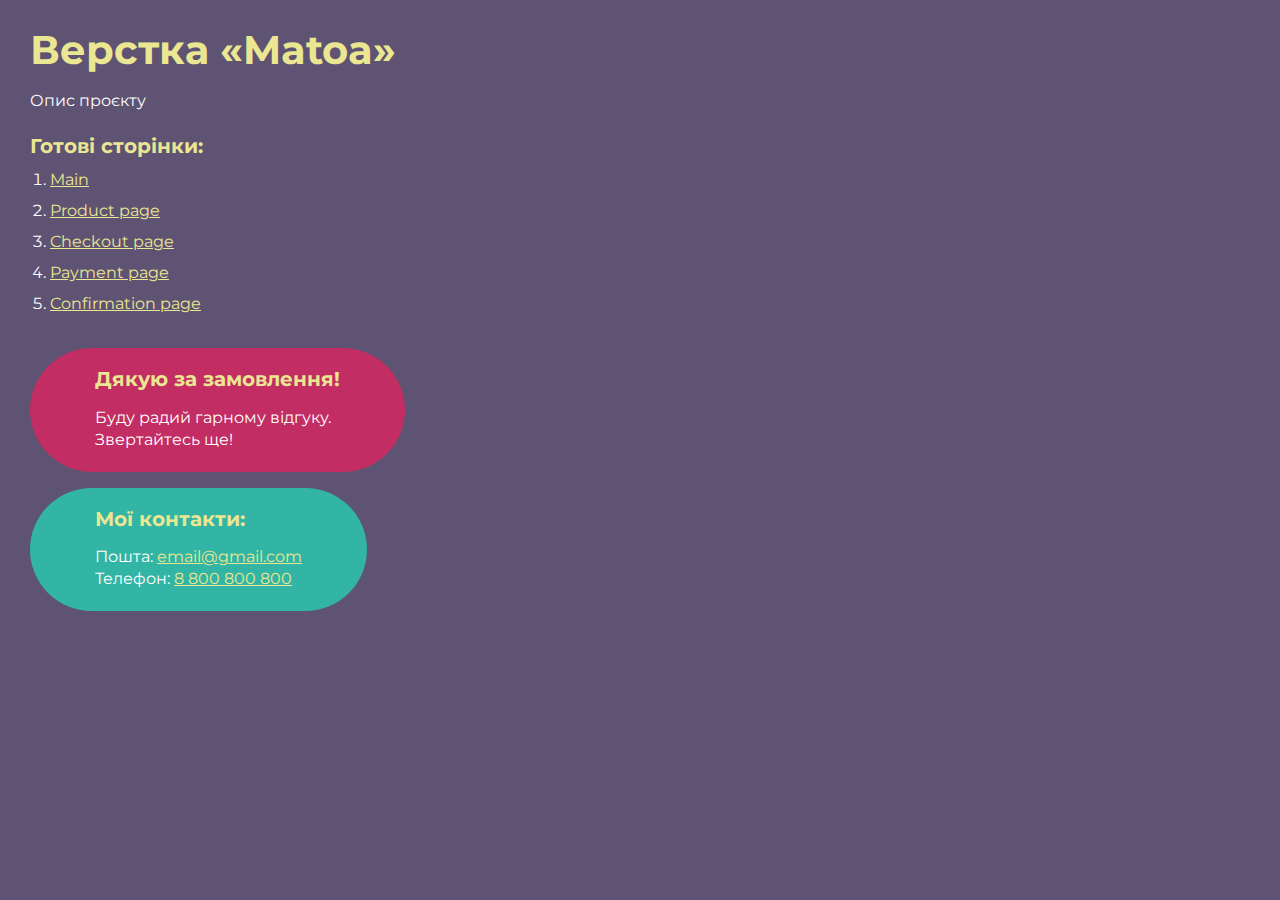
<file: index.html>
<!DOCTYPE html>
<html>

<head>
	<meta charset="UTF-8">
	<meta name="viewport" content="width=device-width, initial-scale=1.0">
	<title>Верстка «Matoa»</title>
</head>

<body>
	<div class="rootpage">
		<h1>Верстка «Matoa»</h1>
		<div class="rootpage__info">
			Опис проєкту
		</div>
		<h2>Готові сторінки:</h2>
		<ol class="rootpage__list">
			<li><a target="_blank" href="home.html">Main</a></li>
			<li><a target="_blank" href="product.html">Product page</a></li>
			<li><a target="_blank" href="checkout.html">Checkout page</a></li>
			<li><a target="_blank" href="payment.html">Payment page</a></li>
			<li><a target="_blank" href="confirmation.html">Confirmation page</a></li>
		</ol>
		<div class="rootpage__tnx">
			<h2>Дякую за замовлення!</h2>
			<p>Буду радий гарному відгуку.</p>
			<p>Звертайтесь ще!</p>
		</div>
		<div class="rootpage__contacts">
			<h2>Мої контакти:</h2>
			<p>Пошта: <a href="mailto:email@gmail.com">email@gmail.com</a></p>
			<p>Телефон: <a href="tel:8800800800">8 800 800 800</a></p>
		</div>
	</div>
</body>
<style>
	@charset "UTF-8";
	@import url("https://fonts.googleapis.com/css?family=Montserrat:regular,700&display=swap");

	*,
	*::before,
	*::after {
		padding: 0px;
		margin: 0px;
		border: 0px;
		box-sizing: border-box;
	}

	html,
	body {
		height: 100%;
		margin: 0;
		padding: 0;
		min-width: 320px;
		width: 100%;
		color: #fff;
		background-color: #5e5373;
	}

	body {
		font-family: Montserrat;
		font-size: 100%;
		line-height: 1;
		font-size: 1rem;
	}

	a {
		text-decoration: underline;
		color: #ebe691
	}

	a:visited {
		text-decoration: underline;
		color: #aaa768;
	}

	a:hover {
		text-decoration: none;
	}

	ul li {
		list-style: none;
	}

	img {
		vertical-align: top;
	}

	.wrapper {
		width: 100%;
		min-height: 100%;
		overflow: hidden;
	}

	.rootpage {
		padding: 30px;
		display: flex;
		flex-direction: column;
		align-items: flex-start;
	}

	@media (max-width: 767px) {
		.rootpage {
			padding: 30px 15px;
		}
	}

	h1 {
		color: #ebe691;
		font-size: 2.5rem;
		margin: 0px 0px 1.25rem 0px;
	}

	@media (max-width: 767px) {
		h1 {
			font-size: 1.85rem;
			margin: 0px 0px 1.25rem 0px;
		}
	}

	h2 {
		color: #ebe691;
		font-size: 1.25rem;
		margin: 0px 0px 1rem 0px;
	}

	@media (max-width: 767px) {
		h2 {
			font-size: 1.125rem;
			margin: 0px 0px 1rem 0px;
		}
	}

	.rootpage__info {
		line-height: 140%;
		margin: 0px 0px 1.5rem 0px;
	}

	.rootpage__list {
		margin: 0px 0px 2.25rem 1.25rem;
	}

	.rootpage__list li:not(:last-child) {
		margin: 0px 0px 15px 0px;
	}

	.rootpage__contacts,
	.rootpage__tnx {
		border-radius: 200px;
		padding: 20px 65px;
		line-height: 140%;
	}

	@media (max-width: 767px) {

		.rootpage__contacts,
		.rootpage__tnx {
			border-radius: 40px;
			padding: 20px;
		}
	}

	.rootpage__contacts {
		background: #32b5a4;

	}

	.rootpage__contacts a {
		color: #ebe691;
	}

	.rootpage__tnx {
		background: #c22d63;
		margin: 0px 0px 1rem 0px;
	}
</style>

</html>
</file>
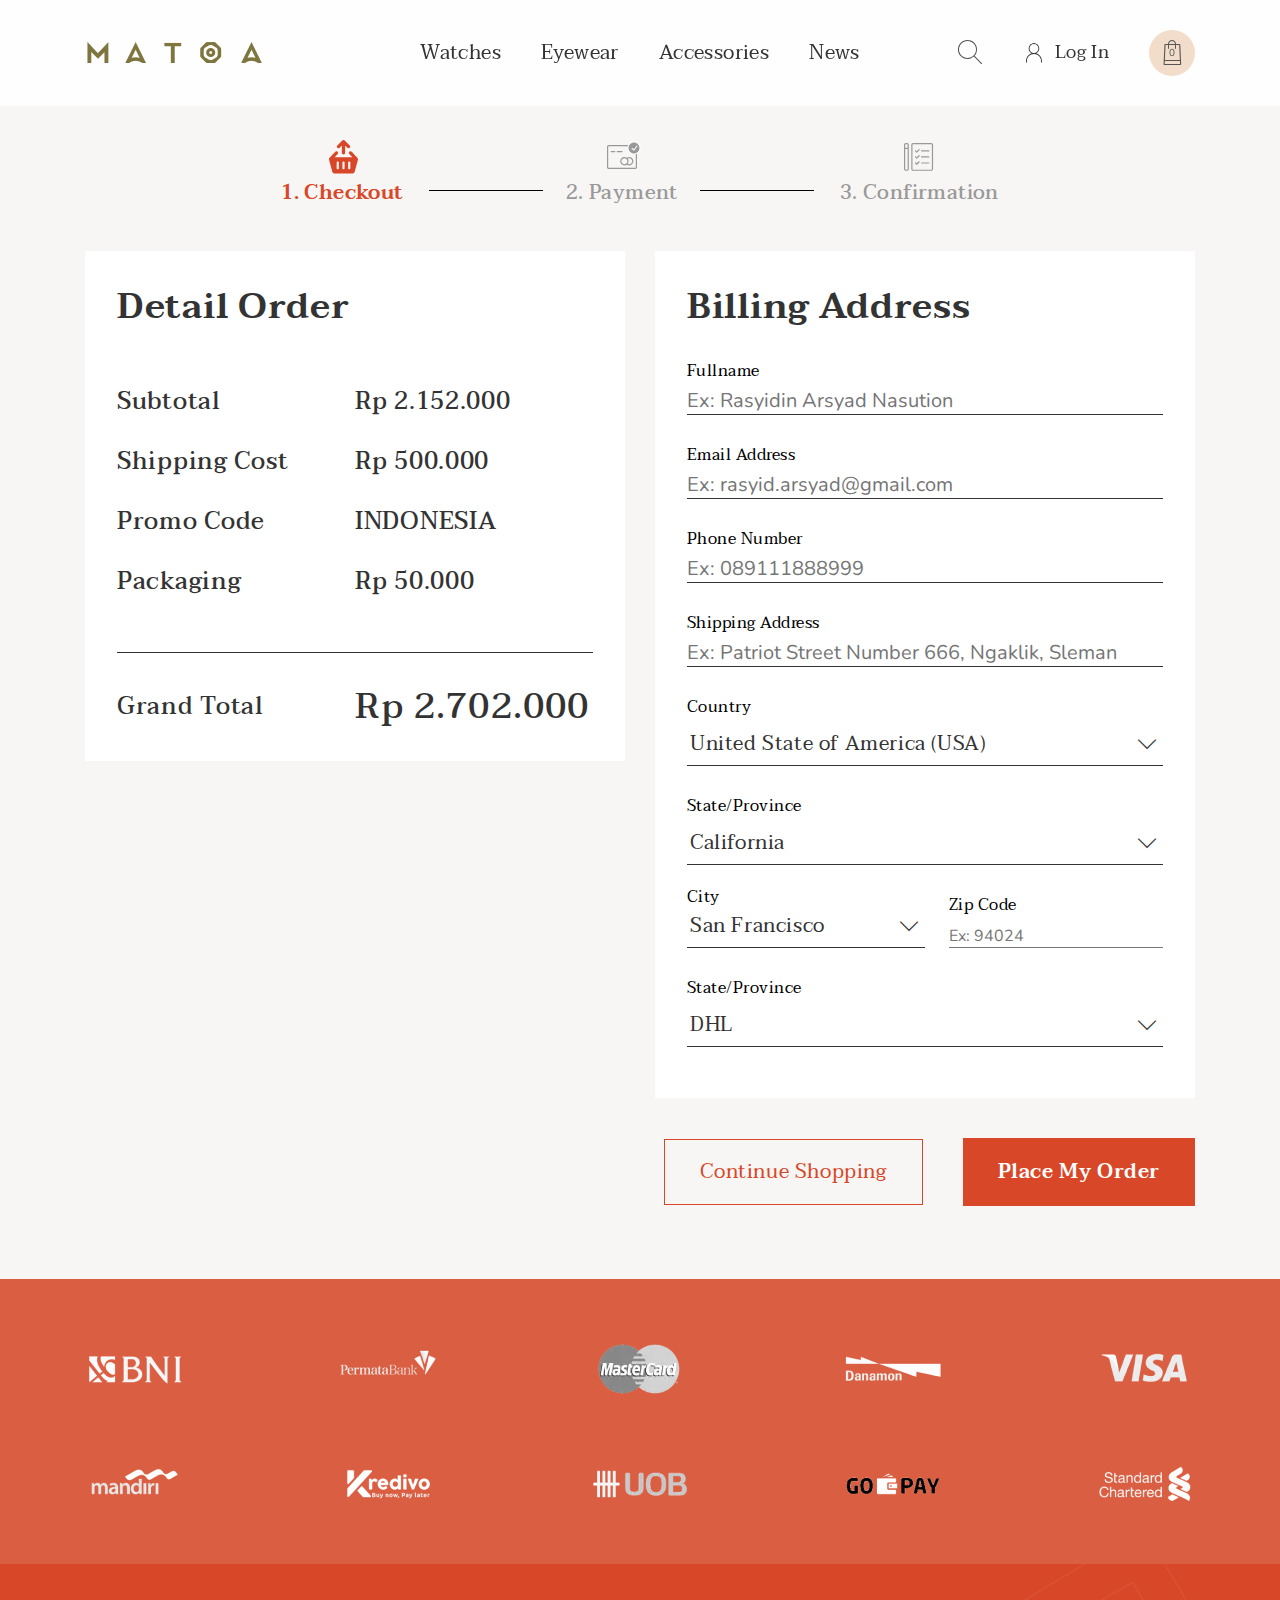
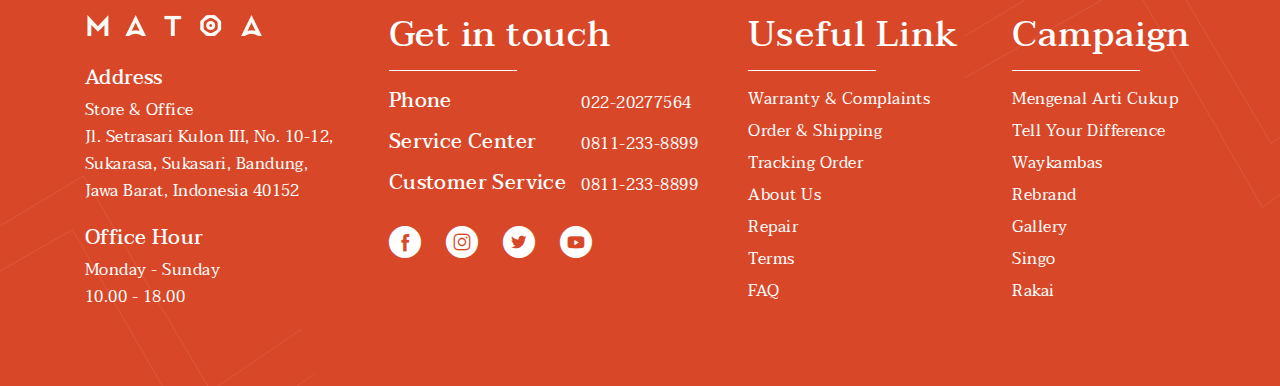
<file: checkout.html>
<!DOCTYPE html>
<html lang="en">

<head>
	<title>Checkout page</title>
	<meta charset="UTF-8">
	<meta name="format-detection" content="telephone=no">
	<!-- <style>body{opacity: 0;}</style> -->
	<link rel="stylesheet" href="css/style.min.css?_v=20231129140637">
	<link rel="shortcut icon" href="favicon.ico">
	<!-- <meta name="robots" content="noindex, nofollow"> -->
	<meta name="viewport" content="width=device-width, initial-scale=1.0">
</head>

<body>
	<div class="wrapper">
		<header class="header" data-lp>
			<div class="header__container">
				<a href class="header__logo"><picture><source srcset="img/logo.webp" type="image/webp"><img src="img/logo.png" alt></picture></a>
				<div class="header__menu menu">
					<nav class="menu__body">
						<ul class="menu__list">
							<li class="menu__item"><a href class="menu__link">Watches</a></li>
							<li class="menu__item"><a href class="menu__link">Eyewear</a></li>
							<li class="menu__item"><a href class="menu__link">Accessories</a></li>
							<li class="menu__item"><a href class="menu__link">News</a></li>
						</ul>
						<!-- here -->
					</nav>
				</div>
				<div class="header__actions actions-header">
					<a data-popup="#search" href class="actions-header__search _icon-search"></a>
					<a data-da=".menu__body, 400" href class="actions-header__login _icon-user">Log
						In</a>
					<a data-popup="#cart" href class="actions-header__cart _icon-cart"><span>0</span></a>
					<button type="button" class="icon-menu"><span></span></button>
				</div>
			</div>
		</header>
		<main class="checkout-page">
			<div class="checkout-page__checkout checkout">
				<div class="checkout__container">
					<div class="checkout__road road-checkout">
						<a href="#" class="road-checkout__checkout road-checkout__checkout--orange">
							<div class="road-checkout__image">
								<img src="img/checkout/01.svg" alt="Image">
							</div>
							<div class="road-checkout__lable">1. Checkout</div>
						</a>
						<a href="#" class="road-checkout__checkout">
							<div class="road-checkout__image">
								<img src="img/checkout/02.svg" alt="Image">
							</div>
							<div class="road-checkout__lable">2. Payment</div>
						</a>
						<a href="#" class="road-checkout__checkout">
							<div class="road-checkout__image">
								<img src="img/checkout/03.svg" alt="Image">
							</div>
							<div class="road-checkout__lable">3. Confirmation</div>
						</a>
					</div>
					<form action="#" class="checkout__body body-checkout">
						<div class="body-checkout__content">
							<div class="body-checkout__detail detail-checkout">
								<h3 class="detail-checkout__title order-title">Detail Order</h3>
								<div class="detail-checkout__info">
									<div class="detail-checkout__total">
										<div class="detail-checkout__total-lable">Subtotal</div>
										<div class="detail-checkout__total-price">Rp 2.152.000</div>
									</div>
									<div class="detail-checkout__shippping">
										<div class="detail-checkout__shippping-lable">Shipping Cost</div>
										<div class="detail-checkout__shippping-price">Rp 500.000</div>
									</div>
									<div class="detail-checkout__promo">
										<div class="detail-checkout__promo-lable">Promo Code</div>
										<div class="detail-checkout__promo-price">INDONESIA</div>
									</div>
									<div class="detail-checkout__packaging">
										<div class="detail-checkout__packaging-lable">Packaging</div>
										<div class="detail-checkout__packaging-price">Rp 50.000</div>
									</div>
								</div>
								<div class="detail-checkout__grandtotal">
									<div class="detail-checkout__grandtotal-lable">Grand Total</div>
									<div class="detail-checkout__grandtotal-price">Rp 2.702.000</div>
								</div>
							</div>
							<div class="body-checkout__billing billing-checkout">
								<div class="billing-checkout__form">
									<h3 class="billing-checkout__title order-title ">Billing Address</h3>
									<div class="billing-checkout__lines">
										<label for="l-1">Fullname</label>
										<div class="billing-checkout__line">
											<input id="l-1" autocomplete="off" type="text" name="name" data-error="Error" placeholder="Ex: Rasyidin Arsyad Nasution" class="input">
										</div>
									</div>
									<div class="billing-checkout__lines">
										<label for="l-2">Email Address</label>
										<div class="billing-checkout__line">
											<input id="l-2" autocomplete="off" type="email" name="email" data-error="Error" placeholder="Ex: rasyid.arsyad@gmail.com" class="input">
										</div>
									</div>
									<div class="billing-checkout__lines">
										<label for="l-3">Phone Number</label>
										<div class="billing-checkout__line">
											<input id="l-3" autocomplete="off" type="tel" name="tel" data-error="Error" placeholder="Ex: 089111888999" class="input">
										</div>
									</div>
									<div class="billing-checkout__lines">
										<label for="l-1">Shipping Address</label>
										<div class="billing-checkout__line">
											<input id="l-1" autocomplete="off" type="text" name="name" data-error="Error" placeholder="Ex: Patriot Street Number 666, Ngaklik, Sleman" class="input">
										</div>
									</div>
									<div class="billing-checkout__select-country ">
										<div class="billing-checkout__select-title">Country</div>
										<select name="form[]" data-class-modif="checkout">
											<option value="1" selected>United State of America (USA)</option>
											<option value="2">Canada</option>
											<option value="3">United State of America (USA)</option>
											<option value="4">Franch</option>
										</select>
									</div>
									<div class="billing-checkout__select-province ">
										<div class="billing-checkout__select-province-title">State/Province</div>
										<select name="form[]" data-class-modif="form">
											<option value="1" selected>California</option>
											<option value="2">California</option>
											<option value="3">California</option>
											<option value="4">California</option>
										</select>
									</div>
									<div class="billing-checkout__city-code">
										<div class="billing-checkout__city ">
											<div class="billing-checkout__city-title">City</div>
											<select name="form[]" data-class-modif="form">
												<option value="1" selected>San Francisco</option>
												<option value="2">San Francisco</option>
												<option value="3">San Francisco</option>
												<option value="4">San Francisco</option>
											</select>
										</div>
										<div class="billing-checkout__code ">
											<div class="billing-checkout__code-title">Zip Code</div>
											<div class="billing-checkout__code-line">
												<input autocomplete="off" type="text" name="code" placeholder="Ex: 94024" class="input">
											</div>

										</div>
									</div>
									<div class="billing-checkout__select-courier ">
										<div class="billing-checkout__select-courier-title">State/Province</div>
										<select name="form[]" data-class-modif="form">
											<option value="1" selected>DHL</option>
											<option value="2">DHL</option>
											<option value="3">DHL</option>
											<option value="4">DHL</option>
										</select>
									</div>
								</div>
							</div>
						</div>
						<div class="body-checkout__action">
							<button type="submit" class="border-button border-button_big">Continue
								Shopping</button>
							<button type="submit" class="button button_big">Place My Order</button>
						</div>
					</form>
				</div>
			</div>
			<div class="checkout-page__clients clients">
				<div class="clients__container">
					<div class="clients__item">
						<picture><source srcset="img/clients/01.webp" type="image/webp"><img src="img/clients/01.png" alt="Image"></picture>
					</div>
					<div class="clients__item">
						<picture><source srcset="img/clients/02.webp" type="image/webp"><img src="img/clients/02.png" alt="Image"></picture>
					</div>
					<div class="clients__item">
						<picture><source srcset="img/clients/03.webp" type="image/webp"><img src="img/clients/03.png" alt="Image"></picture>
					</div>
					<div class="clients__item">
						<picture><source srcset="img/clients/04.webp" type="image/webp"><img src="img/clients/04.png" alt="Image"></picture>
					</div>
					<div class="clients__item">
						<picture><source srcset="img/clients/05.webp" type="image/webp"><img src="img/clients/05.png" alt="Image"></picture>
					</div>
					<div class="clients__item">
						<picture><source srcset="img/clients/06.webp" type="image/webp"><img src="img/clients/06.png" alt="Image"></picture>
					</div>
					<div class="clients__item">
						<picture><source srcset="img/clients/07.webp" type="image/webp"><img src="img/clients/07.png" alt="Image"></picture>
					</div>
					<div class="clients__item">
						<picture><source srcset="img/clients/08.webp" type="image/webp"><img src="img/clients/08.png" alt="Image"></picture>
					</div>
					<div class="clients__item">
						<picture><source srcset="img/clients/09.webp" type="image/webp"><img src="img/clients/09.png" alt="Image"></picture>
					</div>
					<div class="clients__item">
						<picture><source srcset="img/clients/10.webp" type="image/webp"><img src="img/clients/10.png" alt="Image"></picture>
					</div>
				</div>
			</div>
		</main>
		<footer data-spollers="991.98,max" class="footer">
			<div class="footer__container">
				<div class="footer__column">
					<a href="#" class="footer__logo">
						<picture><source srcset="img/logo-footer.webp" type="image/webp"><img src="img/logo-footer.png" alt=""></picture>
					</a>
					<div class="footer__blocks">
						<div class="footer__block">
							<h3 class="footer__label label-footer">Address</h3>
							<div class="footer__text">
								<p>Store & Office</p>
								<p>Jl. Setrasari Kulon III, No. 10-12,</p>
								<p>Sukarasa, Sukasari, Bandung,</p>
								<p>Jawa Barat, Indonesia 40152</p>
							</div>
						</div>
						<div class="footer__block">
							<h3 class="footer__label label-footer">Office Hour</h3>
							<div class="footer__text">
								<p>Monday - Sunday</p>
								<p>10.00 - 18.00</p>
							</div>
						</div>
					</div>
				</div>
				<div class="footer__column">
					<button type="button" data-spoller class="footer__title title title_white _icon-arrow-select">Get in touch</button>
					<div class="footer__contacts contacts-footer">
						<div class="contacts-footer__body">
							<div class="contacts-footer__label label-footer">Phone</div>
							<a href="tel:02220277564" class="contacts-footer__value">022-20277564</a>
							<div class="contacts-footer__label label-footer">Service Center</div>
							<a href="tel:02220277564" class="contacts-footer__value">0811-233-8899</a>
							<div class="contacts-footer__label label-footer">Customer Service</div>
							<a href="tel:02220277564" class="contacts-footer__value">0811-233-8899</a>
							<div class="footer__social social">
								<a href="#" class="social__item _icon-s-facebook"></a>
								<a href="#" class="social__item _icon-s-instagram"></a>
								<a href="#" class="social__item _icon-s-twitter"></a>
								<a href="#" class="social__item _icon-s-youtube"></a>
							</div>
						</div>
					</div>
				</div>
				<div class="footer__column">
					<button type="button" data-spoller class="footer__title title title_white _icon-arrow-select">Useful Link</button>
					<nav class="footer__menu menu-footer">
						<ul class="menu-footer__list">
							<li class="menu-footer__item"><a href="" class="menu-footer__link">Warranty & Complaints</a></li>
							<li class="menu-footer__item"><a href="" class="menu-footer__link">Order & Shipping</a></li>
							<li class="menu-footer__item"><a href="" class="menu-footer__link">Tracking Order</a></li>
							<li class="menu-footer__item"><a href="" class="menu-footer__link">About Us</a></li>
							<li class="menu-footer__item"><a href="" class="menu-footer__link">Repair</a></li>
							<li class="menu-footer__item"><a href="" class="menu-footer__link">Terms</a></li>
							<li class="menu-footer__item"><a href="" class="menu-footer__link">FAQ</a></li>
						</ul>
					</nav>
				</div>
				<div class="footer__column">
					<button type="button" data-spoller class="footer__title title title_white _icon-arrow-select">Campaign</button>
					<nav class="footer__menu menu-footer">
						<ul class="menu-footer__list">
							<li class="menu-footer__item"><a href="" class="menu-footer__link">Mengenal Arti Cukup</a></li>
							<li class="menu-footer__item"><a href="" class="menu-footer__link">Tell Your Difference</a></li>
							<li class="menu-footer__item"><a href="" class="menu-footer__link">Waykambas</a></li>
							<li class="menu-footer__item"><a href="" class="menu-footer__link">Rebrand</a></li>
							<li class="menu-footer__item"><a href="" class="menu-footer__link">Gallery</a></li>
							<li class="menu-footer__item"><a href="" class="menu-footer__link">Singo</a></li>
							<li class="menu-footer__item"><a href="" class="menu-footer__link">Rakai</a></li>
						</ul>
					</nav>
				</div>
			</div>
		</footer>
	</div>
	<div id="search" aria-hidden="true" class="popup popup_search">
		<div class="popup__wrapper">
			<div class="popup__content">
				<button data-close type="button" class="popup__close"></button>
				<div class="popup__text">
					<form action="#" method="get" class="seach-form">
						<div class="seach-form__title title title_small">Search</div>
						<div class="seach-form__body">
							<div class="seach-form__line">
								<input data-required autocomplete="off" type="text" name="form[]" data-error="Error" placeholder="Пошук" class="seach-form__input input">
							</div>
							<button type="submit" class="button _icon-search"></button>
						</div>
					</form>
				</div>
			</div>
		</div>
	</div>

	<div id="cart" aria-hidden="true" class="popup popup_cart">
		<div class="popup__wrapper">
			<div class="popup__content">
				<button data-close type="button" class="popup__close"></button>
				<div class="popup__text">
					<form action="#" class="cart">
						<div class="cart__items">
							<div class="cart__item item-cart">
								<a href class="item-cart__image">
									<picture><source srcset="img/product/images/preview/01.webp" type="image/webp"><img src="img/product/images/preview/01.png" alt="Image"></picture>
								</a>
								<div class="item-cart__body">
									<a href class="item-cart__title">Way Kambas Mini Ebony</a>
									<div class="item-cart__old-price old-price">Rp 1.280.000</div>
									<div class="item-cart__price">Rp 1.024.000</div>
									<div class="item-cart__options options-item-cart">
										<div class="options-item-cart__label">Custom Engrave</div>
										<div class="options-item-cart__value">“Happy | Birthday | from”</div>
									</div>
								</div>
								<div class="item-cart__info">
									<div class="item-cart__packaging">
										<div class="item-cart__label">Select Packaging</div>
										<select name="form[]" data-class-modif="cart">
											<option value="1" selected>Wooden Packaging (Rp 50.000)</option>
											<option value="2">Wooden Packaging (Rp 40.000)</option>
											<option value="3">Wooden Packaging (Rp 30.000)</option>
											<option value="4">Wooden Packaging (Rp 20.000)</option>
										</select>
									</div>
									<div class="item-cart__actions">
										<div data-quantity class="item-cart__quantity quantity">
											<button data-quantity-minus type="button" class="quantity__button quantity__button_minus"></button>
											<div class="quantity__input">
												<input data-quantity-value autocomplete="off" type="text" name="form[]" value="1">
											</div>
											<button data-quantity-plus type="button" class="quantity__button quantity__button_plus"></button>
										</div>
										<div class="item-cart__total">Rp 2.048.000</div>
										<button class="item-cart__delete _icon-delete"></button>
									</div>
								</div>
							</div>
							<div class="cart__item item-cart">
								<a href class="item-cart__image">
									<picture><source srcset="img/product/images/preview/02.webp" type="image/webp"><img src="img/product/images/preview/02.png" alt="Image"></picture>
								</a>
								<div class="item-cart__body">
									<a href class="item-cart__title">Way Kambas Mini Ebony</a>
									<div class="item-cart__price">Rp 1.024.000</div>
									<div class="item-cart__options options-item-cart">
										<div class="options-item-cart__label">Custom Engrave</div>
										<div class="options-item-cart__value">“Happy | Birthday | from”</div>
									</div>
								</div>
								<div class="item-cart__info">
									<div class="item-cart__packaging">
										<div class="item-cart__label">Select Packaging</div>
										<select name="form[]" data-class-modif="cart">
											<option value="1" selected>Wooden Packaging (Rp 50.000)</option>
											<option value="2">Wooden Packaging (Rp 40.000)</option>
											<option value="3">Wooden Packaging (Rp 30.000)</option>
											<option value="4">Wooden Packaging (Rp 20.000)</option>
										</select>
									</div>
									<div class="item-cart__actions">
										<div data-quantity class="item-cart__quantity quantity">
											<button data-quantity-minus type="button" class="quantity__button quantity__button_minus"></button>
											<div class="quantity__input">
												<input data-quantity-value autocomplete="off" type="text" name="form[]" value="1">
											</div>
											<button data-quantity-plus type="button" class="quantity__button quantity__button_plus"></button>
										</div>
										<div class="item-cart__total">Rp 2.048.000</div>
										<button class="item-cart__delete _icon-delete"></button>
									</div>
								</div>
							</div>
						</div>
						<div class="cart__footer">
							<div class="cart__promo promo-cart">
								<label for="p-1" class="promo-cart__label">Kode Promo</label>
								<div class="promo-cart__line">
									<input id="p-1" autocomplete="off" type="text" name="promo" class="promo-cart__input">
								</div>
								<div class="promo-cart__info">35% OFF</div>
							</div>
							<div class="cart__total total-cart">
								<div class="total-cart__label">Total</div>
								<div class="total-cart__value">
									<div class="total-cart__old-price old-price">Rp 3.312.000</div>
									<div class="total-cart__price">Rp 2.152.000</div>
								</div>
							</div>
						</div>
						<button type="submit" class="cart__button button">Checkout</button>
					</form>
				</div>
			</div>
		</div>
	</div>
	<script src="js/app.min.js?_v=20231129140637"></script>
</body>

</html>
</file>
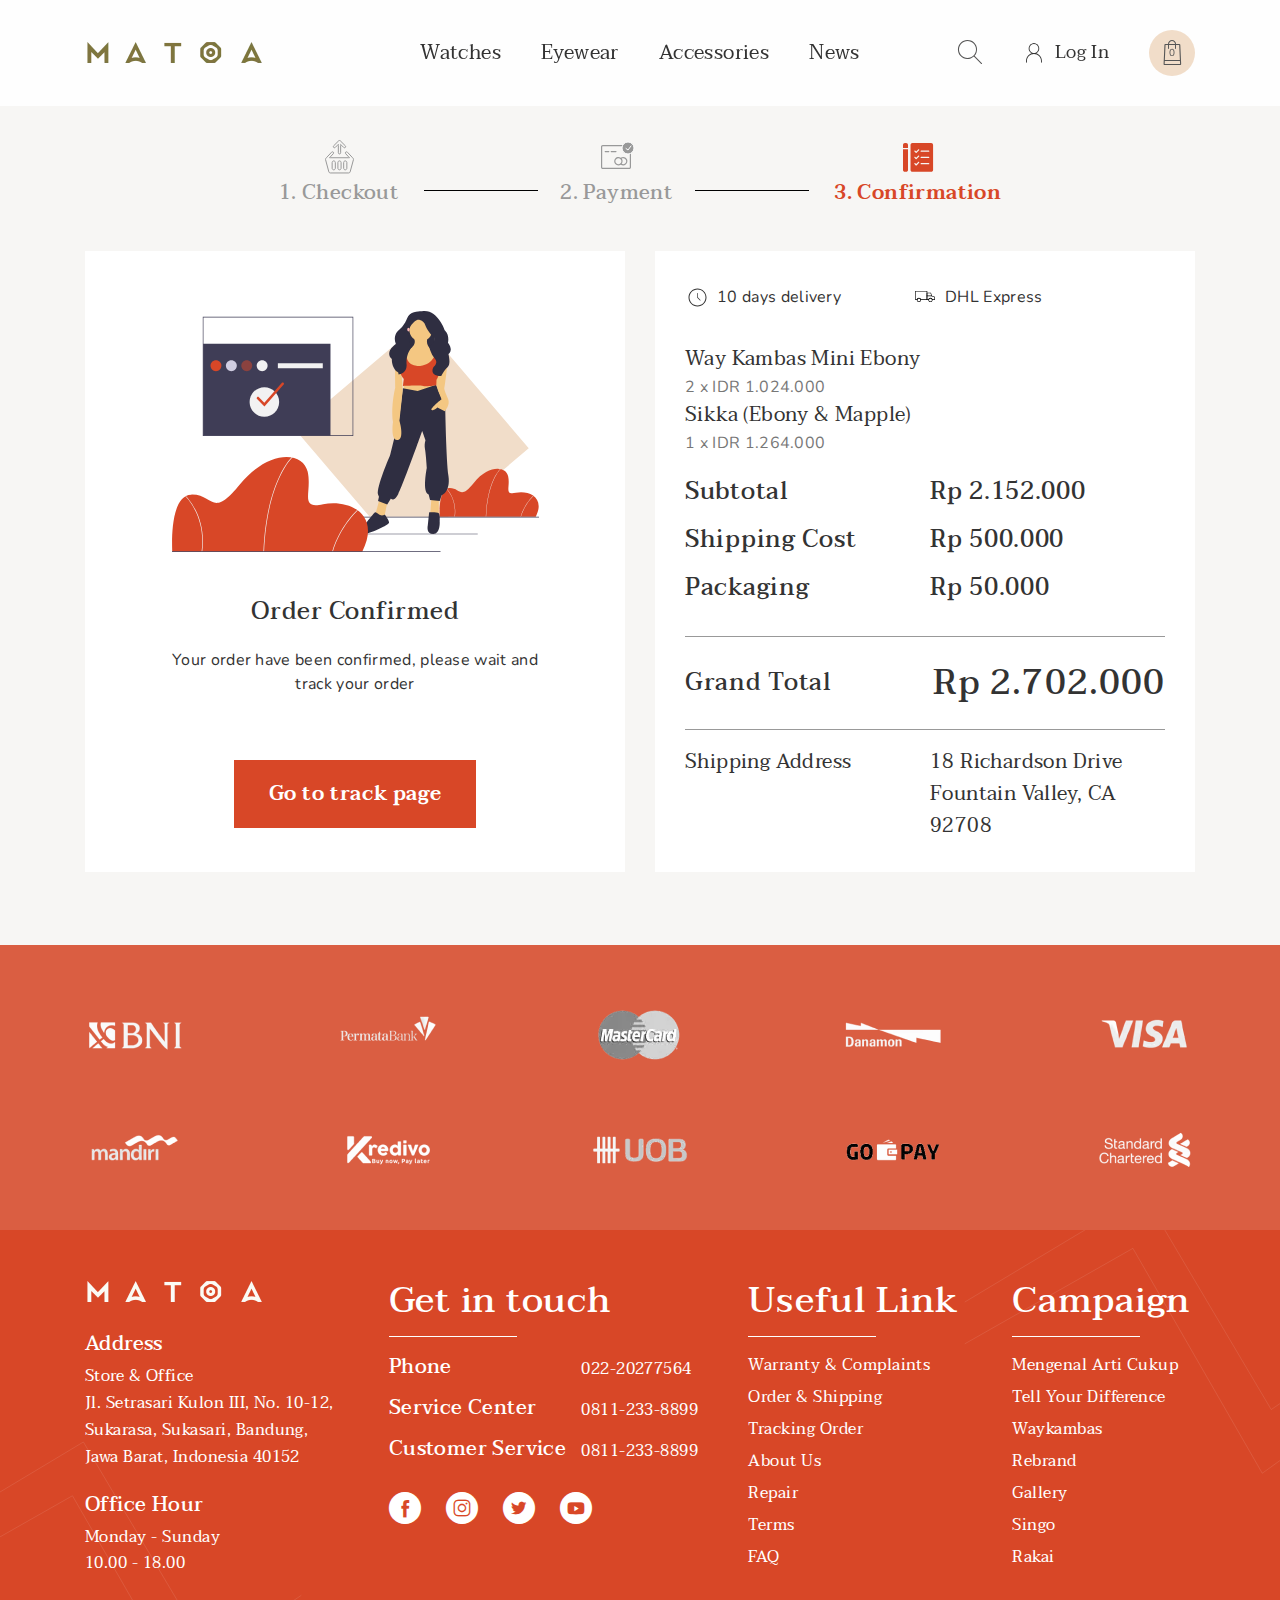
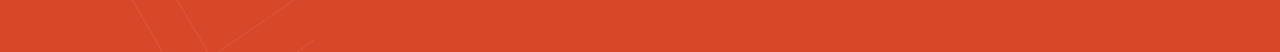
<file: confirmation.html>
<!DOCTYPE html>
<html lang="en">

<head>
	<title>Confirmation page</title>
	<meta charset="UTF-8">
	<meta name="format-detection" content="telephone=no">
	<!-- <style>body{opacity: 0;}</style> -->
	<link rel="stylesheet" href="css/style.min.css?_v=20231129140637">
	<link rel="shortcut icon" href="favicon.ico">
	<!-- <meta name="robots" content="noindex, nofollow"> -->
	<meta name="viewport" content="width=device-width, initial-scale=1.0">
</head>

<body>
	<div class="wrapper">
		<header class="header" data-lp>
			<div class="header__container">
				<a href class="header__logo"><picture><source srcset="img/logo.webp" type="image/webp"><img src="img/logo.png" alt></picture></a>
				<div class="header__menu menu">
					<nav class="menu__body">
						<ul class="menu__list">
							<li class="menu__item"><a href class="menu__link">Watches</a></li>
							<li class="menu__item"><a href class="menu__link">Eyewear</a></li>
							<li class="menu__item"><a href class="menu__link">Accessories</a></li>
							<li class="menu__item"><a href class="menu__link">News</a></li>
						</ul>
						<!-- here -->
					</nav>
				</div>
				<div class="header__actions actions-header">
					<a data-popup="#search" href class="actions-header__search _icon-search"></a>
					<a data-da=".menu__body, 400" href class="actions-header__login _icon-user">Log
						In</a>
					<a data-popup="#cart" href class="actions-header__cart _icon-cart"><span>0</span></a>
					<button type="button" class="icon-menu"><span></span></button>
				</div>
			</div>
		</header>
		<main class="confirmation-page ">
			<div class="confirmation-page__confirmation confirmation">
				<div class="confirmation__container">
					<div class="confirmation__road road-confirmation">
						<a href="#" class="road-confirmation__confirmation ">
							<div class="road-confirmation__image">
								<img src="img/confirmation/road/01.svg" alt="Image">
							</div>
							<div class="road-confirmation__lable">1. Checkout</div>
						</a>
						<a href="#" class="road-confirmation__confirmation ">
							<div class="road-confirmation__image">
								<img src="img/confirmation/road/02.svg" alt="Image">
							</div>
							<div class="road-confirmation__lable">2. Payment</div>
						</a>
						<a href="#" class="road-confirmation__confirmation road-confirmation__confirmation--orange">
							<div class="road-confirmation__image">
								<img src="img/confirmation/road/03.svg" alt="Image">
							</div>
							<div class="road-confirmation__lable">3. Confirmation</div>
						</a>
					</div>
					<div class="confirmation__content">
						<div class="confirmation__confirmed confirmed-body">

							<div class="confirmed-body__image">
								<img src="img/confirmation/order/01.svg" alt="Image">
							</div>
							<div class="confirmed-body__title">Order Confirmed</div>
							<div class="confirmed-body__text">Your order have been confirmed,
								please
								wait and track your order</div>

							<div class="confirmed-body__action">
								<button type="submit" class="button button_big">Go to track page</button>
							</div>
						</div>

						<div class="confirmation__body body-confirmation">
							<div class="body-confirmation__delivery delivery-confirmation">
								<div class="delivery-confirmation__time">10 days delivery</div>
								<div class="delivery-confirmation__express">DHL Express</div>
							</div>
							<div class="body-confirmation__product products-confirmation">
								<div class="products-confirmation__product">
									<div class="products-confirmation__name">Way Kambas Mini Ebony</div>
									<div class="products-confirmation__quantity">2 x IDR 1.024.000</div>
								</div>
								<div class="products-confirmation__product">
									<div class="products-confirmation__name">Sikka (Ebony & Mapple)</div>
									<div class="products-confirmation__quantity">1 x IDR 1.264.000</div>
								</div>
							</div>
							<div class="body-confirmation__prices price-confirmation">
								<div class="price-confirmation__total">
									<div class="price-confirmation__total-name">Subtotal</div>
									<div class="price-confirmation__total-value">Rp 2.152.000</div>
								</div>
								<div class="price-confirmation__shipping">
									<div class="price-confirmation__shipping-name">Shipping Cost</div>
									<div class="price-confirmation__shipping-value">Rp 500.000</div>
								</div>
								<div class="price-confirmation__packaging">
									<div class="price-confirmation__packaging-name">Packaging</div>
									<div class="price-confirmation__packaging-value">Rp 50.000</div>
								</div>
							</div>
							<div class="body-confirmation__grand-total">
								<div class="body-confirmation__grand-total-name">Grand Total</div>
								<div class="body-confirmation__grand-total-price">Rp 2.702.000</div>
							</div>
							<div class="body-confirmation__address">
								<div class="body-confirmation__address-name">Shipping Address</div>
								<div class="body-confirmation__address-value">18 Richardson Drive
									Fountain Valley, CA 92708</div>
							</div>
						</div>
					</div>
				</div>
			</div>
			<div class="confirmation-page__clients clients">
				<div class="clients__container">
					<div class="clients__item">
						<picture><source srcset="img/clients/01.webp" type="image/webp"><img src="img/clients/01.png" alt="Image"></picture>
					</div>
					<div class="clients__item">
						<picture><source srcset="img/clients/02.webp" type="image/webp"><img src="img/clients/02.png" alt="Image"></picture>
					</div>
					<div class="clients__item">
						<picture><source srcset="img/clients/03.webp" type="image/webp"><img src="img/clients/03.png" alt="Image"></picture>
					</div>
					<div class="clients__item">
						<picture><source srcset="img/clients/04.webp" type="image/webp"><img src="img/clients/04.png" alt="Image"></picture>
					</div>
					<div class="clients__item">
						<picture><source srcset="img/clients/05.webp" type="image/webp"><img src="img/clients/05.png" alt="Image"></picture>
					</div>
					<div class="clients__item">
						<picture><source srcset="img/clients/06.webp" type="image/webp"><img src="img/clients/06.png" alt="Image"></picture>
					</div>
					<div class="clients__item">
						<picture><source srcset="img/clients/07.webp" type="image/webp"><img src="img/clients/07.png" alt="Image"></picture>
					</div>
					<div class="clients__item">
						<picture><source srcset="img/clients/08.webp" type="image/webp"><img src="img/clients/08.png" alt="Image"></picture>
					</div>
					<div class="clients__item">
						<picture><source srcset="img/clients/09.webp" type="image/webp"><img src="img/clients/09.png" alt="Image"></picture>
					</div>
					<div class="clients__item">
						<picture><source srcset="img/clients/10.webp" type="image/webp"><img src="img/clients/10.png" alt="Image"></picture>
					</div>
				</div>
			</div>
		</main>
		<footer data-spollers="991.98,max" class="footer">
			<div class="footer__container">
				<div class="footer__column">
					<a href="#" class="footer__logo">
						<picture><source srcset="img/logo-footer.webp" type="image/webp"><img src="img/logo-footer.png" alt=""></picture>
					</a>
					<div class="footer__blocks">
						<div class="footer__block">
							<h3 class="footer__label label-footer">Address</h3>
							<div class="footer__text">
								<p>Store & Office</p>
								<p>Jl. Setrasari Kulon III, No. 10-12,</p>
								<p>Sukarasa, Sukasari, Bandung,</p>
								<p>Jawa Barat, Indonesia 40152</p>
							</div>
						</div>
						<div class="footer__block">
							<h3 class="footer__label label-footer">Office Hour</h3>
							<div class="footer__text">
								<p>Monday - Sunday</p>
								<p>10.00 - 18.00</p>
							</div>
						</div>
					</div>
				</div>
				<div class="footer__column">
					<button type="button" data-spoller class="footer__title title title_white _icon-arrow-select">Get in touch</button>
					<div class="footer__contacts contacts-footer">
						<div class="contacts-footer__body">
							<div class="contacts-footer__label label-footer">Phone</div>
							<a href="tel:02220277564" class="contacts-footer__value">022-20277564</a>
							<div class="contacts-footer__label label-footer">Service Center</div>
							<a href="tel:02220277564" class="contacts-footer__value">0811-233-8899</a>
							<div class="contacts-footer__label label-footer">Customer Service</div>
							<a href="tel:02220277564" class="contacts-footer__value">0811-233-8899</a>
							<div class="footer__social social">
								<a href="#" class="social__item _icon-s-facebook"></a>
								<a href="#" class="social__item _icon-s-instagram"></a>
								<a href="#" class="social__item _icon-s-twitter"></a>
								<a href="#" class="social__item _icon-s-youtube"></a>
							</div>
						</div>
					</div>
				</div>
				<div class="footer__column">
					<button type="button" data-spoller class="footer__title title title_white _icon-arrow-select">Useful Link</button>
					<nav class="footer__menu menu-footer">
						<ul class="menu-footer__list">
							<li class="menu-footer__item"><a href="" class="menu-footer__link">Warranty & Complaints</a></li>
							<li class="menu-footer__item"><a href="" class="menu-footer__link">Order & Shipping</a></li>
							<li class="menu-footer__item"><a href="" class="menu-footer__link">Tracking Order</a></li>
							<li class="menu-footer__item"><a href="" class="menu-footer__link">About Us</a></li>
							<li class="menu-footer__item"><a href="" class="menu-footer__link">Repair</a></li>
							<li class="menu-footer__item"><a href="" class="menu-footer__link">Terms</a></li>
							<li class="menu-footer__item"><a href="" class="menu-footer__link">FAQ</a></li>
						</ul>
					</nav>
				</div>
				<div class="footer__column">
					<button type="button" data-spoller class="footer__title title title_white _icon-arrow-select">Campaign</button>
					<nav class="footer__menu menu-footer">
						<ul class="menu-footer__list">
							<li class="menu-footer__item"><a href="" class="menu-footer__link">Mengenal Arti Cukup</a></li>
							<li class="menu-footer__item"><a href="" class="menu-footer__link">Tell Your Difference</a></li>
							<li class="menu-footer__item"><a href="" class="menu-footer__link">Waykambas</a></li>
							<li class="menu-footer__item"><a href="" class="menu-footer__link">Rebrand</a></li>
							<li class="menu-footer__item"><a href="" class="menu-footer__link">Gallery</a></li>
							<li class="menu-footer__item"><a href="" class="menu-footer__link">Singo</a></li>
							<li class="menu-footer__item"><a href="" class="menu-footer__link">Rakai</a></li>
						</ul>
					</nav>
				</div>
			</div>
		</footer>
	</div>
	<div id="search" aria-hidden="true" class="popup popup_search">
		<div class="popup__wrapper">
			<div class="popup__content">
				<button data-close type="button" class="popup__close"></button>
				<div class="popup__text">
					<form action="#" method="get" class="seach-form">
						<div class="seach-form__title title title_small">Search</div>
						<div class="seach-form__body">
							<div class="seach-form__line">
								<input data-required autocomplete="off" type="text" name="form[]" data-error="Error" placeholder="Пошук" class="seach-form__input input">
							</div>
							<button type="submit" class="button _icon-search"></button>
						</div>
					</form>
				</div>
			</div>
		</div>
	</div>

	<div id="cart" aria-hidden="true" class="popup popup_cart">
		<div class="popup__wrapper">
			<div class="popup__content">
				<button data-close type="button" class="popup__close"></button>
				<div class="popup__text">
					<form action="#" class="cart">
						<div class="cart__items">
							<div class="cart__item item-cart">
								<a href class="item-cart__image">
									<picture><source srcset="img/product/images/preview/01.webp" type="image/webp"><img src="img/product/images/preview/01.png" alt="Image"></picture>
								</a>
								<div class="item-cart__body">
									<a href class="item-cart__title">Way Kambas Mini Ebony</a>
									<div class="item-cart__old-price old-price">Rp 1.280.000</div>
									<div class="item-cart__price">Rp 1.024.000</div>
									<div class="item-cart__options options-item-cart">
										<div class="options-item-cart__label">Custom Engrave</div>
										<div class="options-item-cart__value">“Happy | Birthday | from”</div>
									</div>
								</div>
								<div class="item-cart__info">
									<div class="item-cart__packaging">
										<div class="item-cart__label">Select Packaging</div>
										<select name="form[]" data-class-modif="cart">
											<option value="1" selected>Wooden Packaging (Rp 50.000)</option>
											<option value="2">Wooden Packaging (Rp 40.000)</option>
											<option value="3">Wooden Packaging (Rp 30.000)</option>
											<option value="4">Wooden Packaging (Rp 20.000)</option>
										</select>
									</div>
									<div class="item-cart__actions">
										<div data-quantity class="item-cart__quantity quantity">
											<button data-quantity-minus type="button" class="quantity__button quantity__button_minus"></button>
											<div class="quantity__input">
												<input data-quantity-value autocomplete="off" type="text" name="form[]" value="1">
											</div>
											<button data-quantity-plus type="button" class="quantity__button quantity__button_plus"></button>
										</div>
										<div class="item-cart__total">Rp 2.048.000</div>
										<button class="item-cart__delete _icon-delete"></button>
									</div>
								</div>
							</div>
							<div class="cart__item item-cart">
								<a href class="item-cart__image">
									<picture><source srcset="img/product/images/preview/02.webp" type="image/webp"><img src="img/product/images/preview/02.png" alt="Image"></picture>
								</a>
								<div class="item-cart__body">
									<a href class="item-cart__title">Way Kambas Mini Ebony</a>
									<div class="item-cart__price">Rp 1.024.000</div>
									<div class="item-cart__options options-item-cart">
										<div class="options-item-cart__label">Custom Engrave</div>
										<div class="options-item-cart__value">“Happy | Birthday | from”</div>
									</div>
								</div>
								<div class="item-cart__info">
									<div class="item-cart__packaging">
										<div class="item-cart__label">Select Packaging</div>
										<select name="form[]" data-class-modif="cart">
											<option value="1" selected>Wooden Packaging (Rp 50.000)</option>
											<option value="2">Wooden Packaging (Rp 40.000)</option>
											<option value="3">Wooden Packaging (Rp 30.000)</option>
											<option value="4">Wooden Packaging (Rp 20.000)</option>
										</select>
									</div>
									<div class="item-cart__actions">
										<div data-quantity class="item-cart__quantity quantity">
											<button data-quantity-minus type="button" class="quantity__button quantity__button_minus"></button>
											<div class="quantity__input">
												<input data-quantity-value autocomplete="off" type="text" name="form[]" value="1">
											</div>
											<button data-quantity-plus type="button" class="quantity__button quantity__button_plus"></button>
										</div>
										<div class="item-cart__total">Rp 2.048.000</div>
										<button class="item-cart__delete _icon-delete"></button>
									</div>
								</div>
							</div>
						</div>
						<div class="cart__footer">
							<div class="cart__promo promo-cart">
								<label for="p-1" class="promo-cart__label">Kode Promo</label>
								<div class="promo-cart__line">
									<input id="p-1" autocomplete="off" type="text" name="promo" class="promo-cart__input">
								</div>
								<div class="promo-cart__info">35% OFF</div>
							</div>
							<div class="cart__total total-cart">
								<div class="total-cart__label">Total</div>
								<div class="total-cart__value">
									<div class="total-cart__old-price old-price">Rp 3.312.000</div>
									<div class="total-cart__price">Rp 2.152.000</div>
								</div>
							</div>
						</div>
						<button type="submit" class="cart__button button">Checkout</button>
					</form>
				</div>
			</div>
		</div>
	</div>
	<script src="js/app.min.js?_v=20231129140637"></script>
</body>

</html>
</file>
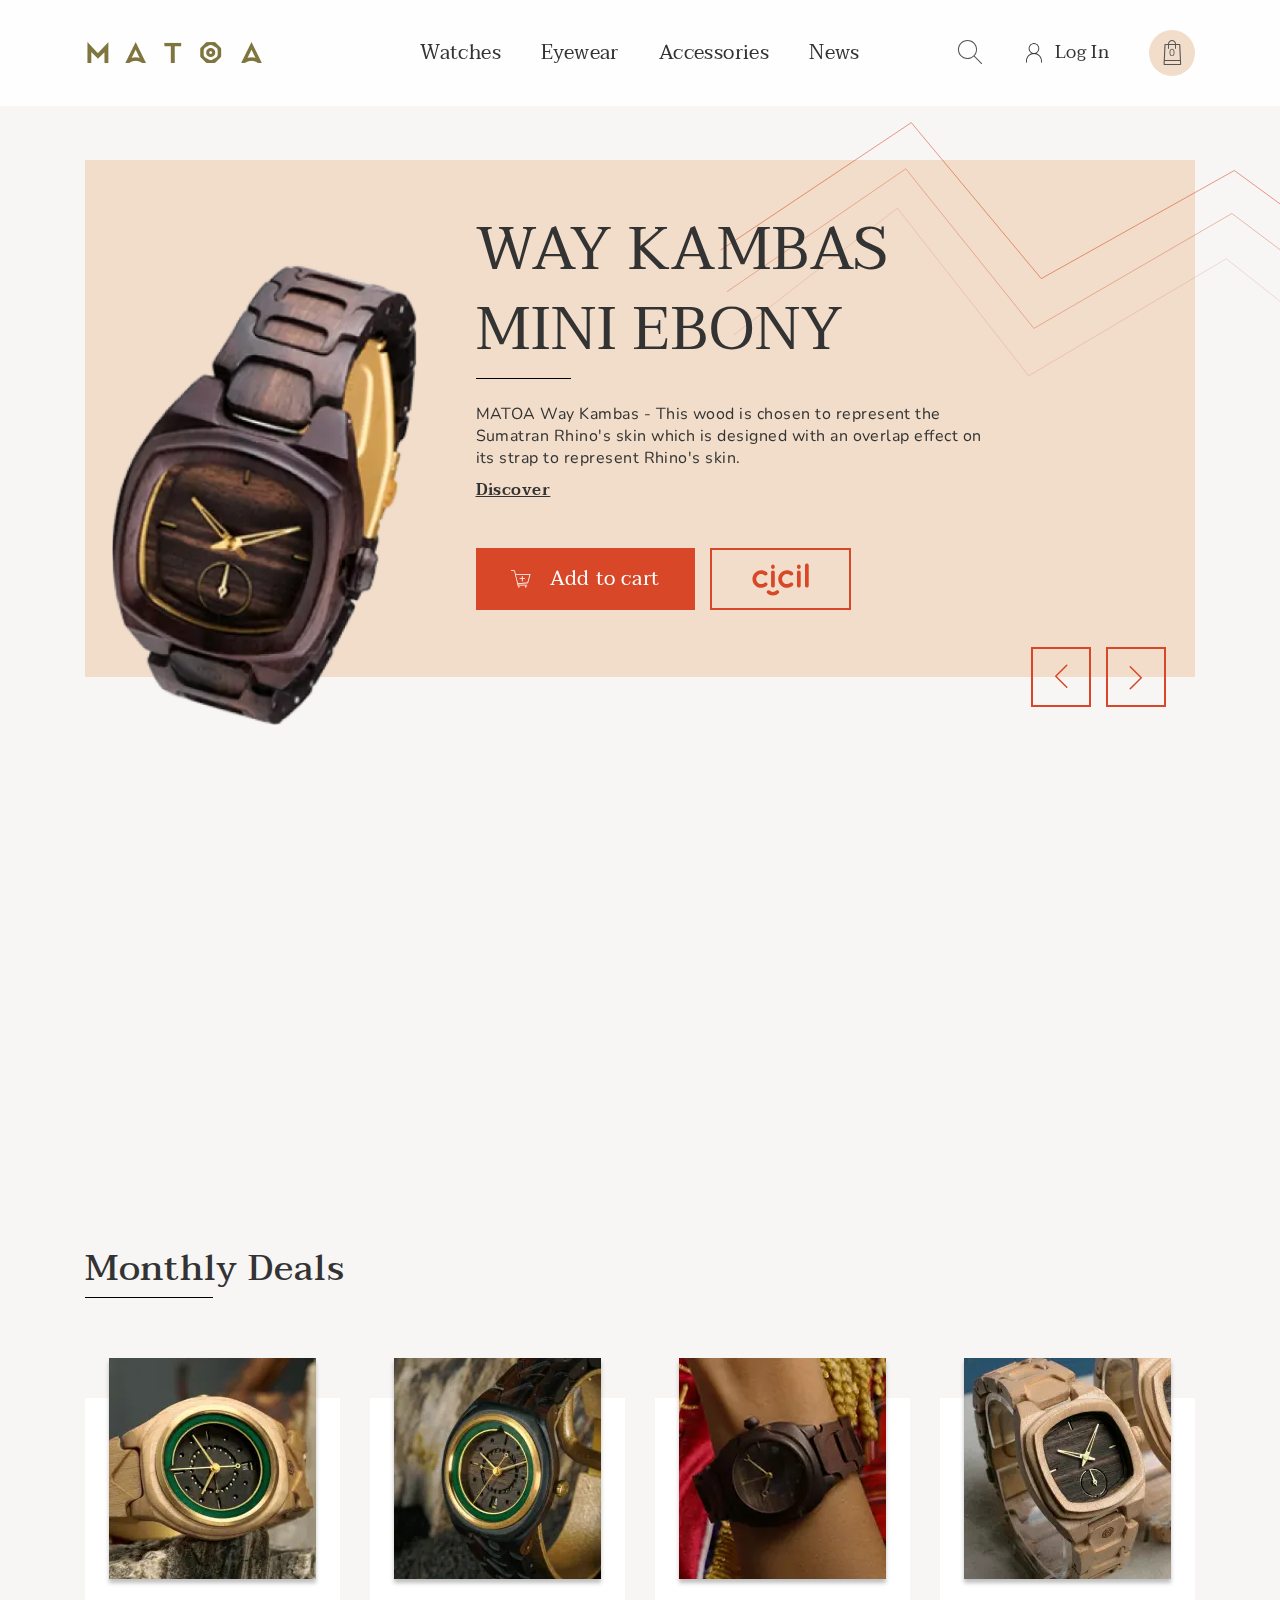
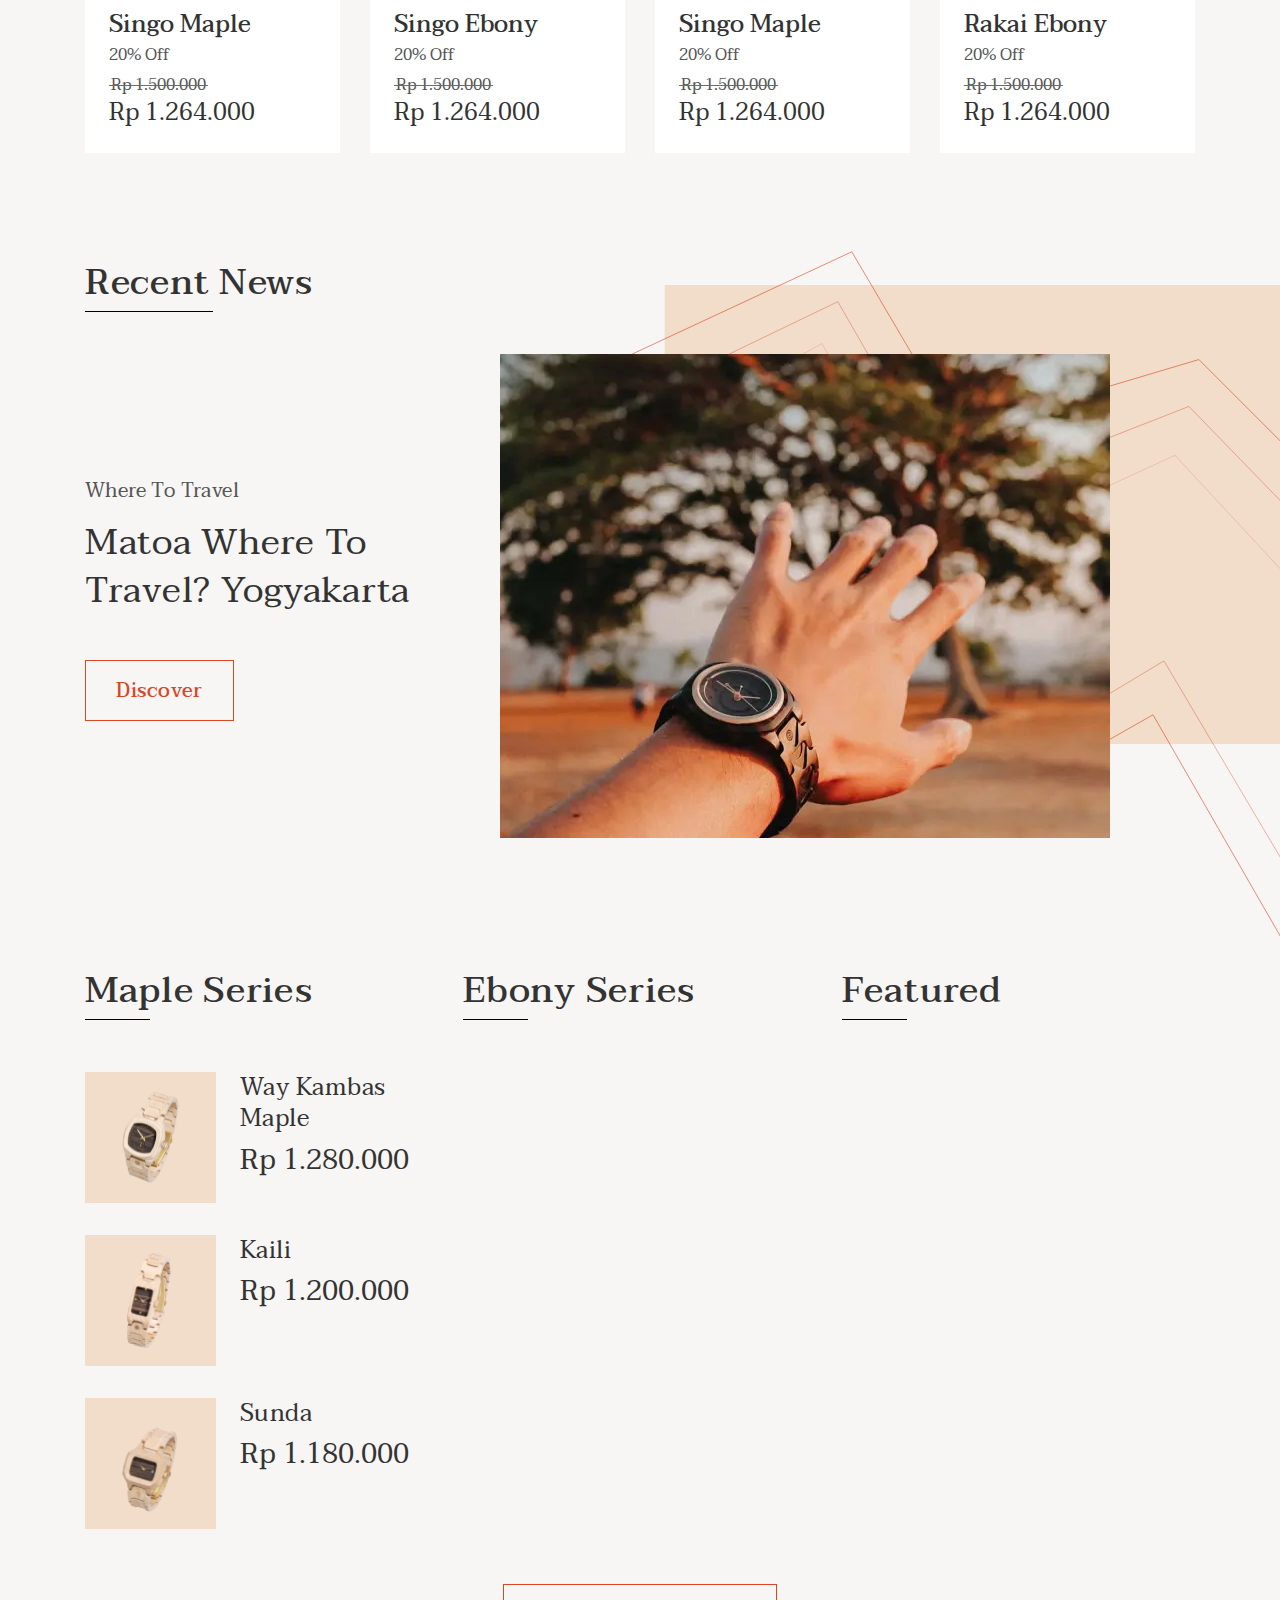
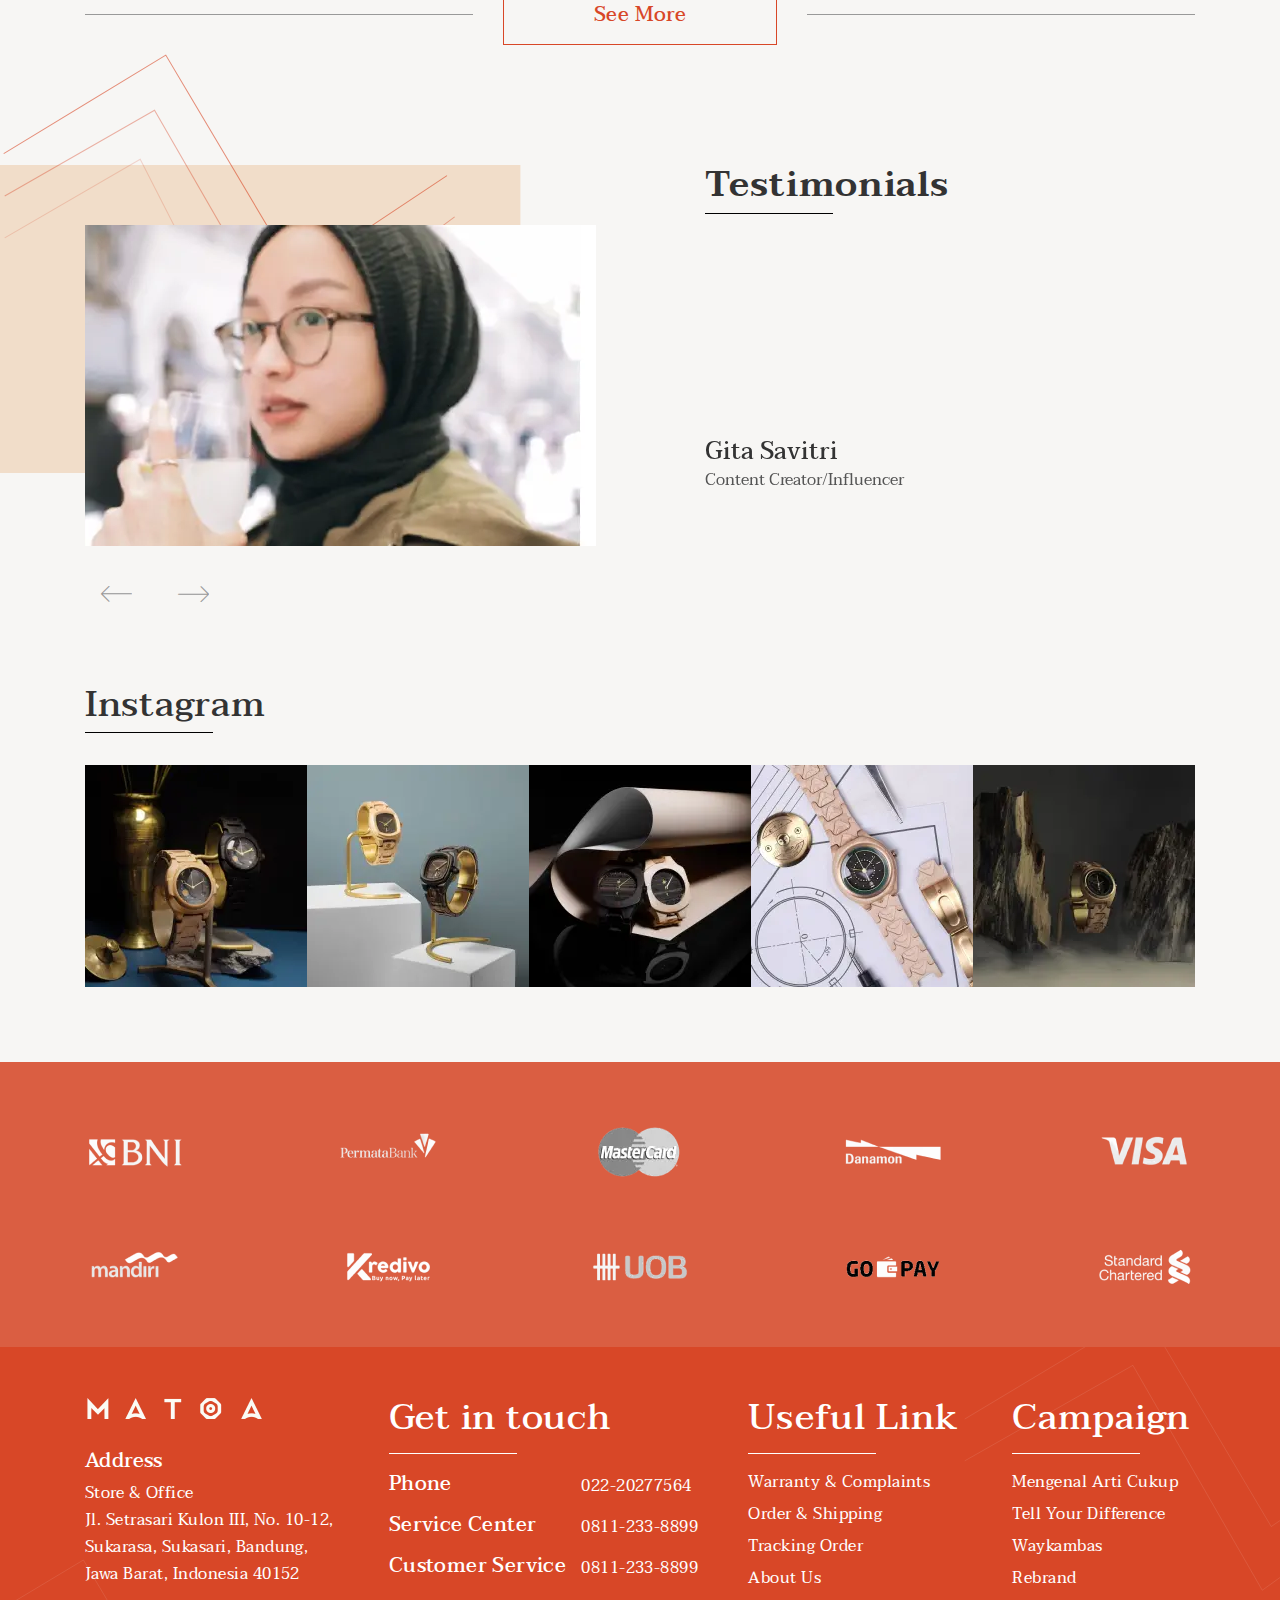
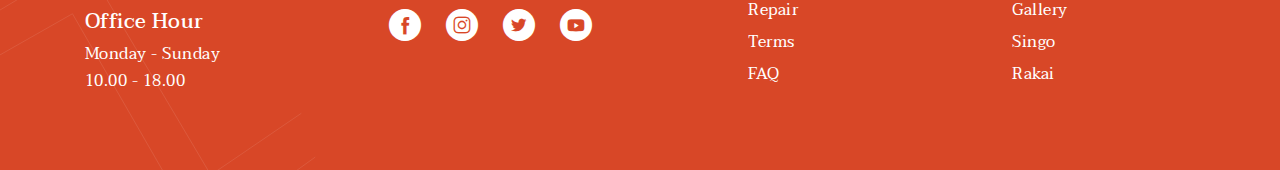
<file: home.html>
<!DOCTYPE html>
<html lang="en">

<head>
	<title>Matoa main</title>
	<meta charset="UTF-8">
	<meta name="format-detection" content="telephone=no">
	<!-- <style>body{opacity: 0;}</style> -->
	<link rel="stylesheet" href="css/style.min.css?_v=20231129140637">
	<link rel="shortcut icon" href="favicon.ico">
	<!-- <meta name="robots" content="noindex, nofollow"> -->
	<meta name="viewport" content="width=device-width, initial-scale=1.0">
</head>

<body>
	<div class="wrapper">
		<header class="header" data-lp>
			<div class="header__container">
				<a href class="header__logo"><picture><source srcset="img/logo.webp" type="image/webp"><img src="img/logo.png" alt></picture></a>
				<div class="header__menu menu">
					<nav class="menu__body">
						<ul class="menu__list">
							<li class="menu__item"><a href class="menu__link">Watches</a></li>
							<li class="menu__item"><a href class="menu__link">Eyewear</a></li>
							<li class="menu__item"><a href class="menu__link">Accessories</a></li>
							<li class="menu__item"><a href class="menu__link">News</a></li>
						</ul>
						<!-- here -->
					</nav>
				</div>
				<div class="header__actions actions-header">
					<a data-popup="#search" href class="actions-header__search _icon-search"></a>
					<a data-da=".menu__body, 400" href class="actions-header__login _icon-user">Log
						In</a>
					<a data-popup="#cart" href class="actions-header__cart _icon-cart"><span>0</span></a>
					<button type="button" class="icon-menu"><span></span></button>
				</div>
			</div>
		</header>
		<main class="page">
			<section class="page__main-slider main-slider">
				<div class="main-slider__container">
					<!-- Оболонка слайдера -->
					<div class="main-slider__slider swiper">
						<!-- Частина слайдера, що рухається -->
						<div class="main-slider__wrapper swiper-wrapper">
							<!-- Слайд -->
							<div class="main-slider__slide slide-main-slider swiper-slide">
								<div data-da=".slide-main-slider__body_1, 767.98, 1" class="slide-main-slider__image-ibg_contain">
									<picture><source srcset="img/main-slider/slider/image.webp" type="image/webp"><img src="img/main-slider/slider/image.png" alt="image"></picture>
								</div>
								<div class="slide-main-slider__body slide-main-slider__body_1">
									<h2 class="slide-main-slider__title">WAY KAMBAS MINI EBONY</h2>
									<div class="slide-main-slider__text text">MATOA Way Kambas - This wood
										is chosen to represent the Sumatran Rhino's skin which is designed
										with an overlap effect on its strap to represent Rhino's skin.</div>
									<a href class="slide-main-slider__more">Discover</a>
									<div class="slide-main-slider__action">
										<button data-ripple type="button" class="slide-main-slider__button button button_cart"><span class="_icon-cart-plus">Add to cart</span></button>
										<a href class="slide-main-slider__button border-button border-button_cicil">
											<img src="img/icons/cicil.svg" alt="cicil">
										</a>
									</div>
								</div>
							</div>
							<!-- Слайд -->
							<div class="main-slider__slide slide-main-slider swiper-slide">
								<div data-da=".slide-main-slider__body_2, 767.98, 1" class="slide-main-slider__image-ibg_contain">
									<picture><source srcset="img/main-slider/slider/image.webp" type="image/webp"><img src="img/main-slider/slider/image.png" alt="image"></picture>
								</div>
								<div class="slide-main-slider__body slide-main-slider__body_2">
									<h2 class="slide-main-slider__title">WAY KAMBAS MINI EBONY</h2>
									<div class="slide-main-slider__text text">MATOA Way Kambas - This wood
										is chosen to represent the Sumatran Rhino's skin which is designed
										with an overlap effect on its strap to represent Rhino's skin. MATOA
										Way Kambas - This wood is chosen to represent the Sumatran Rhino's
										skin which is designed with an overlap effect on its strap to
										represent Rhino's skin.MATOA Way Kambas - This wood is chosen to
										represent the Sumatran Rhino's skin which is designed with an overlap
										effect on its strap to represent Rhino's skin. MATOA Way Kambas -
										This wood is chosen to represent the Sumatran Rhino's skin which is
										designed with an overlap effect on its strap to represent Rhino's
										skin.</div>
									<a href class="slide-main-slider__more">Discover</a>
									<div class="slide-main-slider__action">
										<button data-ripple type="button" class="slide-main-slider__button button button_cart"><span class="_icon-cart-plus">Add to cart</span></button>
										<a href class="slide-main-slider__button border-button border-button_cicil">
											<img src="img/icons/cicil.svg" alt="cicil">
										</a>
									</div>
								</div>
							</div>
						</div>
						<!-- Якщо потрібна навігація (ліворуч/праворуч) -->
						<div class="main-slider__arrows">
							<button type="button" class="main-slider__arrow swiper-button-prev _icon-arrow-slider"></button>
							<button type="button" class="main-slider__arrow swiper-button-next _icon-arrow-slider"></button>
						</div>
					</div>
				</div>
			</section>
			<div data-watch data-watch-threshold="0.3" class="page__discover-now discover-now">
				<div class="discover-now__container">
					<article class="discover-now__item item-discover-now">
						<h3 class="item-discover-now__title">Luxurious <span>Eyewear</span></h3>
						<div class="item-discover-now__body">
							<div class="item-discover-now__text">See the beauty of exotic world with
								the luxurious glasses </div>
							<a href class="item-discover-now__link">Discover Now</a>
							<div class="item-discover-now__image">
								<picture><source srcset="img/discover-now/01.webp" type="image/webp"><img src="img/discover-now/01.jpg" alt="Image"></picture>
							</div>
						</div>
					</article>
					<article class="discover-now__item item-discover-now">
						<h3 class="item-discover-now__title">Comfortable <span>Watches</span></h3>
						<div class="item-discover-now__body">
							<div class="item-discover-now__text">Feels the balancing function and
								beauty in our wooden watches</div>
							<a href class="item-discover-now__link">Discover Now</a>
							<div class="item-discover-now__image">
								<picture><source srcset="img/discover-now/02.webp" type="image/webp"><img src="img/discover-now/02.jpg" alt="Image"></picture>
							</div>
						</div>

					</article>
				</div>
			</div>
			<section class="page__monthly-deals monthly-deals">
				<div class="monthly-deals__container">
					<h2 class="monthly-deals__title title">Monthly Deals</h2>
					<div class="monthly-deals__items">
						<article class="monthly-deals__item item-monthly-deal">
							<a href class="item-monthly-deal__image-ibg">
								<picture><source srcset="img/monthly-deals/01.webp" type="image/webp"><img src="img/monthly-deals/01.jpg" alt="Image"></picture>
							</a>
							<div class="item-monthly-deal__body">
								<h4 class="item-monthly-deal__title">
									<a href class="item-monthly-deal__link-title">Singo Maple</a>
								</h4>
								<div class="item-monthly-deal__sale">20% Off</div>
								<div class="item-monthly-deal__price item-monthly-deal__price_old">Rp
									1.500.000</div>
								<div class="item-monthly-deal__price">Rp 1.264.000</div>

								<div class="item-monthly-deal__hidden">
									<div class="item-monthly-deal__actions">
										<button class="item-monthly-deal__favorite _icon-favorite" type="button"></button>
										<button id="monthly-cart" class="item-monthly-deal__cart button button_small" type="button">Add
											to cart</button>
									</div>
								</div>
							</div>
						</article>
						<article class="monthly-deals__item item-monthly-deal">
							<a href class="item-monthly-deal__image-ibg">
								<picture><source srcset="img/monthly-deals/02.webp" type="image/webp"><img src="img/monthly-deals/02.jpg" alt="Image"></picture>
							</a>
							<div class="item-monthly-deal__body">
								<h4 class="item-monthly-deal__title">
									<a href class="item-monthly-deal__link-title">Singo Ebony</a>
								</h4>
								<div class="item-monthly-deal__sale">20% Off</div>
								<div class="item-monthly-deal__price item-monthly-deal__price_old">Rp
									1.500.000</div>
								<div class="item-monthly-deal__price">Rp 1.264.000</div>

								<div class="item-monthly-deal__hidden">
									<div class="item-monthly-deal__actions">
										<button class="item-monthly-deal__favorite _icon-favorite" type="button"></button>
										<button class="item-monthly-deal__cart button button_small" type="button">Add to cart</button>
									</div>
								</div>
							</div>
						</article>
						<article class="monthly-deals__item item-monthly-deal">
							<a href class="item-monthly-deal__image-ibg">
								<picture><source srcset="img/monthly-deals/03.webp" type="image/webp"><img src="img/monthly-deals/03.jpg" alt="Image"></picture>
							</a>
							<div class="item-monthly-deal__body">
								<h4 class="item-monthly-deal__title">
									<a href class="item-monthly-deal__link-title">Singo Maple</a>
								</h4>
								<div class="item-monthly-deal__sale">20% Off</div>
								<div class="item-monthly-deal__price item-monthly-deal__price_old">Rp
									1.500.000</div>
								<div class="item-monthly-deal__price">Rp 1.264.000</div>

								<div class="item-monthly-deal__hidden">
									<div class="item-monthly-deal__actions">
										<button class="item-monthly-deal__favorite _icon-favorite" type="button"></button>
										<button class="item-monthly-deal__cart button button_small" type="button">Add to cart</button>
									</div>
								</div>
							</div>
						</article>
						<article class="monthly-deals__item item-monthly-deal">
							<a href class="item-monthly-deal__image-ibg">
								<picture><source srcset="img/monthly-deals/04.webp" type="image/webp"><img src="img/monthly-deals/04.jpg" alt="Image"></picture>
							</a>
							<div class="item-monthly-deal__body">
								<h4 class="item-monthly-deal__title">
									<a href class="item-monthly-deal__link-title">Rakai Ebony</a>
								</h4>
								<div class="item-monthly-deal__sale">20% Off</div>
								<div class="item-monthly-deal__price item-monthly-deal__price_old">Rp
									1.500.000</div>
								<div class="item-monthly-deal__price">Rp 1.264.000</div>

								<div class="item-monthly-deal__hidden">
									<div class="item-monthly-deal__actions">
										<button class="item-monthly-deal__favorite _icon-favorite" type="button"></button>
										<button class="item-monthly-deal__cart button button_small" type="button">Add to cart</button>
									</div>
								</div>
							</div>
						</article>
					</div>
				</div>
			</section>
			<section class="page__resent-news resent-news">
				<div class="resent-news__container">
					<h2 class="resent-news__title title">Recent News</h2>
					<div class="resent-news__body">
						<div class="resent-news__content">
							<div class="resent-news__label">Where To Travel</div>
							<div class="resent-news__sub-title">Matoa Where To Travel? Yogyakarta</div>
							<a href class="resent-news__button border-button">Discover</a>
						</div>
						<div class="resent-news__image">
							<picture><source srcset="img/recent-news/01.webp" type="image/webp"><img src="img/recent-news/01.jpg" alt="Image"></picture>
						</div>
					</div>
				</div>
			</section>
			<section class="page__collections collections">
				<div class="collections__container">
					<div class="collections__body">
						<div class="collections__column">
							<h3 class="collections__title title title_small">Maple Series</h3>
							<div id="cat-01" class="collections__items"></div>
						</div>
						<div class="collections__column">
							<h3 class="collections__title title title_small">Ebony Series</h3>
							<div id="cat-02" class="collections__items"></div>
						</div>
						<div class="collections__column">
							<h3 class="collections__title title title_small">Featured</h3>
							<div id="cat-03" class="collections__items"></div>
						</div>
					</div>
					<div class="collections__footer footer-collections">
						<div class="footer-collections__body">
							<button class="footer-collections__button border-button" type="button">See
								More</button>
						</div>
					</div>
				</div>
			</section>
			<!-- Testimonials -->
			<section class="page__testimonials testimonials">
				<div class="testimonials__container">
					<h2 class="testimonials__title title title_semibold">Testimonials</h2>
					<div class="testimonials__slider swiper">
						<div class="testimonials__wrapper swiper-wrapper">
							<div class="testimonials__slide slide-testimonial swiper-slide">
								<div class="slide-testimonial__image">
									<picture><source srcset="img/testimonials/01.webp" type="image/webp"><img src="img/testimonials/01.jpg" alt="Image"></picture>
								</div>
								<div class="slide-testimonial__content">
									<h4 class="slide-testimonial__name">Gita Savitri</h4>
									<p class="slide-testimonial__info">Content Creator/Influencer</p>
								</div>
							</div>
							<div class="testimonials__slide slide-testimonial swiper-slide">
								<div class="slide-testimonial__image">
									<picture><source srcset="img/testimonials/01.webp" type="image/webp"><img src="img/testimonials/01.jpg" alt="Image"></picture>
								</div>
								<div class="slide-testimonial__content">
									<h4 class="slide-testimonial__name">Gita Savitri</h4>
									<p class="slide-testimonial__info">Content Creator/Influencer</p>
								</div>
							</div>
						</div>
						<div class="testimonials__arrows">
							<button class="testimonials__arrow testimonials__arrow_left _icon-arrow-slider-long" type="button"></button>
							<button class="testimonials__arrow testimonials__arrow_right _icon-arrow-slider-long" type="button"></button>
						</div>
					</div>
				</div>
			</section>
			<section class="page__insta insta">
				<div class="insta__container">
					<h2 class="insta__title title">Instagram</h2>
					<div data-gallery class="insta__items">
						<a href="img/insta/01_big.jpg" class="insta__item">
							<div class="insta__image-ibg">
								<picture><source srcset="img/insta/01.webp" type="image/webp"><img src="img/insta/01.jpg" alt="Image"></picture>
							</div>
						</a>
						<a href="img/insta/02.jpg" class="insta__item">
							<div class="insta__image-ibg">
								<picture><source srcset="img/insta/02.webp" type="image/webp"><img src="img/insta/02.jpg" alt="Image"></picture>
							</div>
						</a>
						<a href="img/insta/03.jpg" class="insta__item">
							<div class="insta__image-ibg">
								<picture><source srcset="img/insta/03.webp" type="image/webp"><img src="img/insta/03.jpg" alt="Image"></picture>
							</div>
						</a>
						<a href="img/insta/04.jpg" class="insta__item">
							<div class="insta__image-ibg">
								<picture><source srcset="img/insta/04.webp" type="image/webp"><img src="img/insta/04.jpg" alt="Image"></picture>
							</div>
						</a>
						<a href="img/insta/05.jpg" class="insta__item">
							<div class="insta__image-ibg">
								<picture><source srcset="img/insta/05.webp" type="image/webp"><img src="img/insta/05.jpg" alt="Image"></picture>
							</div>
						</a>
					</div>
				</div>
			</section>
			<div class="page__clients clients">
				<div class="clients__container">
					<div class="clients__item">
						<picture><source srcset="img/clients/01.webp" type="image/webp"><img src="img/clients/01.png" alt="Image"></picture>
					</div>
					<div class="clients__item">
						<picture><source srcset="img/clients/02.webp" type="image/webp"><img src="img/clients/02.png" alt="Image"></picture>
					</div>
					<div class="clients__item">
						<picture><source srcset="img/clients/03.webp" type="image/webp"><img src="img/clients/03.png" alt="Image"></picture>
					</div>
					<div class="clients__item">
						<picture><source srcset="img/clients/04.webp" type="image/webp"><img src="img/clients/04.png" alt="Image"></picture>
					</div>
					<div class="clients__item">
						<picture><source srcset="img/clients/05.webp" type="image/webp"><img src="img/clients/05.png" alt="Image"></picture>
					</div>
					<div class="clients__item">
						<picture><source srcset="img/clients/06.webp" type="image/webp"><img src="img/clients/06.png" alt="Image"></picture>
					</div>
					<div class="clients__item">
						<picture><source srcset="img/clients/07.webp" type="image/webp"><img src="img/clients/07.png" alt="Image"></picture>
					</div>
					<div class="clients__item">
						<picture><source srcset="img/clients/08.webp" type="image/webp"><img src="img/clients/08.png" alt="Image"></picture>
					</div>
					<div class="clients__item">
						<picture><source srcset="img/clients/09.webp" type="image/webp"><img src="img/clients/09.png" alt="Image"></picture>
					</div>
					<div class="clients__item">
						<picture><source srcset="img/clients/10.webp" type="image/webp"><img src="img/clients/10.png" alt="Image"></picture>
					</div>
				</div>
			</div>
		</main>
		<footer data-spollers="991.98,max" class="footer">
			<div class="footer__container">
				<div class="footer__column">
					<a href="#" class="footer__logo">
						<picture><source srcset="img/logo-footer.webp" type="image/webp"><img src="img/logo-footer.png" alt=""></picture>
					</a>
					<div class="footer__blocks">
						<div class="footer__block">
							<h3 class="footer__label label-footer">Address</h3>
							<div class="footer__text">
								<p>Store & Office</p>
								<p>Jl. Setrasari Kulon III, No. 10-12,</p>
								<p>Sukarasa, Sukasari, Bandung,</p>
								<p>Jawa Barat, Indonesia 40152</p>
							</div>
						</div>
						<div class="footer__block">
							<h3 class="footer__label label-footer">Office Hour</h3>
							<div class="footer__text">
								<p>Monday - Sunday</p>
								<p>10.00 - 18.00</p>
							</div>
						</div>
					</div>
				</div>
				<div class="footer__column">
					<button type="button" data-spoller class="footer__title title title_white _icon-arrow-select">Get in touch</button>
					<div class="footer__contacts contacts-footer">
						<div class="contacts-footer__body">
							<div class="contacts-footer__label label-footer">Phone</div>
							<a href="tel:02220277564" class="contacts-footer__value">022-20277564</a>
							<div class="contacts-footer__label label-footer">Service Center</div>
							<a href="tel:02220277564" class="contacts-footer__value">0811-233-8899</a>
							<div class="contacts-footer__label label-footer">Customer Service</div>
							<a href="tel:02220277564" class="contacts-footer__value">0811-233-8899</a>
							<div class="footer__social social">
								<a href="#" class="social__item _icon-s-facebook"></a>
								<a href="#" class="social__item _icon-s-instagram"></a>
								<a href="#" class="social__item _icon-s-twitter"></a>
								<a href="#" class="social__item _icon-s-youtube"></a>
							</div>
						</div>
					</div>
				</div>
				<div class="footer__column">
					<button type="button" data-spoller class="footer__title title title_white _icon-arrow-select">Useful Link</button>
					<nav class="footer__menu menu-footer">
						<ul class="menu-footer__list">
							<li class="menu-footer__item"><a href="" class="menu-footer__link">Warranty & Complaints</a></li>
							<li class="menu-footer__item"><a href="" class="menu-footer__link">Order & Shipping</a></li>
							<li class="menu-footer__item"><a href="" class="menu-footer__link">Tracking Order</a></li>
							<li class="menu-footer__item"><a href="" class="menu-footer__link">About Us</a></li>
							<li class="menu-footer__item"><a href="" class="menu-footer__link">Repair</a></li>
							<li class="menu-footer__item"><a href="" class="menu-footer__link">Terms</a></li>
							<li class="menu-footer__item"><a href="" class="menu-footer__link">FAQ</a></li>
						</ul>
					</nav>
				</div>
				<div class="footer__column">
					<button type="button" data-spoller class="footer__title title title_white _icon-arrow-select">Campaign</button>
					<nav class="footer__menu menu-footer">
						<ul class="menu-footer__list">
							<li class="menu-footer__item"><a href="" class="menu-footer__link">Mengenal Arti Cukup</a></li>
							<li class="menu-footer__item"><a href="" class="menu-footer__link">Tell Your Difference</a></li>
							<li class="menu-footer__item"><a href="" class="menu-footer__link">Waykambas</a></li>
							<li class="menu-footer__item"><a href="" class="menu-footer__link">Rebrand</a></li>
							<li class="menu-footer__item"><a href="" class="menu-footer__link">Gallery</a></li>
							<li class="menu-footer__item"><a href="" class="menu-footer__link">Singo</a></li>
							<li class="menu-footer__item"><a href="" class="menu-footer__link">Rakai</a></li>
						</ul>
					</nav>
				</div>
			</div>
		</footer>
	</div>
	<div id="search" aria-hidden="true" class="popup popup_search">
		<div class="popup__wrapper">
			<div class="popup__content">
				<button data-close type="button" class="popup__close"></button>
				<div class="popup__text">
					<form action="#" method="get" class="seach-form">
						<div class="seach-form__title title title_small">Search</div>
						<div class="seach-form__body">
							<div class="seach-form__line">
								<input data-required autocomplete="off" type="text" name="form[]" data-error="Error" placeholder="Пошук" class="seach-form__input input">
							</div>
							<button type="submit" class="button _icon-search"></button>
						</div>
					</form>
				</div>
			</div>
		</div>
	</div>

	<div id="cart" aria-hidden="true" class="popup popup_cart">
		<div class="popup__wrapper">
			<div class="popup__content">
				<button data-close type="button" class="popup__close"></button>
				<div class="popup__text">
					<form action="#" class="cart">
						<div class="cart__items">
							<div class="cart__item item-cart">
								<a href class="item-cart__image">
									<picture><source srcset="img/product/images/preview/01.webp" type="image/webp"><img src="img/product/images/preview/01.png" alt="Image"></picture>
								</a>
								<div class="item-cart__body">
									<a href class="item-cart__title">Way Kambas Mini Ebony</a>
									<div class="item-cart__old-price old-price">Rp 1.280.000</div>
									<div class="item-cart__price">Rp 1.024.000</div>
									<div class="item-cart__options options-item-cart">
										<div class="options-item-cart__label">Custom Engrave</div>
										<div class="options-item-cart__value">“Happy | Birthday | from”</div>
									</div>
								</div>
								<div class="item-cart__info">
									<div class="item-cart__packaging">
										<div class="item-cart__label">Select Packaging</div>
										<select name="form[]" data-class-modif="cart">
											<option value="1" selected>Wooden Packaging (Rp 50.000)</option>
											<option value="2">Wooden Packaging (Rp 40.000)</option>
											<option value="3">Wooden Packaging (Rp 30.000)</option>
											<option value="4">Wooden Packaging (Rp 20.000)</option>
										</select>
									</div>
									<div class="item-cart__actions">
										<div data-quantity class="item-cart__quantity quantity">
											<button data-quantity-minus type="button" class="quantity__button quantity__button_minus"></button>
											<div class="quantity__input">
												<input data-quantity-value autocomplete="off" type="text" name="form[]" value="1">
											</div>
											<button data-quantity-plus type="button" class="quantity__button quantity__button_plus"></button>
										</div>
										<div class="item-cart__total">Rp 2.048.000</div>
										<button class="item-cart__delete _icon-delete"></button>
									</div>
								</div>
							</div>
							<div class="cart__item item-cart">
								<a href class="item-cart__image">
									<picture><source srcset="img/product/images/preview/02.webp" type="image/webp"><img src="img/product/images/preview/02.png" alt="Image"></picture>
								</a>
								<div class="item-cart__body">
									<a href class="item-cart__title">Way Kambas Mini Ebony</a>
									<div class="item-cart__price">Rp 1.024.000</div>
									<div class="item-cart__options options-item-cart">
										<div class="options-item-cart__label">Custom Engrave</div>
										<div class="options-item-cart__value">“Happy | Birthday | from”</div>
									</div>
								</div>
								<div class="item-cart__info">
									<div class="item-cart__packaging">
										<div class="item-cart__label">Select Packaging</div>
										<select name="form[]" data-class-modif="cart">
											<option value="1" selected>Wooden Packaging (Rp 50.000)</option>
											<option value="2">Wooden Packaging (Rp 40.000)</option>
											<option value="3">Wooden Packaging (Rp 30.000)</option>
											<option value="4">Wooden Packaging (Rp 20.000)</option>
										</select>
									</div>
									<div class="item-cart__actions">
										<div data-quantity class="item-cart__quantity quantity">
											<button data-quantity-minus type="button" class="quantity__button quantity__button_minus"></button>
											<div class="quantity__input">
												<input data-quantity-value autocomplete="off" type="text" name="form[]" value="1">
											</div>
											<button data-quantity-plus type="button" class="quantity__button quantity__button_plus"></button>
										</div>
										<div class="item-cart__total">Rp 2.048.000</div>
										<button class="item-cart__delete _icon-delete"></button>
									</div>
								</div>
							</div>
						</div>
						<div class="cart__footer">
							<div class="cart__promo promo-cart">
								<label for="p-1" class="promo-cart__label">Kode Promo</label>
								<div class="promo-cart__line">
									<input id="p-1" autocomplete="off" type="text" name="promo" class="promo-cart__input">
								</div>
								<div class="promo-cart__info">35% OFF</div>
							</div>
							<div class="cart__total total-cart">
								<div class="total-cart__label">Total</div>
								<div class="total-cart__value">
									<div class="total-cart__old-price old-price">Rp 3.312.000</div>
									<div class="total-cart__price">Rp 2.152.000</div>
								</div>
							</div>
						</div>
						<button type="submit" class="cart__button button">Checkout</button>
					</form>
				</div>
			</div>
		</div>
	</div>
	<script src="js/app.min.js?_v=20231129140637"></script>
</body>

</html>
</file>
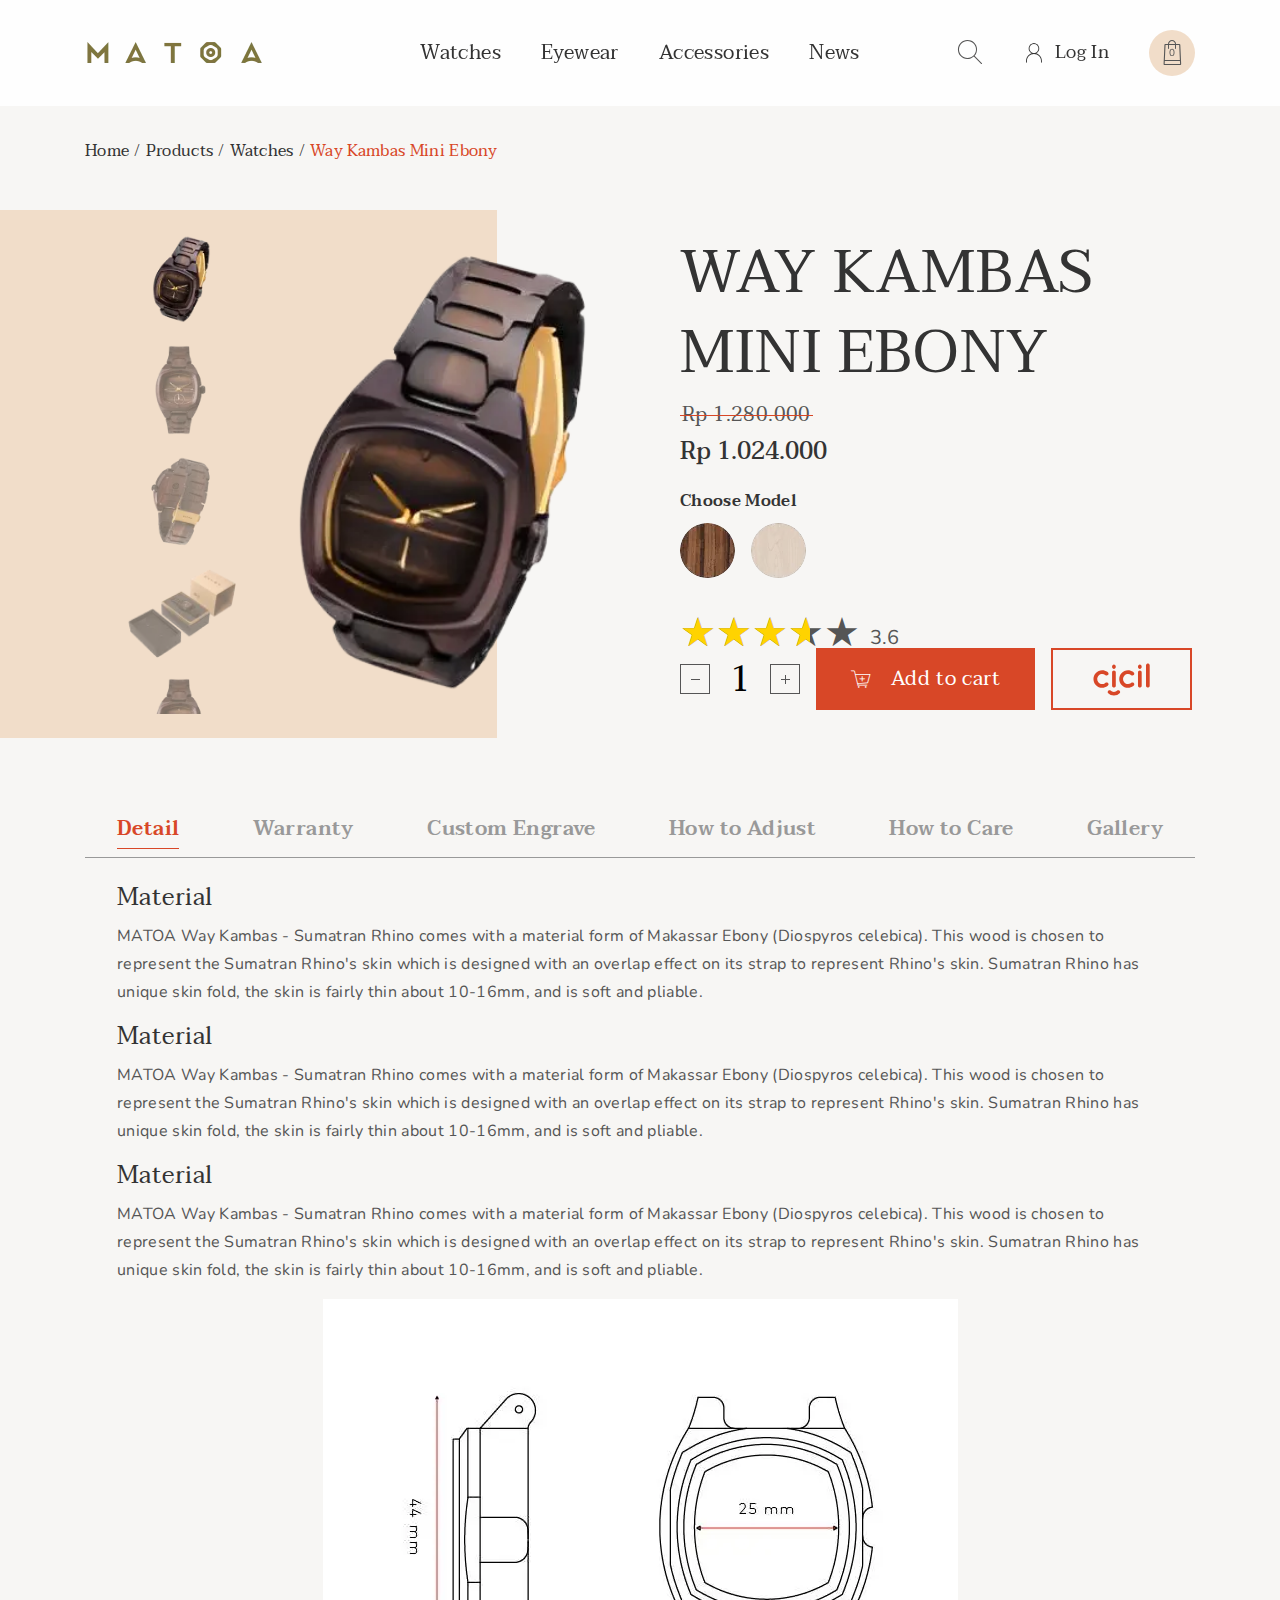
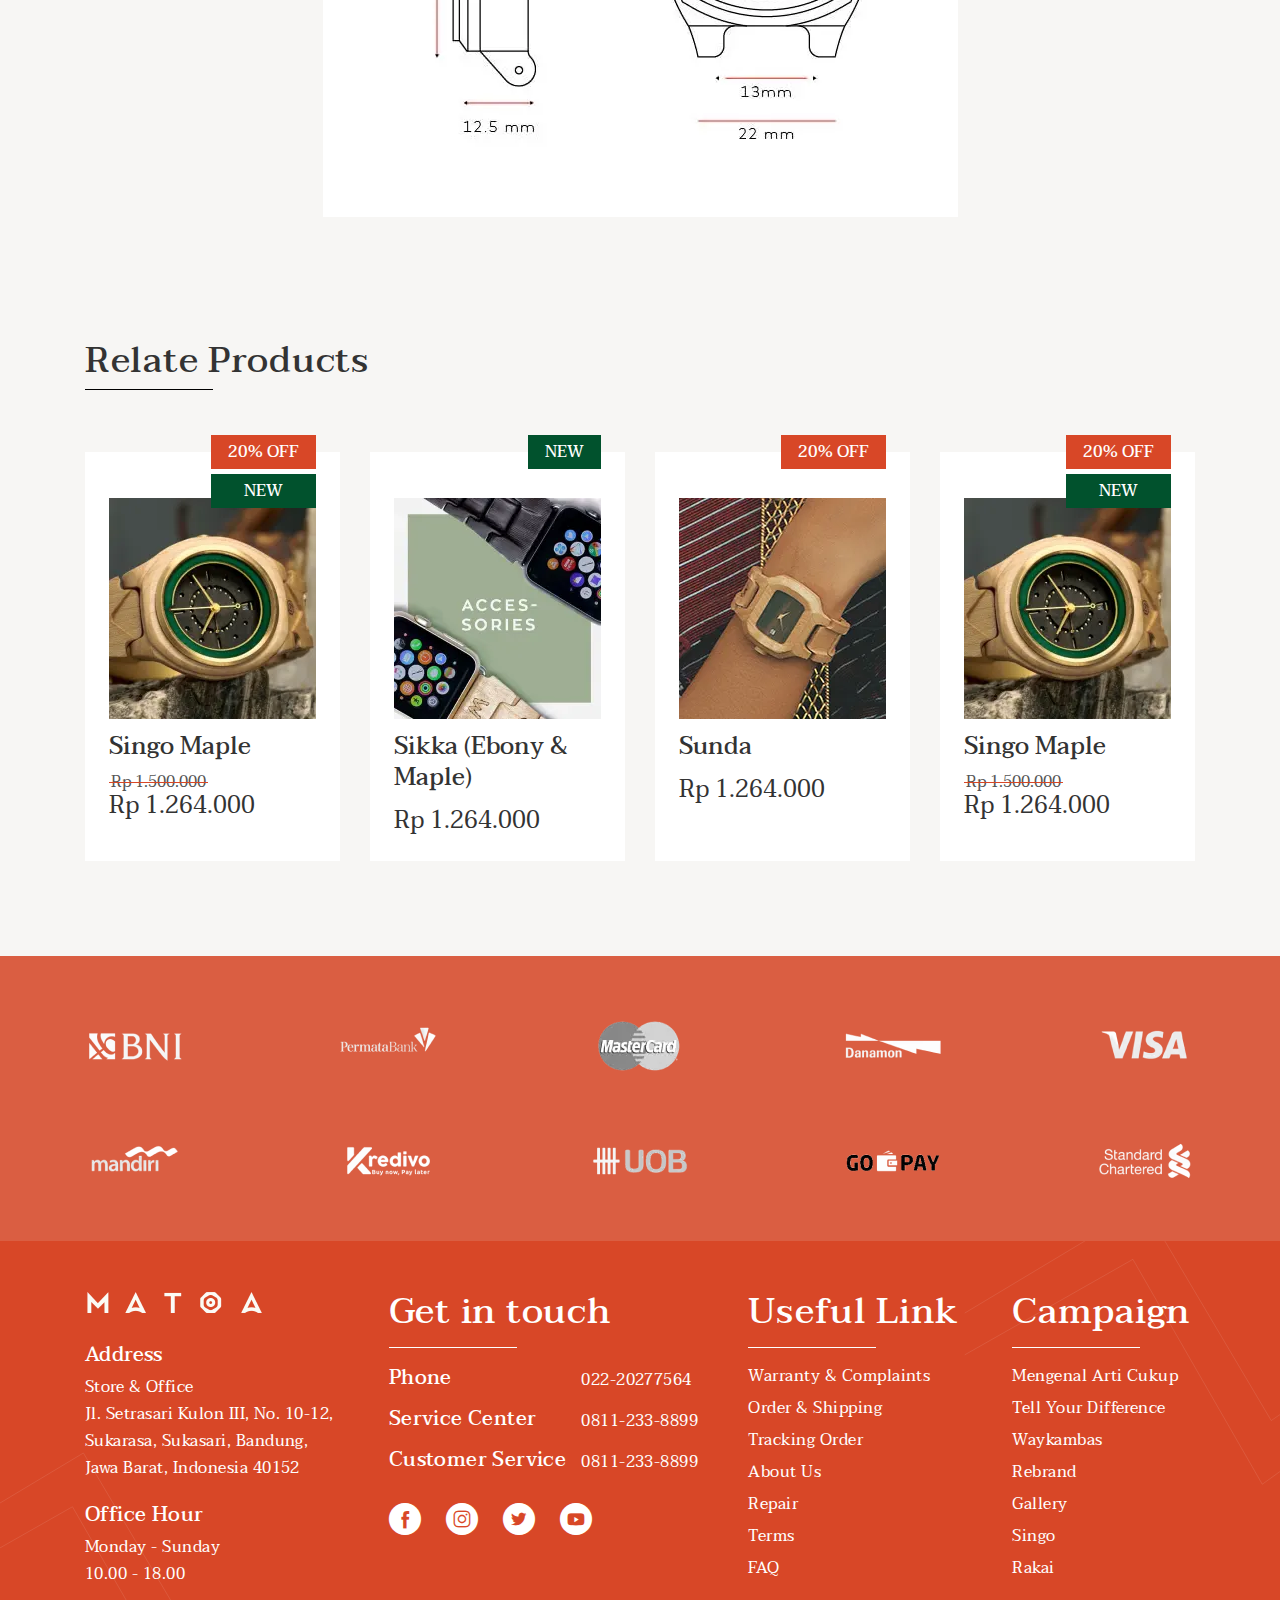
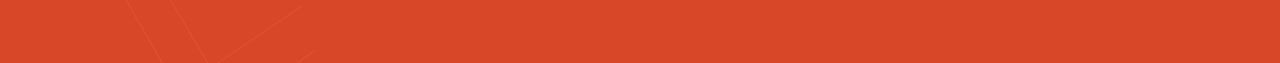
<file: product.html>
<!DOCTYPE html>
<html lang="en">

<head>
	<title>Product Page</title>
	<meta charset="UTF-8">
	<meta name="format-detection" content="telephone=no">
	<!-- <style>body{opacity: 0;}</style> -->
	<link rel="stylesheet" href="css/style.min.css?_v=20231129140637">
	<link rel="shortcut icon" href="favicon.ico">
	<!-- <meta name="robots" content="noindex, nofollow"> -->
	<meta name="viewport" content="width=device-width, initial-scale=1.0">
</head>

<body>
	<div class="wrapper">
		<header class="header" data-lp>
			<div class="header__container">
				<a href class="header__logo"><picture><source srcset="img/logo.webp" type="image/webp"><img src="img/logo.png" alt></picture></a>
				<div class="header__menu menu">
					<nav class="menu__body">
						<ul class="menu__list">
							<li class="menu__item"><a href class="menu__link">Watches</a></li>
							<li class="menu__item"><a href class="menu__link">Eyewear</a></li>
							<li class="menu__item"><a href class="menu__link">Accessories</a></li>
							<li class="menu__item"><a href class="menu__link">News</a></li>
						</ul>
						<!-- here -->
					</nav>
				</div>
				<div class="header__actions actions-header">
					<a data-popup="#search" href class="actions-header__search _icon-search"></a>
					<a data-da=".menu__body, 400" href class="actions-header__login _icon-user">Log
						In</a>
					<a data-popup="#cart" href class="actions-header__cart _icon-cart"><span>0</span></a>
					<button type="button" class="icon-menu"><span></span></button>
				</div>
			</div>
		</header>
		<main class="product">
			<nav class="product__breadcrumbs breadcrumbs">
				<div class="breadcrumbs__container">
					<ul class="breadcrumbs__list">
						<li class="breadcrumbs__item">
							<a href="#" class="breadcrumbs__link">Home</a>
						</li>
						<li class="breadcrumbs__item">
							<a href="#" class="breadcrumbs__link">Products</a>
						</li>
						<li class="breadcrumbs__item">
							<a href="#" class="breadcrumbs__link">Watches</a>
						</li>
						<li class="breadcrumbs__item">
							<span class="breadcrumbs__current">Way Kambas Mini Ebony</span>
						</li>
					</ul>
				</div>
			</nav>
			<section class="product__body body-product">
				<div class="body-product__container">
					<div class="body-product__images">
						<div class="images-product">
							<div class="images-product__slider swiper">
								<div class="images-product__wrapper swiper-wrapper">
									<div class="images-product__slide swiper-slide">
										<picture><source srcset="img/product/images/01.webp" type="image/webp"><img src="img/product/images/01.png" alt="Image"></picture>
									</div>
									<div class="images-product__slide swiper-slide">
										<picture><source srcset="img/product/images/02.webp" type="image/webp"><img src="img/product/images/02.png" alt="Image"></picture>
									</div>
									<div class="images-product__slide swiper-slide">
										<picture><source srcset="img/product/images/03.webp" type="image/webp"><img src="img/product/images/03.png" alt="Image"></picture>
									</div>
									<div class="images-product__slide swiper-slide">
										<picture><source srcset="img/product/images/04.webp" type="image/webp"><img src="img/product/images/04.png" alt="Image"></picture>
									</div>
									<div class="images-product__slide swiper-slide">
										<picture><source srcset="img/product/images/02.webp" type="image/webp"><img src="img/product/images/02.png" alt="Image"></picture>
									</div>
								</div>
							</div>
						</div>
						<div class="images-preview">
							<div class="images-preview__slider swiper">
								<div class="images-preview__wrapper swiper-wrapper">
									<div class="images-preview__slide swiper-slide">
										<picture><source srcset="img/product/images/preview/01.webp" type="image/webp"><img src="img/product/images/preview/01.png" alt="Image"></picture>
									</div>
									<div class="images-preview__slide swiper-slide">
										<picture><source srcset="img/product/images/preview/02.webp" type="image/webp"><img src="img/product/images/preview/02.png" alt="Image"></picture>
									</div>
									<div class="images-preview__slide swiper-slide">
										<picture><source srcset="img/product/images/preview/03.webp" type="image/webp"><img src="img/product/images/preview/03.png" alt="Image"></picture>
									</div>
									<div class="images-preview__slide swiper-slide">
										<picture><source srcset="img/product/images/preview/04.webp" type="image/webp"><img src="img/product/images/preview/04.png" alt="Image"></picture>
									</div>
									<div class="images-preview__slide swiper-slide">
										<picture><source srcset="img/product/images/preview/02.webp" type="image/webp"><img src="img/product/images/preview/02.png" alt="Image"></picture>
									</div>
								</div>
							</div>
						</div>

					</div>
					<form action="#" class="body-product__content">
						<h1 data-da=".body-product__container,1140,first" class="body-product__title">WAY KAMBAS MINI EBONY</h1>
						<div class="body-product__price price-product">
							<div class="price-product__old">Rp 1.280.000</div>
							<div class="price-product__value">Rp 1.024.000</div>
						</div>
						<div class="body-product__model model-product">
							<div class="model-product__label">Choose Model</div>
							<div class="model-product__options">
								<div class="model-product__option option-product">
									<input checked id="o-1" type="radio" name="model" class="option-product__input" value="1">
									<label for="o-1" class="option-product__label">
										<picture><source srcset="img/product/models/01.webp" type="image/webp"><img src="img/product/models/01.jpg" alt="Model #1"></picture>
									</label>
								</div>
								<div class="model-product__option option-product">
									<input id="o-2" type="radio" name="model" class="option-product__input" value="2">
									<label for="o-2" class="option-product__label">
										<picture><source srcset="img/product/models/02.webp" type="image/webp"><img src="img/product/models/02.jpg" alt="Model #2"></picture>
									</label>
								</div>
							</div>
						</div>
						<div class="rating rating_set">
							<div class="rating__body">
								<div class="rating__active"></div>
								<div class="rating__items">
									<input type="radio" class="rating__item" value="1" name="rating">
									<input type="radio" class="rating__item" value="2" name="rating">
									<input type="radio" class="rating__item" value="3" name="rating">
									<input type="radio" class="rating__item" value="4" name="rating">
									<input type="radio" class="rating__item" value="5" name="rating">
								</div>
							</div>
							<div class="rating__value">3.6</div>
						</div>
						<div class="body-product__actions">
							<div data-quantity class="body-product__quantity quantity">
								<button data-quantity-minus type="button" class="quantity__button quantity__button_minus"></button>
								<div class="quantity__input">
									<input data-quantity-value autocomplete="off" type="text" name="form[]" value="1">
								</div>
								<button data-quantity-plus type="button" class="quantity__button quantity__button_plus"></button>
							</div>
							<button type="button" class="body-product__add-to-cart button button_cart"><span class="_icon-cart-plus">Add to cart</span></button>
							<button type="button" class="body-product__cicil border-button border-button_cicil">
								<img src="img/icons/cicil.svg" alt="cicil">
							</button>
						</div>
					</form>
				</div>
			</section>
			<section class="product__info info-product">
				<div class="info-product__container">
					<div data-tabs class="info-product__tabs">
						<nav data-tabs-titles class="info-product__navigation">
							<button type="button" class="info-product__title _tab-active">Detail</button>
							<button type="button" class="info-product__title">Warranty</button>
							<button type="button" class="info-product__title">Custom Engrave</button>
							<button type="button" class="info-product__title">How to Adjust</button>
							<button type="button" class="info-product__title">How to Care</button>
							<button type="button" class="info-product__title">Gallery</button>
						</nav>
						<div data-tabs-body class="info-product__content">
							<div class="info-product__body">
								<h4 class="info-product__label">Material</h4>
								<div class="info-product__text">
									<p>MATOA Way Kambas - Sumatran Rhino comes with a material form of Makassar Ebony (Diospyros celebica). This wood is chosen to represent the Sumatran Rhino's skin which is designed with an overlap effect on its strap to represent Rhino's skin. Sumatran Rhino has unique skin fold, the skin is fairly thin about 10-16mm, and is soft and pliable.</p>
								</div>
								<h4 class="info-product__label">Material</h4>
								<div class="info-product__text">
									<p>MATOA Way Kambas - Sumatran Rhino comes with a material form of Makassar Ebony (Diospyros celebica). This wood is chosen to represent the Sumatran Rhino's skin which is designed with an overlap effect on its strap to represent Rhino's skin. Sumatran Rhino has unique skin fold, the skin is fairly thin about 10-16mm, and is soft and pliable.</p>
								</div>
								<h4 class="info-product__label">Material</h4>
								<div class="info-product__text">
									<p>MATOA Way Kambas - Sumatran Rhino comes with a material form of Makassar Ebony (Diospyros celebica). This wood is chosen to represent the Sumatran Rhino's skin which is designed with an overlap effect on its strap to represent Rhino's skin. Sumatran Rhino has unique skin fold, the skin is fairly thin about 10-16mm, and is soft and pliable.</p>
								</div>
								<div class="info-product__image">
									<picture><source srcset="img/product/info/image.webp" type="image/webp"><img src="img/product/info/image.jpg" alt="image"></picture>
								</div>
							</div>
							<div class="info-product__body">
								Вміст другого таба
							</div>
							<div class="info-product__body">
								Вміст третього таба
							</div>
							<div class="info-product__body">
								Вміст 4 таба
							</div>
							<div class="info-product__body">
								Вміст 5 таба
							</div>
							<div class="info-product__body">
								Вміст 6 таба
							</div>
						</div>
					</div>
				</div>
			</section>
			<section class="product__relate relate">
				<div class="relate__container">
					<h3 class="relate__title title">Relate Products</h3>
					<div class="relate__items">
						<article class="relate__item item-relate">
							<div class="item-relate__labels">
								<div class="item-relate__label item-relate__label_sale">20% OFF</div>
								<div class="item-relate__label item-relate__label_new">NEW</div>
							</div>
							<a href="" class="item-relate__image-ibg">
								<picture><source data-srcset="img/related/01.webp" srcset="[data-uri]" type="image/webp"><img src="[data-uri]"  data-src="img/related/01.jpg" alt="Image"></picture>
							</a>
							<h4 class="item-relate__title">
								<a href="" class="item-relate__link-title">Singo Maple</a>
							</h4>
							<div class="item-relate__old-price">Rp 1.500.000</div>
							<div class="item-relate__price">Rp 1.264.000</div>
						</article>
						<article class="relate__item item-relate">
							<div class="item-relate__labels">
								<div class="item-relate__label item-relate__label_new">NEW</div>
							</div>
							<a href="" class="item-relate__image-ibg">
								<picture><source data-srcset="img/related/02.webp" srcset="[data-uri]" type="image/webp"><img src="[data-uri]"  data-src="img/related/02.jpg" alt="Image"></picture>
							</a>
							<h4 class="item-relate__title">
								<a href="" class="item-relate__link-title">Sikka (Ebony & Maple)</a>
							</h4>
							<div class="item-relate__price">Rp 1.264.000</div>
						</article>
						<article class="relate__item item-relate">
							<div class="item-relate__labels">
								<div class="item-relate__label item-relate__label_sale">20% OFF</div>
							</div>
							<a href="" class="item-relate__image-ibg">
								<picture><source data-srcset="img/related/03.webp" srcset="[data-uri]" type="image/webp"><img src="[data-uri]"  data-src="img/related/03.jpg" alt="Image"></picture>
							</a>
							<h4 class="item-relate__title">
								<a href="" class="item-relate__link-title">Sunda</a>
							</h4>
							<div class="item-relate__price">Rp 1.264.000</div>
						</article>
						<article class="relate__item item-relate">
							<div class="item-relate__labels">
								<div class="item-relate__label item-relate__label_sale">20% OFF</div>
								<div class="item-relate__label item-relate__label_new">NEW</div>
							</div>
							<a href="" class="item-relate__image-ibg">
								<picture><source data-srcset="img/related/01.webp" srcset="[data-uri]" type="image/webp"><img src="[data-uri]"  data-src="img/related/01.jpg" alt="Image"></picture>
							</a>
							<h4 class="item-relate__title">
								<a href="" class="item-relate__link-title">Singo Maple</a>
							</h4>
							<div class="item-relate__old-price">Rp 1.500.000</div>
							<div class="item-relate__price">Rp 1.264.000</div>
						</article>
					</div>
				</div>
			</section>
			<div class="product__clients clients">
				<div class="clients__container">
					<div class="clients__item">
						<picture><source srcset="img/clients/01.webp" type="image/webp"><img src="img/clients/01.png" alt="Image"></picture>
					</div>
					<div class="clients__item">
						<picture><source srcset="img/clients/02.webp" type="image/webp"><img src="img/clients/02.png" alt="Image"></picture>
					</div>
					<div class="clients__item">
						<picture><source srcset="img/clients/03.webp" type="image/webp"><img src="img/clients/03.png" alt="Image"></picture>
					</div>
					<div class="clients__item">
						<picture><source srcset="img/clients/04.webp" type="image/webp"><img src="img/clients/04.png" alt="Image"></picture>
					</div>
					<div class="clients__item">
						<picture><source srcset="img/clients/05.webp" type="image/webp"><img src="img/clients/05.png" alt="Image"></picture>
					</div>
					<div class="clients__item">
						<picture><source srcset="img/clients/06.webp" type="image/webp"><img src="img/clients/06.png" alt="Image"></picture>
					</div>
					<div class="clients__item">
						<picture><source srcset="img/clients/07.webp" type="image/webp"><img src="img/clients/07.png" alt="Image"></picture>
					</div>
					<div class="clients__item">
						<picture><source srcset="img/clients/08.webp" type="image/webp"><img src="img/clients/08.png" alt="Image"></picture>
					</div>
					<div class="clients__item">
						<picture><source srcset="img/clients/09.webp" type="image/webp"><img src="img/clients/09.png" alt="Image"></picture>
					</div>
					<div class="clients__item">
						<picture><source srcset="img/clients/10.webp" type="image/webp"><img src="img/clients/10.png" alt="Image"></picture>
					</div>
				</div>
			</div>
		</main>
		<footer data-spollers="991.98,max" class="footer">
			<div class="footer__container">
				<div class="footer__column">
					<a href="#" class="footer__logo">
						<picture><source srcset="img/logo-footer.webp" type="image/webp"><img src="img/logo-footer.png" alt=""></picture>
					</a>
					<div class="footer__blocks">
						<div class="footer__block">
							<h3 class="footer__label label-footer">Address</h3>
							<div class="footer__text">
								<p>Store & Office</p>
								<p>Jl. Setrasari Kulon III, No. 10-12,</p>
								<p>Sukarasa, Sukasari, Bandung,</p>
								<p>Jawa Barat, Indonesia 40152</p>
							</div>
						</div>
						<div class="footer__block">
							<h3 class="footer__label label-footer">Office Hour</h3>
							<div class="footer__text">
								<p>Monday - Sunday</p>
								<p>10.00 - 18.00</p>
							</div>
						</div>
					</div>
				</div>
				<div class="footer__column">
					<button type="button" data-spoller class="footer__title title title_white _icon-arrow-select">Get in touch</button>
					<div class="footer__contacts contacts-footer">
						<div class="contacts-footer__body">
							<div class="contacts-footer__label label-footer">Phone</div>
							<a href="tel:02220277564" class="contacts-footer__value">022-20277564</a>
							<div class="contacts-footer__label label-footer">Service Center</div>
							<a href="tel:02220277564" class="contacts-footer__value">0811-233-8899</a>
							<div class="contacts-footer__label label-footer">Customer Service</div>
							<a href="tel:02220277564" class="contacts-footer__value">0811-233-8899</a>
							<div class="footer__social social">
								<a href="#" class="social__item _icon-s-facebook"></a>
								<a href="#" class="social__item _icon-s-instagram"></a>
								<a href="#" class="social__item _icon-s-twitter"></a>
								<a href="#" class="social__item _icon-s-youtube"></a>
							</div>
						</div>
					</div>
				</div>
				<div class="footer__column">
					<button type="button" data-spoller class="footer__title title title_white _icon-arrow-select">Useful Link</button>
					<nav class="footer__menu menu-footer">
						<ul class="menu-footer__list">
							<li class="menu-footer__item"><a href="" class="menu-footer__link">Warranty & Complaints</a></li>
							<li class="menu-footer__item"><a href="" class="menu-footer__link">Order & Shipping</a></li>
							<li class="menu-footer__item"><a href="" class="menu-footer__link">Tracking Order</a></li>
							<li class="menu-footer__item"><a href="" class="menu-footer__link">About Us</a></li>
							<li class="menu-footer__item"><a href="" class="menu-footer__link">Repair</a></li>
							<li class="menu-footer__item"><a href="" class="menu-footer__link">Terms</a></li>
							<li class="menu-footer__item"><a href="" class="menu-footer__link">FAQ</a></li>
						</ul>
					</nav>
				</div>
				<div class="footer__column">
					<button type="button" data-spoller class="footer__title title title_white _icon-arrow-select">Campaign</button>
					<nav class="footer__menu menu-footer">
						<ul class="menu-footer__list">
							<li class="menu-footer__item"><a href="" class="menu-footer__link">Mengenal Arti Cukup</a></li>
							<li class="menu-footer__item"><a href="" class="menu-footer__link">Tell Your Difference</a></li>
							<li class="menu-footer__item"><a href="" class="menu-footer__link">Waykambas</a></li>
							<li class="menu-footer__item"><a href="" class="menu-footer__link">Rebrand</a></li>
							<li class="menu-footer__item"><a href="" class="menu-footer__link">Gallery</a></li>
							<li class="menu-footer__item"><a href="" class="menu-footer__link">Singo</a></li>
							<li class="menu-footer__item"><a href="" class="menu-footer__link">Rakai</a></li>
						</ul>
					</nav>
				</div>
			</div>
		</footer>
	</div>
	<div id="search" aria-hidden="true" class="popup popup_search">
		<div class="popup__wrapper">
			<div class="popup__content">
				<button data-close type="button" class="popup__close"></button>
				<div class="popup__text">
					<form action="#" method="get" class="seach-form">
						<div class="seach-form__title title title_small">Search</div>
						<div class="seach-form__body">
							<div class="seach-form__line">
								<input data-required autocomplete="off" type="text" name="form[]" data-error="Error" placeholder="Пошук" class="seach-form__input input">
							</div>
							<button type="submit" class="button _icon-search"></button>
						</div>
					</form>
				</div>
			</div>
		</div>
	</div>

	<div id="cart" aria-hidden="true" class="popup popup_cart">
		<div class="popup__wrapper">
			<div class="popup__content">
				<button data-close type="button" class="popup__close"></button>
				<div class="popup__text">
					<form action="#" class="cart">
						<div class="cart__items">
							<div class="cart__item item-cart">
								<a href class="item-cart__image">
									<picture><source srcset="img/product/images/preview/01.webp" type="image/webp"><img src="img/product/images/preview/01.png" alt="Image"></picture>
								</a>
								<div class="item-cart__body">
									<a href class="item-cart__title">Way Kambas Mini Ebony</a>
									<div class="item-cart__old-price old-price">Rp 1.280.000</div>
									<div class="item-cart__price">Rp 1.024.000</div>
									<div class="item-cart__options options-item-cart">
										<div class="options-item-cart__label">Custom Engrave</div>
										<div class="options-item-cart__value">“Happy | Birthday | from”</div>
									</div>
								</div>
								<div class="item-cart__info">
									<div class="item-cart__packaging">
										<div class="item-cart__label">Select Packaging</div>
										<select name="form[]" data-class-modif="cart">
											<option value="1" selected>Wooden Packaging (Rp 50.000)</option>
											<option value="2">Wooden Packaging (Rp 40.000)</option>
											<option value="3">Wooden Packaging (Rp 30.000)</option>
											<option value="4">Wooden Packaging (Rp 20.000)</option>
										</select>
									</div>
									<div class="item-cart__actions">
										<div data-quantity class="item-cart__quantity quantity">
											<button data-quantity-minus type="button" class="quantity__button quantity__button_minus"></button>
											<div class="quantity__input">
												<input data-quantity-value autocomplete="off" type="text" name="form[]" value="1">
											</div>
											<button data-quantity-plus type="button" class="quantity__button quantity__button_plus"></button>
										</div>
										<div class="item-cart__total">Rp 2.048.000</div>
										<button class="item-cart__delete _icon-delete"></button>
									</div>
								</div>
							</div>
							<div class="cart__item item-cart">
								<a href class="item-cart__image">
									<picture><source srcset="img/product/images/preview/02.webp" type="image/webp"><img src="img/product/images/preview/02.png" alt="Image"></picture>
								</a>
								<div class="item-cart__body">
									<a href class="item-cart__title">Way Kambas Mini Ebony</a>
									<div class="item-cart__price">Rp 1.024.000</div>
									<div class="item-cart__options options-item-cart">
										<div class="options-item-cart__label">Custom Engrave</div>
										<div class="options-item-cart__value">“Happy | Birthday | from”</div>
									</div>
								</div>
								<div class="item-cart__info">
									<div class="item-cart__packaging">
										<div class="item-cart__label">Select Packaging</div>
										<select name="form[]" data-class-modif="cart">
											<option value="1" selected>Wooden Packaging (Rp 50.000)</option>
											<option value="2">Wooden Packaging (Rp 40.000)</option>
											<option value="3">Wooden Packaging (Rp 30.000)</option>
											<option value="4">Wooden Packaging (Rp 20.000)</option>
										</select>
									</div>
									<div class="item-cart__actions">
										<div data-quantity class="item-cart__quantity quantity">
											<button data-quantity-minus type="button" class="quantity__button quantity__button_minus"></button>
											<div class="quantity__input">
												<input data-quantity-value autocomplete="off" type="text" name="form[]" value="1">
											</div>
											<button data-quantity-plus type="button" class="quantity__button quantity__button_plus"></button>
										</div>
										<div class="item-cart__total">Rp 2.048.000</div>
										<button class="item-cart__delete _icon-delete"></button>
									</div>
								</div>
							</div>
						</div>
						<div class="cart__footer">
							<div class="cart__promo promo-cart">
								<label for="p-1" class="promo-cart__label">Kode Promo</label>
								<div class="promo-cart__line">
									<input id="p-1" autocomplete="off" type="text" name="promo" class="promo-cart__input">
								</div>
								<div class="promo-cart__info">35% OFF</div>
							</div>
							<div class="cart__total total-cart">
								<div class="total-cart__label">Total</div>
								<div class="total-cart__value">
									<div class="total-cart__old-price old-price">Rp 3.312.000</div>
									<div class="total-cart__price">Rp 2.152.000</div>
								</div>
							</div>
						</div>
						<button type="submit" class="cart__button button">Checkout</button>
					</form>
				</div>
			</div>
		</div>
	</div>
	<script src="js/app.min.js?_v=20231129140637"></script>
</body>

</html>
</file>
<file: css/style.min.css>
@charset "UTF-8";@import url(https://fonts.googleapis.com/css?family=Taviraj:300,regular,500,600,700&display=swap);@import url(https://fonts.googleapis.com/css?family=Nunito:300,regular&display=swap);@font-face{font-family:icons;font-display:swap;src:url(../fonts/icons.woff2) format("woff2"),url(../fonts/icons.woff) format("woff");font-weight:400;font-style:normal}.select__value:after,[class*=_icon-]:before{font-family:icons;font-style:normal;font-weight:400;font-variant:normal;text-transform:none;line-height:1;-webkit-font-smoothing:antialiased;-moz-osx-font-smoothing:grayscale}[class*=_icon-]:before{display:block}._icon-arrow-select:before{content:"\e900"}._icon-arrow-slider:before{content:"\e901"}._icon-arrow-slider-long:before{content:"\e902"}._icon-cart:before{content:"\e903"}._icon-cart-plus:before{content:"\e904"}._icon-delete:before{content:"\e905"}._icon-favorite:before{content:"\e906"}._icon-minus:before{content:"\e907"}._icon-plus:before{content:"\e908"}._icon-search:before{content:"\e909"}._icon-s-facebook:before{content:"\e90a"}._icon-s-instagram:before{content:"\e90b"}._icon-s-twitter:before{content:"\e90c"}._icon-s-youtube:before{content:"\e90d"}._icon-user:before{content:"\e90e"}._icon-checkout:before{content:"\e900"}._icon-confirm:before{content:"\e901"}._icon-payment:before{content:"\e902"}*{padding:0;margin:0;border:0}*,:after,:before{-webkit-box-sizing:border-box;box-sizing:border-box}body,html{height:100%;min-width:320px}body{color:#555;line-height:1;font-family:Nunito;font-size:1rem;-ms-text-size-adjust:100%;-moz-text-size-adjust:100%;-webkit-text-size-adjust:100%;-webkit-font-smoothing:antialiased;-moz-osx-font-smoothing:grayscale}button,input,textarea{font-family:Nunito;font-size:inherit}button{cursor:pointer;color:inherit;background-color:transparent}a{color:inherit;text-decoration:none}ul li{list-style:none}img{vertical-align:top}h1,h2,h3,h4,h5,h6{font-weight:inherit;font-size:inherit}body{background-color:#f7f6f4}.lock body{overflow:hidden;-ms-touch-action:none;touch-action:none;-ms-scroll-chaining:none;overscroll-behavior:none}.wrapper{min-height:100%;display:-webkit-box;display:-ms-flexbox;display:flex;-webkit-box-orient:vertical;-webkit-box-direction:normal;-ms-flex-direction:column;flex-direction:column;overflow:hidden}@supports (overflow:clip){.wrapper{overflow:clip}}.wrapper>main{-webkit-box-flex:1;-ms-flex:1 1 auto;flex:1 1 auto}.wrapper>*{min-width:0}[class*=__container]{max-width:71.25rem;margin:0 auto;padding:0 .9375rem}.button{-webkit-box-pack:center;-ms-flex-pack:center;justify-content:center;-webkit-box-align:center;-ms-flex-align:center;align-items:center;font-family:Taviraj;font-weight:500;font-size:1.25rem;line-height:1.6;letter-spacing:.03em;color:#fff;display:-webkit-inline-box;display:-ms-inline-flexbox;display:inline-flex;-webkit-transition:background-color .3s ease 0s;-o-transition:background-color .3s ease 0s;transition:background-color .3s ease 0s;padding:.9375rem 2.1875rem .875rem 2.1875rem;background-color:#d84727}.button._fw{width:100%}.button_h68{padding:1.125rem 2.1875rem}.button_small{font-size:1rem;line-height:1.5;padding:.5rem 2.1875rem}.button_big{font-weight:600;padding:1.125rem 2.1875rem}.button_cart{font-weight:400;line-height:1.7;padding:.875rem 2.1875rem}.button_cart span{display:-webkit-box;display:-ms-flexbox;display:flex;-webkit-box-align:center;-ms-flex-align:center;align-items:center;gap:1.15625rem}.button_cart span::before{width:1.33125rem;-webkit-box-flex:0;-ms-flex:0 0 1.33125rem;flex:0 0 1.33125rem}.border-button{-webkit-box-pack:center;-ms-flex-pack:center;justify-content:center;-webkit-box-align:center;-ms-flex-align:center;align-items:center;display:-webkit-inline-box;display:-ms-inline-flexbox;display:inline-flex;font-family:Taviraj;border:.0625rem solid #d84727;color:#d84727;font-weight:500;font-size:1.25rem;line-height:1.5;letter-spacing:.03em;padding:.9375rem 1.875rem .875rem 1.875rem;-webkit-transition:all .3s ease 0s;-o-transition:all .3s ease 0s;transition:all .3s ease 0s}.border-button_small{border:.125rem solid #d84727;font-size:1rem;font-weight:400;padding:.875rem 1.875rem .8125rem 1.875rem;line-height:1.6875}.border-button_big{font-weight:400;padding:1rem 2.1875rem;line-height:1.6}.border-button_cicil{border:.125rem solid #d84727;padding:.8125rem 2.5rem .75rem 2.5rem}input[type=email],input[type=tel],input[type=text],textarea{-webkit-appearance:none;-moz-appearance:none;appearance:none}.input{border-radius:0!important;width:100%;display:block;padding:0 1.25rem;border:.01875rem solid #777}textarea.input{resize:none;padding:0 0}.options__item{display:-webkit-box;display:-ms-flexbox;display:flex;-webkit-box-align:start;-ms-flex-align:start;align-items:flex-start;-webkit-box-orient:vertical;-webkit-box-direction:normal;-ms-flex-direction:column;flex-direction:column;position:relative;cursor:pointer}.options__item:not(:last-child){margin-bottom:.3125em}.options__input{width:0;height:0;opacity:0;position:absolute}.options__input:focus+.options__label:before{-webkit-box-shadow:0 0 5px #d84727;box-shadow:0 0 5px #d84727}.options__input:checked+.options__label:after{-webkit-transform:scale(1);-ms-transform:scale(1);transform:scale(1)}.options__label{display:-webkit-box;display:-ms-flexbox;display:flex;cursor:pointer;gap:10px}.options__label:before{content:"";-ms-flex-item-align:start;align-self:flex-start;width:20px;height:20px;-webkit-box-flex:0;-ms-flex:0 0 20px;flex:0 0 20px;border-radius:50%;border:1px solid #333}.options__label:after{content:"";-webkit-transition:all .3s ease 0s;-o-transition:all .3s ease 0s;transition:all .3s ease 0s;-webkit-transform:scale(0);-ms-transform:scale(0);transform:scale(0);width:10px;height:10px;border-radius:50%;background-color:#d84727;position:absolute;left:5px;top:.3125rem}.options__body{display:-webkit-box;display:-ms-flexbox;display:flex;-webkit-box-orient:vertical;-webkit-box-direction:normal;-ms-flex-direction:column;flex-direction:column;-webkit-box-pack:start;-ms-flex-pack:start;justify-content:flex-start}.options__text{display:inline-block;color:#333;font-size:1.25rem;font-family:Taviraj;line-height:1.6;letter-spacing:.4px}.options__image{display:-webkit-box;display:-ms-flexbox;display:flex;-ms-flex-wrap:wrap;flex-wrap:wrap;-webkit-column-gap:2.0625rem;-moz-column-gap:2.0625rem;column-gap:2.0625rem;row-gap:.625rem}.options__image img{max-width:100%}.select{min-width:0;position:relative}.select__body{position:relative}.select__title{font-family:Taviraj;color:inherit;text-align:left;border:.0625rem solid #333;background-color:#fff;cursor:pointer;width:100%}.select__value{display:-webkit-box;display:-ms-flexbox;display:flex;min-width:0;-webkit-box-align:center;-ms-flex-align:center;align-items:center;height:2.625rem;padding:0 .9375rem;gap:.625rem}.select__value>*{-webkit-box-flex:1;-ms-flex:1 1 auto;flex:1 1 auto}.select__value:after{content:"\e900";-ms-flex-item-align:stretch;-ms-grid-row-align:stretch;align-self:stretch;width:.9375rem;-webkit-box-flex:0;-ms-flex:0 0 .9375rem;flex:0 0 .9375rem;-webkit-transition:all .3s ease 0s;-o-transition:all .3s ease 0s;transition:all .3s ease 0s;display:-webkit-box;display:-ms-flexbox;display:flex;-webkit-box-pack:center;-ms-flex-pack:center;justify-content:center;-webkit-box-align:center;-ms-flex-align:center;align-items:center}._select-open .select__value:after{-webkit-transform:rotate(-180deg);-ms-transform:rotate(-180deg);transform:rotate(-180deg)}.select__value._select-pseudo-label::before{content:attr(data-pseudo-label);opacity:.5}.select__content{min-width:0;-webkit-box-flex:1;-ms-flex:1 1 auto;flex:1 1 auto;-o-text-overflow:ellipsis;text-overflow:ellipsis;white-space:nowrap;overflow:hidden}.select__input{width:100%;background-color:transparent;height:100%}.select__options{color:#999;position:absolute;top:calc(100% - .0625rem);border-radius:0 0 4px 4px;min-width:100%;left:0;background-color:#fff;border-top:0;border:.0625rem solid #333;border-top:0;padding:10px 0 5px 0}.select__scroll{overflow-y:auto;overflow-x:hidden;max-height:200px}.select__option{width:100%;text-align:left;cursor:pointer;padding:5px 15px;color:inherit}.select__option._select-selected{color:#000}.select__row{display:-webkit-inline-box;display:-ms-inline-flexbox;display:inline-flex;-webkit-box-align:center;-ms-flex-align:center;align-items:center}.select._select-open{z-index:5}._select-tag{cursor:pointer}.rating{display:-webkit-box;display:-ms-flexbox;display:flex;-webkit-box-align:end;-ms-flex-align:end;align-items:flex-end;font-size:40px;line-height:.75;-webkit-transition:opacity .3s ease 0s;-o-transition:opacity .3s ease 0s;transition:opacity .3s ease 0s}.rating.rating_sending{opacity:.2}.rating.rating_set .rating__active,.rating.rating_set .rating__item{cursor:pointer}.rating__body{position:relative}.rating__body::before{content:"★★★★★";display:block}.rating__active{position:absolute;width:0%;height:100%;top:0;left:0;overflow:hidden}.rating__active::before{content:"★★★★★";position:absolute;width:100%;height:100%;top:0;left:0;color:#ffd300}.rating__items{display:-webkit-box;display:-ms-flexbox;display:flex;position:absolute;width:100%;height:100%;top:0;left:0}.rating__item{-webkit-box-flex:0;-ms-flex:0 0 20%;flex:0 0 20%;height:100%;opacity:0}.rating__value{font-size:50%;line-height:1;padding:0 0 0 10px}.quantity{width:7.5rem;height:2.25rem;display:-webkit-box;display:-ms-flexbox;display:flex;-webkit-box-align:center;-ms-flex-align:center;align-items:center}.quantity__button{-webkit-box-flex:0;-ms-flex:0 0 1.875rem;flex:0 0 1.875rem;height:1.875rem;position:relative;cursor:pointer;border:1px solid #555;-webkit-transition:all .3s ease 0s;-o-transition:all .3s ease 0s;transition:all .3s ease 0s}.quantity__button::after,.quantity__button::before{content:"";position:absolute;top:50%;left:50%;-webkit-transition:all .3s ease 0s;-o-transition:all .3s ease 0s;transition:all .3s ease 0s;margin:0 0 0 -4.5px;background-color:#555;width:.5625rem;height:.0625rem;transition:all .3s ease 0s}.quantity__button_plus::before{-webkit-transform:rotate(-90deg);-ms-transform:rotate(-90deg);transform:rotate(-90deg)}.quantity__input{-webkit-box-flex:1;-ms-flex:1 1 auto;flex:1 1 auto}.quantity__input input{font-family:Taviraj;background-color:transparent;height:100%;color:#000;font-size:2.25rem;width:100%;text-align:center}body::after{content:"";background-color:rgba(0,0,0,.5);position:fixed;width:100%;height:100%;top:0;left:0;opacity:0;-webkit-transition:opacity .8s ease 0s;-o-transition:opacity .8s ease 0s;transition:opacity .8s ease 0s;pointer-events:none;z-index:149}.popup-show body::after{opacity:1}.popup{position:fixed;top:0;left:0;bottom:0;right:0;padding:30px 10px;-webkit-transition:visibility .8s ease 0s;-o-transition:visibility .8s ease 0s;transition:visibility .8s ease 0s;visibility:hidden;pointer-events:none}.popup_show{z-index:150;visibility:visible;overflow:auto;pointer-events:auto}.popup_show .popup__content{visibility:visible;-webkit-transform:scale(1);-ms-transform:scale(1);transform:scale(1)}.popup__wrapper{display:-webkit-box;display:-ms-flexbox;display:flex;-webkit-box-orient:vertical;-webkit-box-direction:normal;-ms-flex-direction:column;flex-direction:column;-webkit-box-align:center;-ms-flex-align:center;align-items:center;min-height:100%;-webkit-box-flex:1;-ms-flex:1 1 auto;flex:1 1 auto;width:100%;display:flex;-webkit-box-pack:center;-ms-flex-pack:center;justify-content:center;align-items:center}.popup__content{visibility:hidden;-webkit-transform:scale(0);-ms-transform:scale(0);transform:scale(0);-webkit-transition:-webkit-transform .3s ease 0s;transition:-webkit-transform .3s ease 0s;-o-transition:transform .3s ease 0s;transition:transform .3s ease 0s;transition:transform .3s ease 0s,-webkit-transform .3s ease 0s;background-color:#f7f6f4;padding:20px;width:100%;max-width:900px}.lock .popup__content{visibility:visible}.popup__close{position:absolute;width:1.875rem;height:1.875rem;top:.625rem;right:.625rem}.popup__close::after,.popup__close::before{content:"";position:absolute;top:50%;left:0;background-color:#000;width:100%;height:1px}.popup__close::before{-webkit-transform:rotate(-45deg);-ms-transform:rotate(-45deg);transform:rotate(-45deg)}.popup__close::after{-webkit-transform:rotate(45deg);-ms-transform:rotate(45deg);transform:rotate(45deg)}.popup_search .popup__content{padding:2.5rem;max-width:37.5rem}.popup_cart .popup__content{padding:2rem;max-width:69.375rem}.popup_cart .popup__close{display:none}[data-ripple]{position:relative;overflow:hidden}.ripple{position:absolute;border-radius:50%;background-color:rgba(255,255,255,.3);border:1px solid rgba(255,255,255,.5);-webkit-animation:button-circle 1.5s ease forwards;animation:button-circle 1.5s ease forwards}@-webkit-keyframes button-circle{0%{-webkit-transform:scale(0);transform:scale(0)}100%{-webkit-transform:scale(10);transform:scale(10);opacity:0}}@keyframes button-circle{0%{-webkit-transform:scale(0);transform:scale(0)}100%{-webkit-transform:scale(10);transform:scale(10);opacity:0}}[class*=-ibg]{position:relative}[class*=-ibg] img{position:absolute;width:100%;height:100%;top:0;left:0;-o-object-fit:cover;object-fit:cover}[class*=-ibg_contain] img{-o-object-fit:contain;object-fit:contain}.title{font-family:Taviraj;font-weight:500;line-height:1.11;letter-spacing:.02em;color:#333}.title::after{content:"";margin-top:.2222222222em;width:3.5555555556em;height:.0625rem;display:block;background-color:#000}.title_small::after{width:1.8055555556em}.title_semibold{font-weight:600}.title_white{font-size:1.5rem;color:#fff}.title_white::after{background-color:#fff;margin-top:.4166666667em}.order-title{font-weight:600;line-height:1.33;letter-spacing:.02em;color:#333}.label-footer{font-family:Taviraj;letter-spacing:.02em;font-weight:500;font-size:1.25rem;line-height:1.4}.label-footer:not(:last-child){margin-bottom:.3125rem}.seach-form__title:not(:last-child){margin-bottom:1.1111111111em}.seach-form__body{display:-webkit-box;display:-ms-flexbox;display:flex;gap:1.25rem;-webkit-box-align:start;-ms-flex-align:start;align-items:flex-start}.seach-form__line{-webkit-box-flex:1;-ms-flex:1 1 auto;flex:1 1 auto}.seach-form__line .form__error{color:red;margin-top:.3125rem}.seach-form__input{font-size:1.25rem;height:3.125rem}.social{display:-webkit-box;display:-ms-flexbox;display:flex;-ms-flex-wrap:wrap;flex-wrap:wrap;gap:1.5625rem;font-size:2rem}.social__item{-webkit-transition:opacity .3s ease 0s;-o-transition:opacity .3s ease 0s;transition:opacity .3s ease 0s}.text{letter-spacing:.03em;line-height:1.375}.breadcrumbs__container{overflow:auto}.breadcrumbs__list{font-family:Taviraj;line-height:1.68;letter-spacing:.02em;color:#333;display:-webkit-box;display:-ms-flexbox;display:flex;gap:.3125rem;white-space:nowrap}.breadcrumbs__item:not(:last-child){display:-webkit-box;display:-ms-flexbox;display:flex;gap:.3125rem}.breadcrumbs__item:not(:last-child)::after{content:"/"}.breadcrumbs__current{color:#d84727}.image-fly{z-index:55;position:fixed}.image-fly img{width:100%;height:100%;-o-object-fit:contain;object-fit:contain}.image-monthly-fly{z-index:56;position:fixed}.image-monthly-fly img{width:100%;height:100%;-o-object-fit:contain;object-fit:contain}.old-price{font-family:Taviraj;display:inline-block;position:relative;line-height:1.5;padding:0 .125rem}.old-price::after{content:"";position:absolute;top:50%;left:0;width:100%;height:.0625rem;background-color:#d84727}.header{position:fixed;width:100%;left:0;top:0;z-index:50;background-color:rgba(255,255,255,.85)}.header__container{display:-ms-grid;display:grid;-ms-grid-columns:17.5rem 1fr 17.5rem;grid-template-columns:17.5rem 1fr 17.5rem;-webkit-box-align:center;-ms-flex-align:center;align-items:center;padding-top:.625rem;padding-bottom:.625rem}.header__logo{position:relative;z-index:5}.header__logo img{max-width:11.125rem}.menu__list{display:-webkit-box;display:-ms-flexbox;display:flex;-ms-flex-wrap:wrap;flex-wrap:wrap;row-gap:.1875rem;-webkit-box-align:center;-ms-flex-align:center;align-items:center;-webkit-box-pack:center;-ms-flex-pack:center;justify-content:center}.menu__link{font-family:Taviraj;font-size:1.25rem;line-height:1.3;letter-spacing:.02em;color:#333}.actions-header{position:relative;z-index:5;display:-webkit-box;display:-ms-flexbox;display:flex;-webkit-box-pack:end;-ms-flex-pack:end;justify-content:flex-end;-webkit-box-align:center;-ms-flex-align:center;align-items:center}.actions-header__search{font-size:1.6rem}.actions-header__login{display:-webkit-box;display:-ms-flexbox;display:flex;-webkit-box-align:center;-ms-flex-align:center;align-items:center;font-family:Taviraj;font-weight:400;font-size:1.125rem;line-height:1.72;letter-spacing:.02em;color:#333;gap:.625rem}.actions-header__login::before{font-size:1.3125rem}.actions-header__cart{width:2.875rem;height:2.875rem;-webkit-box-flex:0;-ms-flex:0 0 2.875rem;flex:0 0 2.875rem;background-color:#f1ddc9;border-radius:50%;display:-webkit-box;display:-ms-flexbox;display:flex;-webkit-box-pack:center;-ms-flex-pack:center;justify-content:center;-webkit-box-align:center;-ms-flex-align:center;align-items:center;font-size:1.5rem;position:relative}.actions-header__cart span{position:absolute;width:100%;height:100%;top:0;left:0;font-size:10px;display:-webkit-box;display:-ms-flexbox;display:flex;-webkit-box-pack:center;-ms-flex-pack:center;justify-content:center;-webkit-box-align:center;-ms-flex-align:center;align-items:center}.icon-menu{display:none}.footer{overflow:hidden;font-family:Taviraj;background:#d84727;color:#fff}.footer__container{display:-ms-grid;display:grid;-ms-grid-columns:(auto)[4];grid-template-columns:repeat(4,auto);-webkit-column-gap:3.125rem;-moz-column-gap:3.125rem;column-gap:3.125rem;row-gap:3.125rem;position:relative}.footer__container::after,.footer__container::before{content:"";position:absolute;width:25.8125rem;height:17.5rem;background:url(../img/footer/decor.svg) 0 0/100% no-repeat}.footer__container::before{content:"";left:0;top:50%;-webkit-transform:translate(calc((44% - 15px) * -1),0);-ms-transform:translate(calc((44% - 15px) * -1),0);transform:translate(calc((44% - 15px) * -1),0)}.footer__container::after{content:"";right:0;top:0;-webkit-transform:translate(calc(44% - 15px),-13%);-ms-transform:translate(calc(44% - 15px),-13%);transform:translate(calc(44% - 15px),-13%)}.footer__column{position:relative;z-index:2}.footer__logo{display:block;max-width:11.125rem}.footer__logo img{max-width:100%}.footer__logo:not(:last-child){margin-bottom:1.6875rem}.footer__blocks{display:-ms-grid;display:grid;gap:1.25rem}.footer__text{line-height:1.68;letter-spacing:.03em}.footer__title{cursor:default}.footer__contacts{padding-top:1rem}.footer__social{padding-top:1rem;-ms-grid-column-span:2;grid-column:span 2}.footer__menu{padding-top:1rem}.contacts-footer__body{display:-ms-grid;display:grid;-webkit-column-gap:.625rem;-moz-column-gap:.625rem;column-gap:.625rem;row-gap:.5rem;-webkit-box-pack:justify;-ms-flex-pack:justify;justify-content:space-between;-ms-grid-columns:(auto)[2];grid-template-columns:repeat(2,auto)}.contacts-footer__value{line-height:2;letter-spacing:.03em}.contacts-footer__value:hover{text-decoration:underline}.menu-footer__item:not(:last-child){margin-bottom:.5rem}.menu-footer__link{letter-spacing:.03em;line-height:1.5}.main-slider__container{position:relative}.main-slider__container::before{content:"";background-color:#f1ddc9;position:absolute;width:calc(100% - 30px);height:calc(100% - 54px);top:0;left:.9375rem}.main-slider__container::after{content:"";position:absolute;right:0;top:0;-webkit-transform:translate(calc(31% - 15px),-21%);-ms-transform:translate(calc(31% - 15px),-21%);transform:translate(calc(31% - 15px),-21%);background:url(../img/main-slider/decor.svg) 0 0/100% no-repeat}.main-slider__slider{position:relative;z-index:2}.main-slider__arrows{position:relative;z-index:2;display:-webkit-box;display:-ms-flexbox;display:flex;gap:.9375rem;-webkit-box-pack:center;-ms-flex-pack:center;justify-content:center}.main-slider__arrow{-webkit-box-flex:0;-ms-flex:0 0 3.75rem;flex:0 0 3.75rem;height:3.75rem;border:.125rem solid #d84727;color:#d84727;display:-webkit-box;display:-ms-flexbox;display:flex;font-size:1.5rem;-webkit-box-pack:center;-ms-flex-pack:center;justify-content:center;-webkit-transition:all .3s ease 0s;-o-transition:all .3s ease 0s;transition:all .3s ease 0s;-webkit-box-align:center;-ms-flex-align:center;align-items:center}.main-slider__arrow:last-child{-webkit-transform:rotate(-180deg);-ms-transform:rotate(-180deg);transform:rotate(-180deg)}.slide-main-slider{display:-webkit-box;display:-ms-flexbox;display:flex}.slide-main-slider__image-ibg_contain{-ms-flex-item-align:end;align-self:flex-end;-webkit-box-flex:0;-ms-flex:0 0 30%;flex:0 0 30%;padding-bottom:60.807292%;margin-bottom:1.25rem}.slide-main-slider__body{position:relative;z-index:5;padding-bottom:3.125rem}.slide-main-slider__title{font-family:Taviraj;line-height:1.3333333333;letter-spacing:.02em;color:#333}.slide-main-slider__title::after{content:"";display:block;background-color:#000;height:.0625rem;width:1.5833333333em;margin-top:.1333333333em}.slide-main-slider__title:not(:last-child){margin-bottom:.4em}.slide-main-slider__text{color:#333}.slide-main-slider__text:not(:last-child){margin-bottom:.5rem}.slide-main-slider__more{text-decoration:underline;font-family:Taviraj;font-weight:600;line-height:1.68;letter-spacing:.03em;color:#333}.slide-main-slider__action{display:-webkit-box;display:-ms-flexbox;display:flex;gap:.9375rem}.discover-now__container{display:-ms-grid;display:grid;-ms-grid-columns:(1fr)[2];grid-template-columns:repeat(2,1fr);gap:1.875rem}.item-discover-now{background-color:#fff;padding:2rem .9375rem .9375rem 2rem;-webkit-transform:translate(0,20%);-ms-transform:translate(0,20%);transform:translate(0,20%);opacity:0}.item-discover-now__title{font-family:Taviraj;font-size:1.75rem;line-height:1.14;letter-spacing:.03em;color:#333}.item-discover-now__title span{font-weight:600}.item-discover-now__title:not(:last-child){margin-bottom:.5rem}.item-discover-now__body{display:-ms-grid;display:grid;-ms-grid-columns:auto auto;grid-template-columns:auto auto;-webkit-box-align:start;-ms-flex-align:start;align-items:start;-webkit-column-gap:.9375rem;-moz-column-gap:.9375rem;column-gap:.9375rem}.item-discover-now__text{position:relative;z-index:2;max-width:20.625rem;line-height:1.5}.item-discover-now__text:not(:last-child){margin-bottom:.25rem}.item-discover-now__link{-ms-grid-column-align:start;justify-self:start;font-weight:600;font-family:Taviraj;line-height:1.625rem;letter-spacing:.03em;color:#333;display:inline-block;-webkit-transition:border-bottom .3s ease 0s;-o-transition:border-bottom .3s ease 0s;transition:border-bottom .3s ease 0s;border-bottom:.0625rem solid}.item-discover-now__image{-ms-grid-column-align:end;justify-self:end;height:150px;position:relative}.item-discover-now__image img{max-width:100%;max-height:9.375rem}._watcher-view .item-discover-now{opacity:1;-webkit-transform:translate(0,0);-ms-transform:translate(0,0);transform:translate(0,0);-webkit-transition:all .8s ease 0s;-o-transition:all .8s ease 0s;transition:all .8s ease 0s}.monthly-deals__items{padding-top:2.5rem;display:-ms-grid;display:grid;-webkit-box-align:start;-ms-flex-align:start;align-items:start;-ms-grid-columns:(1fr)[4];grid-template-columns:repeat(4,1fr);-webkit-column-gap:1.875rem;-moz-column-gap:1.875rem;column-gap:1.875rem;row-gap:4.375rem}.touch .monthly-deals__items{row-gap:8.125rem}.item-monthly-deal{position:relative;padding:0 1.5rem 1.5rem 1.5rem}.item-monthly-deal::before{content:"";position:absolute;width:100%;height:100%;top:0;left:0;background-color:#fff;-webkit-transition:all .3s ease 0s;-o-transition:all .3s ease 0s;transition:all .3s ease 0s}.touch .item-monthly-deal::before{height:calc(100% + 63px)}.item-monthly-deal__image-ibg{position:relative;z-index:2;display:block;margin-top:-2.5rem;padding-bottom:106.7632850242%;-webkit-box-shadow:0 4px 4px rgba(0,0,0,.25);box-shadow:0 4px 4px rgba(0,0,0,.25);overflow:hidden}.item-monthly-deal__image-ibg img{-webkit-transition:-webkit-transform .3s ease 0s;transition:-webkit-transform .3s ease 0s;-o-transition:transform .3s ease 0s;transition:transform .3s ease 0s;transition:transform .3s ease 0s,-webkit-transform .3s ease 0s;width:100%;height:100%;-o-object-fit:contain;object-fit:contain}.item-monthly-deal__body{position:relative;z-index:2;font-family:Taviraj;padding-top:1.875rem}.item-monthly-deal__title{font-weight:500;font-size:1.5rem;line-height:1.33;color:#333}.item-monthly-deal__title:not(:last-child){margin-bottom:.125rem}.item-monthly-deal__sale{line-height:1.5}.item-monthly-deal__sale:not(:last-child){margin-bottom:.375rem}.item-monthly-deal__price{font-size:24px;line-height:1.33;color:#333}.item-monthly-deal__price_old{padding:0 .125rem;display:inline-block;color:#555;font-size:1rem;line-height:1.5;position:relative}.item-monthly-deal__price_old::after{content:"";position:absolute;top:50%;height:.0625rem;width:100%;left:0;background-color:#d93f3f}.item-monthly-deal__hidden{overflow:hidden;position:absolute;bottom:0;left:0;width:100%;opacity:0;visibility:hidden;z-index:2;-webkit-transition:all .3s ease 0s;-o-transition:all .3s ease 0s;transition:all .3s ease 0s;-webkit-transform:translate(0,100%);-ms-transform:translate(0,100%);transform:translate(0,100%)}.touch .item-monthly-deal__hidden{opacity:1;visibility:visible}.item-monthly-deal__actions{display:-webkit-box;display:-ms-flexbox;display:flex;gap:.625rem;padding:1.5rem 0}.item-monthly-deal__favorite{-webkit-box-flex:0;-ms-flex:0 0 2.4375rem;flex:0 0 2.4375rem;height:2.4375rem;display:-webkit-box;display:-ms-flexbox;display:flex;-webkit-box-pack:center;-ms-flex-pack:center;justify-content:center;-webkit-box-align:center;-ms-flex-align:center;align-items:center;border:1px solid #d84727;font-size:1.125rem;color:#d84727;-webkit-transition:all .3s ease 0s;-o-transition:all .3s ease 0s;transition:all .3s ease 0s}.item-monthly-deal__cart{padding:0 .9375rem;-webkit-box-flex:1;-ms-flex:1 1 auto;flex:1 1 auto}.resent-news__body{display:-webkit-box;display:-ms-flexbox;display:flex;-webkit-box-align:center;-ms-flex-align:center;align-items:center}.resent-news__content{position:relative;z-index:5}.resent-news__label{font-family:Taviraj;font-size:1.25rem;line-height:2;letter-spacing:.02em}.resent-news__label:not(:last-child){margin-bottom:.5rem}.resent-news__sub-title{font-family:Taviraj;line-height:1.33;letter-spacing:.02em;color:#333}.resent-news__image{position:relative;-webkit-box-flex:1;-ms-flex:1 1 auto;flex:1 1 auto}.resent-news__image img{position:relative;z-index:3;max-width:100%}.resent-news__image::after,.resent-news__image::before{content:"";position:absolute;right:0;width:100%}.resent-news__image::before{background-color:#f1ddc9;height:95%;-webkit-transform:translate(23.7%,-15%);-ms-transform:translate(23.7%,-15%);transform:translate(23.7%,-15%)}.resent-news__image::after{background:url(../img/recent-news/decor.svg) 0 0/100% no-repeat;width:112%;padding-bottom:99%;-webkit-transform:translate(26%,-15%);-ms-transform:translate(26%,-15%);transform:translate(26%,-15%)}.insta__items{display:-webkit-box;display:-ms-flexbox;display:flex;-ms-flex-wrap:wrap;flex-wrap:wrap}.insta__item{-webkit-box-flex:0;-ms-flex:0 0 20%;flex:0 0 20%}.insta__image-ibg{display:block;padding-bottom:100%}.clients{background:#da5e42}.clients__container{display:-ms-grid;display:grid;-ms-grid-columns:(auto)[5];grid-template-columns:repeat(5,auto);-webkit-box-pack:justify;-ms-flex-pack:justify;justify-content:space-between;gap:.9375rem}.clients__item img{max-width:100%}.collections__body{display:-ms-grid;display:grid;-ms-grid-columns:(1fr)[3];grid-template-columns:repeat(3,1fr);-webkit-column-gap:1.5625rem;-moz-column-gap:1.5625rem;column-gap:1.5625rem}.collections__items{display:-ms-grid;display:grid;gap:2rem}.footer-collections{text-align:center;position:relative}.footer-collections::before{content:"";position:absolute;top:50%;left:0;width:100%;height:.0625rem;background-color:#999}.footer-collections__body{background-color:#f7f6f4;padding:0 1.875rem;display:inline-block;position:relative;z-index:2}.item{display:-webkit-box;display:-ms-flexbox;display:flex;gap:1.5rem;-webkit-box-align:start;-ms-flex-align:start;align-items:flex-start}.item__image{-webkit-box-flex:0;-ms-flex:0 0 8.1875rem;flex:0 0 8.1875rem;height:8.1875rem;background:#f1ddc9;padding:.9375rem}.item__image img{width:100%;height:100%;-o-object-fit:contain;object-fit:contain}.item__body{font-family:Taviraj}.item__title{line-height:1.33;letter-spacing:.02em;color:#333}.item__title:not(:last-child){margin-bottom:.3125rem}.item__old-price{line-height:1.33;position:relative;padding:0 .125rem;display:inline-block}.item__old-price::before{content:"";width:100%;position:absolute;top:50%;left:-.0625rem;background-color:#d84727;height:.0625rem}.item__price{font-size:1.75rem;line-height:1.4285714286;color:#333}.testimonials__container{position:relative}.testimonials__container::before{content:"";position:absolute;left:0;top:0;width:46.3963963964%;padding-bottom:27.027027027%;-webkit-transform:translate(-14.8648648649%,0);-ms-transform:translate(-14.8648648649%,0);transform:translate(-14.8648648649%,0);background:#f1ddc9}.testimonials__container::after{content:"";position:absolute;top:0;left:0;z-index:1;background:url(../img/testimonials/decor.svg) 0 0/100% no-repeat;width:39.7297297297%;padding-bottom:31.6216216216%;-webkit-transform:translate(-14.8648648649%,-30.7692307692%);-ms-transform:translate(-14.8648648649%,-30.7692307692%);transform:translate(-14.8648648649%,-30.7692307692%)}.testimonials__title{position:relative;z-index:3;margin-bottom:.6875rem;margin-left:calc(54.0540540541% + 1.25rem)}.testimonials__slider{position:relative;z-index:2}.testimonials__arrows{display:-webkit-box;display:-ms-flexbox;display:flex;-webkit-box-align:center;-ms-flex-align:center;align-items:center;gap:.9375rem}.testimonials__arrow{font-size:2rem}.testimonials__arrow::before{color:#999;-webkit-transition:all .3s ease 0s;-o-transition:all .3s ease 0s;transition:all .3s ease 0s;-webkit-transform:scale(.5);-ms-transform:scale(.5);transform:scale(.5)}.testimonials__arrow_left{-webkit-transform:rotate(-180deg);-ms-transform:rotate(-180deg);transform:rotate(-180deg)}.slide-testimonial{display:-webkit-box;display:-ms-flexbox;display:flex}.slide-testimonial__image{-ms-flex-item-align:start;align-self:flex-start;-webkit-box-flex:0;-ms-flex:0 0 54.0540540541%;flex:0 0 54.0540540541%;position:relative}.slide-testimonial__image img{position:relative;z-index:3;max-width:100%}.slide-testimonial__content{font-family:Taviraj}.slide-testimonial__name{font-weight:500;font-size:1.5rem;color:#333}.slide-testimonial__info{line-height:2}.body-product__container{display:-ms-grid;display:grid;-ms-grid-columns:(1fr)[2];grid-template-columns:repeat(2,1fr);-webkit-column-gap:5rem;-moz-column-gap:5rem;column-gap:5rem;row-gap:1.5625rem}.body-product__images{min-width:0;position:relative;display:-webkit-box;display:-ms-flexbox;display:flex;-webkit-box-align:center;-ms-flex-align:center;align-items:center;-webkit-box-orient:horizontal;-webkit-box-direction:reverse;-ms-flex-direction:row-reverse;flex-direction:row-reverse;padding:1.5rem 0}.body-product__images::before{content:"";height:100%;width:200%;right:0;top:0;position:absolute;background-color:#f1ddc9;-webkit-transform:translate(-10%,0);-ms-transform:translate(-10%,0);transform:translate(-10%,0)}.body-product__content{padding:1.5rem 0}.body-product__title{font-family:Taviraj;line-height:1.33;letter-spacing:.02em;color:#333}.body-product__title:not(:last-child){margin-bottom:.5rem}.body-product__price:not(:last-child){margin-bottom:1rem}.body-product__model:not(:last-child){margin-bottom:2.5rem}.body-product__actions{display:-webkit-box;display:-ms-flexbox;display:flex;-webkit-box-align:center;-ms-flex-align:center;align-items:center;gap:1rem;-ms-flex-wrap:wrap;flex-wrap:wrap}.body-product__quantity{-webkit-box-flex:0;-ms-flex:0 0 7.5rem;flex:0 0 7.5rem}.body-product__add-to-cart{-ms-flex-negative:0;flex-shrink:0}.price-product{font-family:Taviraj}.price-product__old{letter-spacing:.02em;line-height:1.4;font-size:1.25rem;position:relative;padding:0 .125rem;display:inline-block}.price-product__old:not(:last-child){margin-bottom:.125rem}.price-product__old::after{width:100%;height:.0625rem;left:0;position:absolute;top:50%;background-color:#d84727;content:""}.price-product__value{font-size:1.5rem;font-weight:500;line-height:1.7083333333;color:#333}.model-product__label{font-family:Taviraj;font-weight:600;line-height:1.68;letter-spacing:.02em;color:#333}.model-product__label:not(:last-child){margin-bottom:.5rem}.model-product__options{display:-webkit-box;display:-ms-flexbox;display:flex;gap:1rem;-webkit-box-align:start;-ms-flex-align:start;align-items:flex-start;-ms-flex-wrap:wrap;flex-wrap:wrap}.option-product{-webkit-box-flex:0;-ms-flex:0 0 3.4375rem;flex:0 0 3.4375rem}.option-product__input{position:absolute;width:0;left:0;opacity:0;top:0;left:0}.option-product__input:checked+.option-product__label{opacity:1}.option-product__label{height:3.4375rem;border-radius:50%;overflow:hidden;display:block;cursor:pointer;position:relative;opacity:.5;-webkit-transition:opacity .3s ease 0s;-o-transition:opacity .3s ease 0s;transition:opacity .3s ease 0s}.option-product__label img{position:absolute;width:100%;height:100%;top:0;left:0;-o-object-fit:cover;object-fit:cover}.images-preview{min-width:0;-webkit-box-flex:0;-ms-flex:0 0 37.1171171171%;flex:0 0 37.1171171171%}.images-preview__slide{cursor:pointer;opacity:.5;text-align:center;-webkit-transition:opacity .3s ease 0s;-o-transition:opacity .3s ease 0s;transition:opacity .3s ease 0s}.images-preview__slide img{width:100%;height:100%;-o-object-fit:contain;object-fit:contain}.images-preview__slide.swiper-slide-thumb-active{opacity:1}.images-product{min-width:0;-webkit-box-flex:1;-ms-flex:1 1 auto;flex:1 1 auto}.images-product__slider{min-height:100%;display:-webkit-box;display:-ms-flexbox;display:flex}.images-product__slide{text-align:center}.images-product__slide img{width:100%;height:100%;-o-object-fit:contain;object-fit:contain}.info-product__navigation{display:-webkit-box;display:-ms-flexbox;display:flex;-webkit-column-gap:1.25rem;-moz-column-gap:1.25rem;column-gap:1.25rem;row-gap:.625rem;-ms-flex-wrap:wrap;flex-wrap:wrap;padding-bottom:.75rem;-webkit-box-pack:justify;-ms-flex-pack:justify;justify-content:space-between;border-bottom:1px solid #999}.info-product__title{font-family:Taviraj;font-weight:600;font-size:1.25rem;line-height:1.6;letter-spacing:.02em;color:#999;position:relative}.info-product__title._tab-active{color:#d84727}.info-product__title._tab-active::after{content:"";width:100%;position:absolute;bottom:-.25rem;height:.0625rem;background-color:#d84727;left:0}.info-product__label{font-family:Taviraj;font-size:1.5rem;line-height:1.33;letter-spacing:.02em;color:#333;margin-bottom:.5rem}.info-product__body{padding-bottom:1.5rem;padding-top:1.5rem}.info-product__text:not(:last-child){margin-bottom:.9375rem}.info-product__text p{font-size:16px;line-height:1.75;letter-spacing:.02em;color:#555}.info-product__text p:not(:last-child){margin-bottom:.9375rem}.info-product__image{text-align:center}.info-product__image img{max-width:100%}.relate__items{display:-ms-grid;display:grid;-ms-grid-columns:(1fr)[4];grid-template-columns:repeat(4,1fr);-webkit-column-gap:1.875rem;-moz-column-gap:1.875rem;column-gap:1.875rem;row-gap:2.5rem}.item-relate{font-family:Taviraj;position:relative;background-color:#fff;padding:2.875rem 1.5rem 1.5rem 1.5rem}.item-relate__labels{position:absolute;right:1.5rem;top:-1.0625rem;display:-ms-grid;display:grid;gap:.3125rem;z-index:2}.item-relate__label{text-align:center;font-weight:500;color:#fff;padding:.3125rem 1.0625rem;line-height:1.5;text-transform:uppercase}.item-relate__label_sale{background-color:#d84727}.item-relate__label_new{background-color:#01522d}.item-relate__image-ibg{display:block;padding-bottom:106.7632850242%;margin-bottom:.75rem}.item-relate__title{font-weight:500;font-size:1.5rem;line-height:1.3;color:#333}.item-relate__title:not(:last-child){margin-bottom:.75rem}.item-relate__link-title:hover{text-decoration:underline}.item-relate__old-price{position:relative;padding:0 .125rem;display:inline-block}.item-relate__old-price::after{content:"";width:100%;height:.0625rem;position:absolute;top:50%;left:0;background-color:#d84727}.item-relate__price{color:#333;font-size:1.5rem;line-height:1.3333333333}.cart__item:not(:last-child){margin-bottom:2.5rem}.cart__footer{display:-webkit-box;display:-ms-flexbox;display:flex;gap:1.25rem;-webkit-box-pack:justify;-ms-flex-pack:justify;justify-content:space-between;padding-top:2.1875rem;padding-bottom:1.5625rem}.cart__button{width:100%}.item-cart{padding-bottom:2.5rem;border-bottom:.0625rem solid #999;display:-ms-grid;display:grid;-ms-grid-columns:9rem 1fr auto;grid-template-columns:9rem 1fr auto;gap:2rem}.item-cart__image{height:9rem;padding:.625rem;background-color:#f1ddc9}.item-cart__image img{width:100%;height:100%;-o-object-fit:contain;object-fit:contain}.item-cart__body{-webkit-box-flex:1;-ms-flex:1 1 auto;flex:1 1 auto;display:-ms-grid;display:grid;-ms-flex-line-pack:start;align-content:start;justify-items:start}.item-cart__title{font-family:Taviraj;font-size:1.25rem;line-height:1.2;letter-spacing:.02em;color:#333}.item-cart__title:not(:last-child){margin-bottom:.125rem}.item-cart__price{font-size:1.5rem;line-height:1.3333333333;font-weight:600;color:#333;font-family:Taviraj}.item-cart__price:not(:last-child){margin-bottom:.625rem}.item-cart__info{-ms-grid-row-align:end;align-self:end;display:-ms-grid;display:grid;justify-items:end}.item-cart__packaging{display:-ms-grid;display:grid}.item-cart__packaging:not(:last-child){margin-bottom:2.125rem}.item-cart__label{text-align:right;font-family:Taviraj;font-weight:500;line-height:1.5;letter-spacing:.03em;color:#333;margin-bottom:.5rem}.item-cart__actions{display:-webkit-box;display:-ms-flexbox;display:flex;-webkit-box-align:center;-ms-flex-align:center;align-items:center}.item-cart__quantity{-webkit-box-flex:0;-ms-flex:0 0 7.5rem;flex:0 0 7.5rem;width:7.5rem;margin-right:1.1875rem}.item-cart__total{font-size:1.5rem;line-height:1.3333333333;font-weight:600;color:#333;font-family:Taviraj;margin-right:2rem;-ms-flex-negative:0;flex-shrink:0}.item-cart__delete{width:2.25rem;display:-webkit-box;display:-ms-flexbox;display:flex;-webkit-box-pack:center;-ms-flex-pack:center;justify-content:center;-webkit-box-align:center;-ms-flex-align:center;align-items:center;border:.0625rem solid #d84727;color:#d84727;-webkit-box-flex:0;-ms-flex:0 0 2.25rem;flex:0 0 2.25rem;height:2.25rem;-webkit-transition:all .3s;-o-transition:all .3s;transition:all .3s}.options-item-cart__label{font-family:Taviraj}.options-item-cart__label:not(:last-child){margin-bottom:.25rem}.options-item-cart__value{color:#555;line-height:1.5}.promo-cart{display:-webkit-box;display:-ms-flexbox;display:flex;-webkit-box-align:center;-ms-flex-align:center;align-items:center;font-family:Taviraj;font-size:1.25rem;line-height:1.2;letter-spacing:.02em;gap:1.875rem}.promo-cart__label{color:#333}.promo-cart__input{width:100%;background:#fff;border:.0625rem solid #333;border-radius:0;height:2.625rem;padding:0 .9375rem}.promo-cart__info{font-weight:500;color:#01522d}.total-cart{display:-webkit-box;display:-ms-flexbox;display:flex;-webkit-box-align:center;-ms-flex-align:center;align-items:center;gap:1.5625rem;font-family:Taviraj}.total-cart__label{font-size:1.25rem;line-height:1.2;letter-spacing:.02em;color:#333}.total-cart__old-price:not(:last-child){margin-bottom:.25rem}.total-cart__price{font-size:1.5rem;font-weight:600;line-height:1.33;color:#333}.road-checkout{display:-webkit-box;display:-ms-flexbox;display:flex;-webkit-box-align:center;-ms-flex-align:center;align-items:center;-webkit-box-pack:center;-ms-flex-pack:center;justify-content:center;margin-bottom:2.875rem}.road-checkout__checkout{display:-webkit-box;display:-ms-flexbox;display:flex;-webkit-box-orient:vertical;-webkit-box-direction:normal;-ms-flex-direction:column;flex-direction:column;-webkit-box-pack:center;-ms-flex-pack:center;justify-content:center;position:relative;-webkit-box-align:center;-ms-flex-align:center;align-items:center}.road-checkout__checkout--orange .road-checkout__lable{font-weight:600;font-size:1.25rem;line-height:1.2;letter-spacing:.02em;color:#d84727}.road-checkout__checkout:nth-child(2) .road-checkout__lable::after,.road-checkout__checkout:nth-child(2) .road-checkout__lable::before{content:"";display:inline-block;position:absolute;bottom:20%;border-bottom:1px solid #000}.road-checkout__checkout:nth-child(2) .road-checkout__lable::before{right:120%}.road-checkout__checkout:nth-child(2) .road-checkout__lable::after{left:120%}.road-checkout__image img{max-width:100%}.road-checkout__lable{font-family:Taviraj;font-weight:500;font-size:1.25rem;line-height:1.2;letter-spacing:.02em;color:#999}.body-checkout__content{display:-ms-grid;display:grid;-webkit-column-gap:1.875rem;-moz-column-gap:1.875rem;column-gap:1.875rem;margin-bottom:2.5rem}.body-checkout__detail{-ms-flex-item-align:start;-ms-grid-row-align:start;align-self:start}.body-checkout__action{display:-webkit-box;display:-ms-flexbox;display:flex;-webkit-box-align:center;-ms-flex-align:center;align-items:center;-webkit-box-pack:end;-ms-flex-pack:end;justify-content:flex-end;-webkit-column-gap:2.5rem;-moz-column-gap:2.5rem;column-gap:2.5rem;row-gap:1.25rem}.detail-checkout{padding:2rem 2rem 1.5rem 2rem;background-color:#fff;font-family:Taviraj}.detail-checkout__title:not(:last-child){margin-bottom:1.1388888889em}.detail-checkout__info{font-weight:500;line-height:2.5;letter-spacing:.03em;color:#333}.detail-checkout__total{display:-ms-grid;display:grid;-webkit-box-align:center;-ms-flex-align:center;align-items:center}.detail-checkout__shippping{display:-ms-grid;display:grid;-webkit-box-align:center;-ms-flex-align:center;align-items:center}.detail-checkout__promo{display:-ms-grid;display:grid;-webkit-box-align:center;-ms-flex-align:center;align-items:center}.detail-checkout__packaging{display:-ms-grid;display:grid;-webkit-box-align:center;-ms-flex-align:center;align-items:center}.detail-checkout__grandtotal{border-top:.0625rem solid #333;display:-ms-grid;display:grid;-webkit-box-align:center;-ms-flex-align:center;align-items:center;font-family:Taviraj;font-weight:500}.detail-checkout__grandtotal-lable{line-height:2.5;letter-spacing:.03em;color:#333}.detail-checkout__grandtotal-price{line-height:1.67;letter-spacing:.03em;color:#333}.billing-checkout{background-color:#fff;font-family:Taviraj}.billing-checkout__form{display:-webkit-box;display:-ms-flexbox;display:flex;-webkit-box-orient:vertical;-webkit-box-direction:normal;-ms-flex-direction:column;flex-direction:column;row-gap:1.5rem}.billing-checkout__lines:nth-child(5) input{min-width:0;-webkit-box-flex:1;-ms-flex:1 1 auto;flex:1 1 auto;-o-text-overflow:ellipsis;text-overflow:ellipsis;white-space:nowrap;overflow:hidden}.billing-checkout__lines label{line-height:2;letter-spacing:.03em;color:#000}.billing-checkout__lines input{padding:0;border-bottom:.0625rem solid #333;border-top:0;border-left:0;border-right:0}.billing-checkout__lines input._form-focus{height:1.25rem;outline:0;padding:.3125rem 1.25rem}.billing-checkout__lines::-webkit-input-placeholder{line-height:1.2;letter-spacing:.03em;color:#999}.billing-checkout__lines::-moz-placeholder{line-height:1.2;letter-spacing:.03em;color:#999}.billing-checkout__lines:-ms-input-placeholder{line-height:1.2;letter-spacing:.03em;color:#999}.billing-checkout__lines::-ms-input-placeholder{line-height:1.2;letter-spacing:.03em;color:#999}.billing-checkout__lines::placeholder{line-height:1.2;letter-spacing:.03em;color:#999}.billing-checkout__select-country{display:-ms-grid;display:grid}.billing-checkout__select-country .select__title{border-bottom:.0625rem splid #333;border-top:0;border-left:0;border-right:0;font-family:Taviraj;font-size:1.25rem;line-height:1.2;letter-spacing:.03em;color:#333}.billing-checkout__select-country .select__value{padding:0 .5rem 0 .1875rem}.billing-checkout__select-country .select__options{border:0}.billing-checkout__select-country .select__content{-webkit-box-flex:1;-ms-flex:1 1 auto;flex:1 1 auto;-o-text-overflow:ellipsis;text-overflow:ellipsis;white-space:nowrap;overflow:hidden}.billing-checkout__select-title{line-height:2;letter-spacing:.03em;color:#000}.billing-checkout__select-province .select__title{border-bottom:.0625rem splid #333;border-top:0;border-left:0;border-right:0;font-family:Taviraj;font-size:1.25rem;line-height:1.2;letter-spacing:.03em;color:#333}.billing-checkout__select-province .select__value{padding:0 .5rem 0 .1875rem}.billing-checkout__select-province .select__options{border:0}.billing-checkout__select-province-title{line-height:2;letter-spacing:.03em;color:#000}.billing-checkout__city-code{display:-webkit-box;display:-ms-flexbox;display:flex;-webkit-column-gap:1.5rem;-moz-column-gap:1.5rem;column-gap:1.5rem}.billing-checkout__city .select__title{border-bottom:.0625rem splid #333;border-top:0;border-left:0;border-right:0;font-family:Taviraj;font-size:1.25rem;line-height:1.2;letter-spacing:.03em;color:#333}.billing-checkout__city .select__value{padding:0 .5rem 0 .1875rem}.billing-checkout__city .select__options{border:0}.billing-checkout__city-title{letter-spacing:.03em;color:#000}.billing-checkout__code-title{margin-bottom:.25rem;line-height:2;letter-spacing:.03em;color:#000}.billing-checkout__code-line label{line-height:2;letter-spacing:.03em;color:#000}.billing-checkout__code-line input{padding:0;border-bottom:.0625rem splid #333;border-top:0;border-left:0;border-right:0}.billing-checkout__code-line input._form-focus{height:1.25rem;outline:0;padding:.3125rem 1.25rem}.billing-checkout__code-line input .select__value{padding:0 .5rem 0 .1875rem}.billing-checkout__code-line input .select__options{border:0}.billing-checkout__code-line::-webkit-input-placeholder{font-size:1.25rem;line-height:1.2;letter-spacing:.03em;color:#999}.billing-checkout__code-line::-moz-placeholder{font-size:1.25rem;line-height:1.2;letter-spacing:.03em;color:#999}.billing-checkout__code-line:-ms-input-placeholder{font-size:1.25rem;line-height:1.2;letter-spacing:.03em;color:#999}.billing-checkout__code-line::-ms-input-placeholder{font-size:1.25rem;line-height:1.2;letter-spacing:.03em;color:#999}.billing-checkout__code-line::placeholder{font-size:1.25rem;line-height:1.2;letter-spacing:.03em;color:#999}.billing-checkout__select-courier .select__title{border-bottom:.0625rem splid #333;border-top:0;border-left:0;border-right:0;font-family:Taviraj;font-size:1.25rem;line-height:1.2;letter-spacing:.03em;color:#333}.billing-checkout__select-courier .select__value{padding:0 .5rem 0 .1875rem}.billing-checkout__select-courier .select__options{border:0}.billing-checkout__select-courier-title{line-height:2;letter-spacing:.03em;color:#000}.payment-page__payment{font-family:Taviraj}.road-payment{display:-webkit-box;display:-ms-flexbox;display:flex;-webkit-box-align:center;-ms-flex-align:center;align-items:center;-webkit-box-pack:center;-ms-flex-pack:center;justify-content:center;margin-bottom:2.875rem}.road-payment__payment{display:-webkit-box;display:-ms-flexbox;display:flex;-webkit-box-orient:vertical;-webkit-box-direction:normal;-ms-flex-direction:column;flex-direction:column;-webkit-box-pack:center;-ms-flex-pack:center;justify-content:center;position:relative;-webkit-box-align:center;-ms-flex-align:center;align-items:center}.road-payment__payment--orange .road-payment__lable{font-weight:600;font-size:1.25rem;line-height:1.2;letter-spacing:.02em;color:#d84727}.road-payment__payment:nth-child(2) .road-payment__lable::after,.road-payment__payment:nth-child(2) .road-payment__lable::before{content:"";display:inline-block;position:absolute;bottom:20%;border-bottom:1px solid #000}.road-payment__payment:nth-child(2) .road-payment__lable::before{right:120%}.road-payment__payment:nth-child(2) .road-payment__lable::after{left:120%}.road-payment__image img{max-width:100%}.road-payment__lable{font-family:Taviraj;font-weight:500;font-size:1.25rem;line-height:1.2;letter-spacing:.02em;color:#999}.body-payment__content{display:-ms-grid;display:grid;-webkit-column-gap:1.875rem;-moz-column-gap:1.875rem;column-gap:1.875rem;row-gap:1.875rem}.body-payment__deteil{background-color:#fff;padding:2rem 2rem 1.5rem 2rem}.body-payment__time{padding:1.5rem 2rem}.body-payment__action{text-align:end}.detail-checkout{padding:2rem 2rem 1.5rem 2rem}.detail-checkout__title:not(:last-child){margin-bottom:1.1388888889em}.detail-checkout__info{font-weight:500;line-height:2.5;letter-spacing:.03em;color:#333}.detail-checkout__total{display:-ms-grid;display:grid;-webkit-box-align:center;-ms-flex-align:center;align-items:center}.detail-checkout__shippping{display:-ms-grid;display:grid;-webkit-box-align:center;-ms-flex-align:center;align-items:center}.detail-checkout__promo{display:-ms-grid;display:grid;-webkit-box-align:center;-ms-flex-align:center;align-items:center}.detail-checkout__packaging{display:-ms-grid;display:grid;-webkit-box-align:center;-ms-flex-align:center;align-items:center}.detail-checkout__grandtotal{border-top:.0625rem solid #333;display:-ms-grid;display:grid;-webkit-box-align:center;-ms-flex-align:center;align-items:center;font-family:Taviraj;font-weight:500}.detail-checkout__grandtotal-lable{line-height:2.5;letter-spacing:.03em;color:#333}.detail-checkout__grandtotal-price{line-height:1.67;letter-spacing:.03em;color:#333}.order-payment{background-color:#fff}.body-order-payment__content{display:-ms-grid;display:grid;-ms-grid-columns:10.625rem auto;grid-template-columns:10.625rem auto;-webkit-column-gap:2rem;-moz-column-gap:2rem;column-gap:2rem;-webkit-box-align:start;-ms-flex-align:start;align-items:start;-webkit-box-pack:start;-ms-flex-pack:start;justify-content:start}.body-order-payment__name{color:#333;font-size:1.25rem;line-height:2;letter-spacing:.4px}.body-order-payment__values{color:#333;font-size:1.25rem;line-height:2;letter-spacing:.4px}.body-order-payment__text{color:#777;font-family:Nunito;line-height:1.5;letter-spacing:.32px;text-wrap:wrap}.value-body-order{display:-webkit-box;display:-ms-flexbox;display:flex;-webkit-box-align:center;-ms-flex-align:center;align-items:center;-webkit-box-pack:justify;-ms-flex-pack:justify;justify-content:space-between;gap:.625rem}.value-body-order__copy{color:#d84727;font-weight:700;line-height:1.5;letter-spacing:.32px}.time-payment{background-color:#fff}.time-payment__body{display:-webkit-box;display:-ms-flexbox;display:flex;-webkit-box-align:center;-ms-flex-align:center;align-items:center;-webkit-box-pack:justify;-ms-flex-pack:justify;justify-content:space-between;gap:.625rem;margin-bottom:1rem}.time-payment__limit-time{color:#d93f3f;font-size:1.5rem;font-weight:600;line-height:2;letter-spacing:.48px}.time-payment__text{color:#333;font-family:Nunito;line-height:2;letter-spacing:.48px}.method-payment{background-color:#fff;padding:1.5rem 3.4375rem 2rem 2rem}.method-payment__content{display:-webkit-box;display:-ms-flexbox;display:flex;-ms-flex-wrap:wrap;flex-wrap:wrap;-webkit-box-align:center;-ms-flex-align:center;align-items:center;-webkit-box-pack:justify;-ms-flex-pack:justify;justify-content:space-between;row-gap:.625rem}.method-payment__content:nth-child(4){max-width:37.5rem}.confirmation-page__confirmation{font-family:Taviraj}.confirmation__content{display:-ms-grid;display:grid;-ms-grid-columns:1fr 1fr;grid-template-columns:1fr 1fr;gap:1.875rem}.confirmation__confirmed{background-color:#fff}.confirmation__action .button{width:100%}.road-confirmation{display:-webkit-box;display:-ms-flexbox;display:flex;-webkit-box-align:center;-ms-flex-align:center;align-items:center;-webkit-box-pack:center;-ms-flex-pack:center;justify-content:center;margin-bottom:2.875rem}.road-confirmation__confirmation{display:-webkit-box;display:-ms-flexbox;display:flex;-webkit-box-orient:vertical;-webkit-box-direction:normal;-ms-flex-direction:column;flex-direction:column;-webkit-box-pack:center;-ms-flex-pack:center;justify-content:center;position:relative;-webkit-box-align:center;-ms-flex-align:center;align-items:center}.road-confirmation__confirmation--orange .road-confirmation__lable{font-weight:600;font-size:1.25rem;line-height:1.2;letter-spacing:.02em;color:#d84727}.road-confirmation__confirmation:nth-child(2) .road-confirmation__lable::after,.road-confirmation__confirmation:nth-child(2) .road-confirmation__lable::before{content:"";display:inline-block;position:absolute;bottom:20%;border-bottom:1px solid #000}.road-confirmation__confirmation:nth-child(2) .road-confirmation__lable::before{right:120%}.road-confirmation__confirmation:nth-child(2) .road-confirmation__lable::after{left:120%}.road-confirmation__image img{max-width:100%}.road-confirmation__lable{font-family:Taviraj;font-weight:500;font-size:1.25rem;line-height:1.2;letter-spacing:.02em;color:#999}.confirmed-body{display:-ms-grid;display:grid;justify-items:center;-ms-grid-columns:1fr;grid-template-columns:1fr}.confirmed-body__image:not(:last-child){margin-bottom:2.5rem}.confirmed-body__image img{max-width:100%}.confirmed-body__title{color:#333;font-size:1.5rem;font-weight:500;line-height:1.33;letter-spacing:.48px}.confirmed-body__title:not(:last-child){margin-bottom:1rem}.confirmed-body__text{color:#333;text-align:center;font-family:Nunito;line-height:1.5;letter-spacing:.32px}.body-confirmation{background-color:#fff}.body-confirmation__grand-total{display:-webkit-box;display:-ms-flexbox;display:flex;-webkit-box-pack:justify;-ms-flex-pack:justify;justify-content:space-between;-webkit-box-align:center;-ms-flex-align:center;align-items:center;-ms-flex-wrap:wrap;flex-wrap:wrap;gap:.625rem;padding-bottom:1rem;border-bottom:.0625rem solid #999;font-weight:500;color:#333}.body-confirmation__grand-total:not(:last-child){margin-bottom:1rem}.body-confirmation__grand-total-name{line-height:2.5;letter-spacing:.72px}.body-confirmation__grand-total-price{line-height:1.6;letter-spacing:1.08px}.body-confirmation__address{display:-ms-grid;display:grid;-ms-grid-columns:(1fr)[2];grid-template-columns:repeat(2,1fr);gap:.625rem;color:#333;font-size:1.25rem;line-height:1.6;letter-spacing:.4px}.delivery-confirmation{color:#333;font-family:Nunito;line-height:2;letter-spacing:.32px;display:-webkit-box;display:-ms-flexbox;display:flex;-webkit-box-align:center;-ms-flex-align:center;align-items:center}.delivery-confirmation:not(:last-child){margin-bottom:1.875rem}.delivery-confirmation__time{position:relative;padding-left:2rem}.delivery-confirmation__time::before{content:"";position:absolute;width:1.5rem;height:1.5rem;top:50%;-webkit-transform:translate(0,-50%);-ms-transform:translate(0,-50%);transform:translate(0,-50%);left:0;background:url(../img/confirmation/info/01.svg) 0 0/cover no-repeat}.delivery-confirmation__express{padding-left:2rem;position:relative}.delivery-confirmation__express::before{content:"";position:absolute;top:50%;-webkit-transform:translate(0,-50%);-ms-transform:translate(0,-50%);transform:translate(0,-50%);left:0;width:1.5rem;height:1.5rem;background:url(../img/confirmation/info/02.svg) 0 0/cover no-repeat}.products-confirmation{display:-webkit-box;display:-ms-flexbox;display:flex;-webkit-box-orient:vertical;-webkit-box-direction:normal;-ms-flex-direction:column;flex-direction:column;-webkit-box-align:start;-ms-flex-align:start;align-items:flex-start}.products-confirmation:not(:last-child){margin-bottom:.8125rem}.products-confirmation__name{color:#333;font-size:1.25rem;font-family:Taviraj;line-height:1.6;letter-spacing:.4px}.products-confirmation__quantity{color:#777;font-family:Nunito;line-height:1.5;letter-spacing:.32px}.price-confirmation{color:#333;font-weight:500;line-height:2;letter-spacing:.72px;padding-bottom:1.5rem;border-bottom:.0625rem solid #999}.price-confirmation:not(:last-child){margin-bottom:1rem}.price-confirmation__total{display:-ms-grid;display:grid;-ms-grid-columns:(1fr)[2];grid-template-columns:repeat(2,1fr);gap:.625rem}.price-confirmation__shipping{display:-ms-grid;display:grid;-ms-grid-columns:(1fr)[2];grid-template-columns:repeat(2,1fr);gap:.625rem}.price-confirmation__packaging{display:-ms-grid;display:grid;-ms-grid-columns:(1fr)[2];grid-template-columns:repeat(2,1fr);gap:.625rem}.swiper{overflow:hidden}.swiper-wrapper{-webkit-box-sizing:content-box;box-sizing:content-box;display:-webkit-box;display:-ms-flexbox;display:flex;position:relative}.swiper-vertical .swiper-wrapper{-webkit-box-orient:vertical;-webkit-box-direction:normal;-ms-flex-direction:column;flex-direction:column}.swiper-autoheight .swiper-wrapper{-webkit-box-align:start;-ms-flex-align:start;align-items:flex-start}.swiper-initialized .swiper-slide{-ms-flex-negative:0;flex-shrink:0}.swiper-android .swiper-slide,.swiper-android .swiper-wrapper{-webkit-transform:translate3d(0,0,0);transform:translate3d(0,0,0)}.swiper-button-lock{display:none!important}@font-face{font-family:lg;src:url([data-uri]) format("woff2"),url([data-uri]) format("woff");font-weight:400;font-style:normal;font-display:block}.lg-icon{font-family:lg!important;speak:never;font-style:normal;font-weight:400;font-variant:normal;text-transform:none;line-height:1;-webkit-font-smoothing:antialiased;-moz-osx-font-smoothing:grayscale}.lg-container{font-family:system-ui,-apple-system,"Segoe UI",Roboto,"Helvetica Neue",Arial,"Noto Sans","Liberation Sans",sans-serif,"Apple Color Emoji","Segoe UI Emoji","Segoe UI Symbol","Noto Color Emoji"}.lg-next,.lg-prev{background-color:rgba(0,0,0,.45);border-radius:2px;color:#999;cursor:pointer;display:block;font-size:22px;margin-top:-10px;padding:8px 10px 9px;position:absolute;top:50%;z-index:1080;outline:0;border:none}.lg-next.disabled,.lg-prev.disabled{opacity:0!important;cursor:default}.lg-next:hover:not(.disabled),.lg-prev:hover:not(.disabled){color:#fff}.lg-single-item .lg-next,.lg-single-item .lg-prev{display:none}.lg-next{right:20px}.lg-next:before{content:"\e095"}.lg-prev{left:20px}.lg-prev:after{content:"\e094"}@-webkit-keyframes lg-right-end{0%{left:0}50%{left:-30px}100%{left:0}}@keyframes lg-right-end{0%{left:0}50%{left:-30px}100%{left:0}}@-webkit-keyframes lg-left-end{0%{left:0}50%{left:30px}100%{left:0}}@keyframes lg-left-end{0%{left:0}50%{left:30px}100%{left:0}}.lg-outer.lg-right-end .lg-object{-webkit-animation:lg-right-end .3s;animation:lg-right-end .3s;position:relative}.lg-outer.lg-left-end .lg-object{-webkit-animation:lg-left-end .3s;animation:lg-left-end .3s;position:relative}.lg-toolbar{z-index:1082;left:0;position:absolute;top:0;width:100%}.lg-media-overlap .lg-toolbar{background-image:-webkit-gradient(linear,left bottom,left top,from(rgba(0,0,0,0)),to(rgba(0,0,0,.4)));background-image:-o-linear-gradient(bottom,rgba(0,0,0,0),rgba(0,0,0,.4));background-image:linear-gradient(0deg,rgba(0,0,0,0),rgba(0,0,0,.4))}.lg-toolbar .lg-icon{color:#999;cursor:pointer;float:right;font-size:24px;height:47px;line-height:27px;padding:10px 0;text-align:center;width:50px;text-decoration:none!important;outline:medium none;will-change:color;-webkit-transition:color .2s linear;-o-transition:color .2s linear;transition:color .2s linear;background:0 0;border:none;-webkit-box-shadow:none;box-shadow:none}.lg-toolbar .lg-icon.lg-icon-18{font-size:18px}.lg-toolbar .lg-icon:hover{color:#fff}.lg-toolbar .lg-close:after{content:"\e070"}.lg-toolbar .lg-maximize{font-size:22px}.lg-toolbar .lg-maximize:after{content:"\e90a"}.lg-toolbar .lg-download:after{content:"\e0f2"}.lg-sub-html{color:#eee;font-size:16px;padding:10px 40px;text-align:center;z-index:1080;opacity:0;-webkit-transition:opacity .2s ease-out 0s;-o-transition:opacity .2s ease-out 0s;transition:opacity .2s ease-out 0s}.lg-sub-html h4{margin:0;font-size:13px;font-weight:700}.lg-sub-html p{font-size:12px;margin:5px 0 0}.lg-sub-html a{color:inherit}.lg-sub-html a:hover{text-decoration:underline}.lg-media-overlap .lg-sub-html{background-image:-webkit-gradient(linear,left top,left bottom,from(rgba(0,0,0,0)),to(rgba(0,0,0,.6)));background-image:-o-linear-gradient(top,rgba(0,0,0,0),rgba(0,0,0,.6));background-image:linear-gradient(180deg,rgba(0,0,0,0),rgba(0,0,0,.6))}.lg-item .lg-sub-html{position:absolute;bottom:0;right:0;left:0}.lg-error-msg{font-size:14px;color:#999}.lg-counter{color:#999;display:inline-block;font-size:16px;padding-left:20px;padding-top:12px;height:47px;vertical-align:middle}.lg-closing .lg-next,.lg-closing .lg-prev,.lg-closing .lg-sub-html,.lg-closing .lg-toolbar{opacity:0;-webkit-transition:-webkit-transform .08 cubic-bezier(0,0,.25,1) 0s,opacity .08 cubic-bezier(0,0,.25,1) 0s,color .08 linear;-o-transition:-o-transform .08 cubic-bezier(0,0,.25,1) 0s,opacity .08 cubic-bezier(0,0,.25,1) 0s,color .08 linear;-webkit-transition:opacity .08 cubic-bezier(0,0,.25,1) 0s,color .08 linear,-webkit-transform .08 cubic-bezier(0,0,.25,1) 0s;transition:opacity .08 cubic-bezier(0,0,.25,1) 0s,color .08 linear,-webkit-transform .08 cubic-bezier(0,0,.25,1) 0s;-o-transition:transform .08 cubic-bezier(0,0,.25,1) 0s,opacity .08 cubic-bezier(0,0,.25,1) 0s,color .08 linear;transition:transform .08 cubic-bezier(0,0,.25,1) 0s,opacity .08 cubic-bezier(0,0,.25,1) 0s,color .08 linear;transition:transform .08 cubic-bezier(0,0,.25,1) 0s,opacity .08 cubic-bezier(0,0,.25,1) 0s,color .08 linear,-webkit-transform .08 cubic-bezier(0,0,.25,1) 0s}body:not(.lg-from-hash) .lg-outer.lg-start-zoom .lg-item:not(.lg-zoomable) .lg-img-wrap,body:not(.lg-from-hash) .lg-outer.lg-start-zoom .lg-item:not(.lg-zoomable) .lg-video-cont{opacity:0;-ms-transform:scale3d(.5,.5,.5);-webkit-transform:scale3d(.5,.5,.5);transform:scale3d(.5,.5,.5);will-change:transform,opacity;-webkit-transition:-webkit-transform 250ms cubic-bezier(0,0,.25,1) 0s,opacity 250ms cubic-bezier(0,0,.25,1)!important;-o-transition:-o-transform 250ms cubic-bezier(0,0,.25,1) 0s,opacity 250ms cubic-bezier(0,0,.25,1)!important;-webkit-transition:opacity 250ms cubic-bezier(0,0,.25,1),-webkit-transform 250ms cubic-bezier(0,0,.25,1) 0s!important;transition:opacity 250ms cubic-bezier(0,0,.25,1),-webkit-transform 250ms cubic-bezier(0,0,.25,1) 0s!important;-o-transition:transform 250ms cubic-bezier(0,0,.25,1) 0s,opacity 250ms cubic-bezier(0,0,.25,1)!important;transition:transform 250ms cubic-bezier(0,0,.25,1) 0s,opacity 250ms cubic-bezier(0,0,.25,1)!important;transition:transform 250ms cubic-bezier(0,0,.25,1) 0s,opacity 250ms cubic-bezier(0,0,.25,1),-webkit-transform 250ms cubic-bezier(0,0,.25,1) 0s!important}body:not(.lg-from-hash) .lg-outer.lg-start-zoom .lg-item:not(.lg-zoomable).lg-complete .lg-img-wrap,body:not(.lg-from-hash) .lg-outer.lg-start-zoom .lg-item:not(.lg-zoomable).lg-complete .lg-video-cont{opacity:1;-ms-transform:scale3d(1,1,1);-webkit-transform:scale3d(1,1,1);transform:scale3d(1,1,1)}.lg-group:after{content:"";display:table;clear:both}.lg-container{display:none;outline:0}.lg-container.lg-show{display:block}.lg-on{scroll-behavior:unset}.lg-hide-sub-html .lg-sub-html,.lg-next,.lg-pager-outer,.lg-prev,.lg-toolbar{opacity:0;will-change:transform,opacity;-webkit-transition:-webkit-transform .25s cubic-bezier(0,0,.25,1) 0s,opacity .25s cubic-bezier(0,0,.25,1) 0s;-o-transition:-o-transform .25s cubic-bezier(0,0,.25,1) 0s,opacity .25s cubic-bezier(0,0,.25,1) 0s;-webkit-transition:opacity .25s cubic-bezier(0,0,.25,1) 0s,-webkit-transform .25s cubic-bezier(0,0,.25,1) 0s;transition:opacity .25s cubic-bezier(0,0,.25,1) 0s,-webkit-transform .25s cubic-bezier(0,0,.25,1) 0s;-o-transition:transform .25s cubic-bezier(0,0,.25,1) 0s,opacity .25s cubic-bezier(0,0,.25,1) 0s;transition:transform .25s cubic-bezier(0,0,.25,1) 0s,opacity .25s cubic-bezier(0,0,.25,1) 0s;transition:transform .25s cubic-bezier(0,0,.25,1) 0s,opacity .25s cubic-bezier(0,0,.25,1) 0s,-webkit-transform .25s cubic-bezier(0,0,.25,1) 0s}.lg-show-in .lg-next,.lg-show-in .lg-pager-outer,.lg-show-in .lg-prev,.lg-show-in .lg-toolbar{opacity:1}.lg-show-in.lg-hide-sub-html .lg-sub-html{opacity:1}.lg-show-in .lg-hide-items .lg-prev{opacity:0;-webkit-transform:translate3d(-10px,0,0);transform:translate3d(-10px,0,0)}.lg-show-in .lg-hide-items .lg-next{opacity:0;-webkit-transform:translate3d(10px,0,0);transform:translate3d(10px,0,0)}.lg-show-in .lg-hide-items .lg-toolbar{opacity:0;-webkit-transform:translate3d(0,-10px,0);transform:translate3d(0,-10px,0)}.lg-show-in .lg-hide-items.lg-hide-sub-html .lg-sub-html{opacity:0;-webkit-transform:translate3d(0,20px,0);transform:translate3d(0,20px,0)}.lg-outer{width:100%;height:100%;position:fixed;top:0;left:0;z-index:1050;text-align:left;opacity:.001;outline:0;will-change:auto;overflow:hidden;-webkit-transition:opacity .15s ease 0s;-o-transition:opacity .15s ease 0s;transition:opacity .15s ease 0s}.lg-outer *{-webkit-box-sizing:border-box;box-sizing:border-box}.lg-outer.lg-zoom-from-image{opacity:1}.lg-outer.lg-visible{opacity:1}.lg-outer.lg-css3 .lg-item:not(.lg-start-end-progress).lg-current,.lg-outer.lg-css3 .lg-item:not(.lg-start-end-progress).lg-next-slide,.lg-outer.lg-css3 .lg-item:not(.lg-start-end-progress).lg-prev-slide{-webkit-transition-duration:inherit!important;-o-transition-duration:inherit!important;transition-duration:inherit!important;-webkit-transition-timing-function:inherit!important;-o-transition-timing-function:inherit!important;transition-timing-function:inherit!important}.lg-outer.lg-css3.lg-dragging .lg-item.lg-current,.lg-outer.lg-css3.lg-dragging .lg-item.lg-next-slide,.lg-outer.lg-css3.lg-dragging .lg-item.lg-prev-slide{-webkit-transition-duration:0s!important;-o-transition-duration:0s!important;transition-duration:0s!important;opacity:1}.lg-outer.lg-grab img.lg-object{cursor:-webkit-grab;cursor:-o-grab;cursor:-ms-grab;cursor:grab}.lg-outer.lg-grabbing img.lg-object{cursor:move;cursor:-webkit-grabbing;cursor:-o-grabbing;cursor:-ms-grabbing;cursor:grabbing}.lg-outer .lg-content{position:absolute;top:0;left:0;right:0;bottom:0}.lg-outer .lg-inner{width:100%;position:absolute;left:0;top:0;bottom:0;-webkit-transition:opacity 0s;-o-transition:opacity 0s;transition:opacity 0s;white-space:nowrap}.lg-outer .lg-item{will-change:transform,opacity;display:none!important}.no-webp .lg-outer .lg-item:not(.lg-start-end-progress){background:url([data-uri]) no-repeat scroll center center transparent}.lg-outer.lg-css3 .lg-current,.lg-outer.lg-css3 .lg-next-slide,.lg-outer.lg-css3 .lg-prev-slide{display:inline-block!important}.lg-outer.lg-css .lg-current{display:inline-block!important}.lg-outer .lg-img-wrap,.lg-outer .lg-item{display:inline-block;text-align:center;position:absolute;width:100%;height:100%}.lg-outer .lg-img-wrap:before,.lg-outer .lg-item:before{content:"";display:inline-block;height:100%;vertical-align:middle}.lg-outer .lg-img-wrap{position:absolute;left:0;right:0;top:0;bottom:0;white-space:nowrap;font-size:0}.lg-outer .lg-item.lg-complete{background-image:none}.lg-outer .lg-item.lg-current{z-index:1060}.lg-outer .lg-object{display:inline-block;vertical-align:middle;max-width:100%;max-height:100%;width:auto;height:auto;position:relative}.lg-outer .lg-empty-html .lg-sub-html,.lg-outer .lg-empty-html.lg-sub-html{display:none}.lg-outer.lg-hide-download .lg-download{opacity:.75;pointer-events:none}.lg-outer .lg-first-slide .lg-dummy-img{position:absolute;top:50%;left:50%}.lg-outer.lg-components-open:not(.lg-zoomed) .lg-components{-webkit-transform:translate3d(0,0,0);transform:translate3d(0,0,0);opacity:1}.lg-outer.lg-components-open:not(.lg-zoomed) .lg-sub-html{opacity:1;-webkit-transition:opacity .2s ease-out .15s;-o-transition:opacity .2s ease-out .15s;transition:opacity .2s ease-out .15s}.lg-backdrop{position:fixed;top:0;left:0;right:0;bottom:0;z-index:1040;background-color:#000;opacity:0;will-change:auto;-webkit-transition:opacity 333ms ease-in 0s;-o-transition:opacity 333ms ease-in 0s;transition:opacity 333ms ease-in 0s}.lg-backdrop.in{opacity:1}.lg-css3.lg-no-trans .lg-current,.lg-css3.lg-no-trans .lg-next-slide,.lg-css3.lg-no-trans .lg-prev-slide{-webkit-transition:none 0s ease 0s!important;-o-transition:none 0s ease 0s!important;transition:none 0s ease 0s!important}.lg-css3.lg-use-css3 .lg-item{-webkit-backface-visibility:hidden;backface-visibility:hidden}.lg-css3.lg-fade .lg-item{opacity:0}.lg-css3.lg-fade .lg-item.lg-current{opacity:1}.lg-css3.lg-fade .lg-item.lg-current,.lg-css3.lg-fade .lg-item.lg-next-slide,.lg-css3.lg-fade .lg-item.lg-prev-slide{-webkit-transition:opacity .1s ease 0s;-o-transition:opacity .1s ease 0s;transition:opacity .1s ease 0s}.lg-css3.lg-use-css3 .lg-item.lg-start-progress{-webkit-transition:-webkit-transform 1s cubic-bezier(.175,.885,.32,1.275) 0s;-o-transition:-o-transform 1s cubic-bezier(.175,.885,.32,1.275) 0s;transition:-webkit-transform 1s cubic-bezier(.175,.885,.32,1.275) 0s;-o-transition:transform 1s cubic-bezier(.175,.885,.32,1.275) 0s;transition:transform 1s cubic-bezier(.175,.885,.32,1.275) 0s;transition:transform 1s cubic-bezier(.175,.885,.32,1.275) 0s,-webkit-transform 1s cubic-bezier(.175,.885,.32,1.275) 0s}.lg-css3.lg-use-css3 .lg-item.lg-start-end-progress{-webkit-transition:-webkit-transform 1s cubic-bezier(0,0,.25,1) 0s;-o-transition:-o-transform 1s cubic-bezier(0,0,.25,1) 0s;transition:-webkit-transform 1s cubic-bezier(0,0,.25,1) 0s;-o-transition:transform 1s cubic-bezier(0,0,.25,1) 0s;transition:transform 1s cubic-bezier(0,0,.25,1) 0s;transition:transform 1s cubic-bezier(0,0,.25,1) 0s,-webkit-transform 1s cubic-bezier(0,0,.25,1) 0s}.lg-css3.lg-slide.lg-use-css3 .lg-item{opacity:0}.lg-css3.lg-slide.lg-use-css3 .lg-item.lg-prev-slide{-webkit-transform:translate3d(-100%,0,0);transform:translate3d(-100%,0,0)}.lg-css3.lg-slide.lg-use-css3 .lg-item.lg-next-slide{-webkit-transform:translate3d(100%,0,0);transform:translate3d(100%,0,0)}.lg-css3.lg-slide.lg-use-css3 .lg-item.lg-current{-webkit-transform:translate3d(0,0,0);transform:translate3d(0,0,0);opacity:1}.lg-css3.lg-slide.lg-use-css3 .lg-item.lg-current,.lg-css3.lg-slide.lg-use-css3 .lg-item.lg-next-slide,.lg-css3.lg-slide.lg-use-css3 .lg-item.lg-prev-slide{-webkit-transition:-webkit-transform 1s cubic-bezier(0,0,.25,1) 0s,opacity .1s ease 0s;-o-transition:-o-transform 1s cubic-bezier(0,0,.25,1) 0s,opacity .1s ease 0s;-webkit-transition:opacity .1s ease 0s,-webkit-transform 1s cubic-bezier(0,0,.25,1) 0s;transition:opacity .1s ease 0s,-webkit-transform 1s cubic-bezier(0,0,.25,1) 0s;-o-transition:transform 1s cubic-bezier(0,0,.25,1) 0s,opacity .1s ease 0s;transition:transform 1s cubic-bezier(0,0,.25,1) 0s,opacity .1s ease 0s;transition:transform 1s cubic-bezier(0,0,.25,1) 0s,opacity .1s ease 0s,-webkit-transform 1s cubic-bezier(0,0,.25,1) 0s}.lg-container{display:none}.lg-container.lg-show{display:block}.lg-container.lg-dragging-vertical .lg-backdrop{-webkit-transition-duration:0s!important;-o-transition-duration:0s!important;transition-duration:0s!important}.lg-container.lg-dragging-vertical .lg-css3 .lg-item.lg-current{-webkit-transition-duration:0s!important;-o-transition-duration:0s!important;transition-duration:0s!important;opacity:1}.lg-inline .lg-backdrop,.lg-inline .lg-outer{position:absolute}.lg-inline .lg-backdrop{z-index:1}.lg-inline .lg-outer{z-index:2}.lg-inline .lg-maximize:after{content:"\e909"}.lg-components{-webkit-transform:translate3d(0,100%,0);transform:translate3d(0,100%,0);will-change:transform;-webkit-transition:-webkit-transform .35s ease-out 0s;-o-transition:-o-transform .35s ease-out 0s;transition:-webkit-transform .35s ease-out 0s;-o-transition:transform .35s ease-out 0s;transition:transform .35s ease-out 0s;transition:transform .35s ease-out 0s,-webkit-transform .35s ease-out 0s;z-index:1080;position:absolute;bottom:0;right:0;left:0}@media (min-width:31.25em){.detail-checkout__total{-ms-grid-columns:1fr 1fr;grid-template-columns:1fr 1fr}.detail-checkout__shippping{-ms-grid-columns:1fr 1fr;grid-template-columns:1fr 1fr}.detail-checkout__promo{-ms-grid-columns:1fr 1fr;grid-template-columns:1fr 1fr}.detail-checkout__packaging{-ms-grid-columns:1fr 1fr;grid-template-columns:1fr 1fr}.detail-checkout__grandtotal{-ms-grid-columns:1fr 1fr;grid-template-columns:1fr 1fr}.billing-checkout__city-code{-webkit-box-align:end;-ms-flex-align:end;align-items:flex-end}.billing-checkout__city{-webkit-box-flex:0;-ms-flex:0 0 14.875rem;flex:0 0 14.875rem}.billing-checkout__code{-webkit-box-flex:1;-ms-flex:1 1 auto;flex:1 1 auto}.detail-checkout__total{-ms-grid-columns:1fr 1fr;grid-template-columns:1fr 1fr}.detail-checkout__shippping{-ms-grid-columns:1fr 1fr;grid-template-columns:1fr 1fr}.detail-checkout__promo{-ms-grid-columns:1fr 1fr;grid-template-columns:1fr 1fr}.detail-checkout__packaging{-ms-grid-columns:1fr 1fr;grid-template-columns:1fr 1fr}.detail-checkout__grandtotal{-ms-grid-columns:1fr 1fr;grid-template-columns:1fr 1fr}}@media (min-width:37.5em){.images-preview__slider{height:30rem}}@media (min-width:47.99875em){.slide-main-slider{padding-left:.9375rem}.slide-main-slider__image-ibg_contain{margin-bottom:0;padding-bottom:42.072072%;-webkit-transform:translate(0,54px);-ms-transform:translate(0,54px);transform:translate(0,54px)}.slide-main-slider__title{max-width:26.25rem}.slide-main-slider__text{max-width:33.125rem}.slide-testimonial__content{-webkit-box-flex:1;-ms-flex:1 1 auto;flex:1 1 auto;-ms-flex-item-align:end;align-self:flex-end;padding-left:1.25rem}.total-cart__value{display:-ms-grid;display:grid;justify-items:end}.body-payment__content{-ms-grid-columns:1fr 1fr;grid-template-columns:1fr 1fr;-ms-grid-rows:3,1fr;grid-template-rows:3,1fr}}@media (min-width:61.99875em){.footer__title::before{display:none}.main-slider__arrows{margin-top:0;-webkit-box-pack:end;-ms-flex-pack:end;justify-content:flex-end;margin-right:1.8125rem;-webkit-transform:translate(0,calc((50% - 6px) * -1));-ms-transform:translate(0,calc((50% - 6px) * -1));transform:translate(0,calc((50% - 6px) * -1))}.resent-news__content{-webkit-box-flex:0;-ms-flex:0 0 37.3873873874%;flex:0 0 37.3873873874%;padding-right:1.875rem}.body-checkout__content{-ms-grid-columns:1fr 1fr;grid-template-columns:1fr 1fr}.body-payment__deteil{-ms-grid-row:1;grid-row-start:1;-ms-grid-row-span:1;grid-row-end:2}.body-payment__order{-ms-grid-row:1;grid-row-start:1;-ms-grid-row-span:2;grid-row-end:3}.body-payment__time{-ms-grid-row:2;grid-row-start:2;-ms-grid-row-span:1;grid-row-end:3}.body-payment__method{-ms-grid-column:1;grid-column-start:1;-ms-grid-column-span:2;grid-column-end:3;-ms-grid-row:3;grid-row-start:3;-ms-grid-row-span:1;grid-row-end:4}}@media (min-width:69.375em){.actions-header{-webkit-column-gap:2.5rem;-moz-column-gap:2.5rem;column-gap:2.5rem}.road-checkout__checkout:nth-child(2) .road-checkout__lable::after,.road-checkout__checkout:nth-child(2) .road-checkout__lable::before{width:7.125rem}.detail-checkout__grandtotal-price{font-size:2.25rem}.road-payment__payment:nth-child(2) .road-payment__lable::after,.road-payment__payment:nth-child(2) .road-payment__lable::before{width:7.125rem}.detail-checkout__grandtotal-price{font-size:2.25rem}.road-confirmation__confirmation:nth-child(2) .road-confirmation__lable::after,.road-confirmation__confirmation:nth-child(2) .road-confirmation__lable::before{width:7.125rem}}@media (min-width:71.25em){.title{font-size:2.25rem}.order-title{font-size:2.25rem}.header__container{min-height:6.625rem}.menu__list{-webkit-column-gap:2.5rem;-moz-column-gap:2.5rem;column-gap:2.5rem}.footer__container{padding-top:3.1875rem}.footer__container{padding-bottom:4.6875rem}.page__main-slider{margin-bottom:9.8125rem}.main-slider{padding-top:10rem}.main-slider__container::after{width:44.3125rem}.main-slider__container::after{height:31.6875rem}.slide-main-slider{padding-top:3.125rem}.slide-main-slider__body{padding-left:2.9375rem}.slide-main-slider__body{padding-right:2.9375rem}.slide-main-slider__title{font-size:3.75rem}.slide-main-slider__action{padding-top:2.75rem}.discover-now{margin-bottom:5.75rem}.monthly-deals{padding-bottom:6.875rem}.monthly-deals__title{margin-bottom:3.75rem}.resent-news{margin-bottom:8.3125rem}.resent-news__title:not(:last-child){margin-bottom:2.625rem}.resent-news__sub-title{font-size:2.25rem}.resent-news__sub-title:not(:last-child){margin-bottom:2.8125rem}.insta{margin-bottom:4.6875rem}.insta__title:not(:last-child){margin-bottom:2rem}.clients{padding-top:2.5rem}.clients{padding-bottom:1.875rem}.collections{margin-bottom:7.5rem}.collections__body{row-gap:3.4375rem}.collections__body{margin-bottom:3.4375rem}.collections__title{margin-bottom:3.25rem}.footer-collections__button{padding-left:5.625rem}.footer-collections__button{padding-right:5.625rem}.item__title{font-size:1.5rem}.item__price{font-size:1.75rem}.testimonials{margin-bottom:4.6875rem}.testimonials__arrows{padding-top:2rem}.slide-testimonial__content{padding-bottom:3.125rem}.product{padding-top:8.625rem}.product__breadcrumbs{margin-bottom:2.8125rem}.product__body{margin-bottom:4.6875rem}.product__info{margin-bottom:6.25rem}.product__relate{margin-bottom:5.9375rem}.body-product__title{font-size:3.75rem}.info-product__navigation{padding-left:2rem}.info-product__navigation{padding-right:2rem}.info-product__body{padding-left:2rem}.info-product__body{padding-right:2rem}.relate__title{margin-bottom:3.875rem}.checkout-page__checkout{padding-top:8.3125rem}.checkout-page__checkout{padding-bottom:4.5625rem}.road-checkout{-webkit-column-gap:10.125rem;-moz-column-gap:10.125rem;column-gap:10.125rem}.detail-checkout__info{font-size:1.5rem}.detail-checkout__info:not(:last-child){margin-bottom:2.5rem}.detail-checkout__grandtotal{padding-top:1.5rem}.detail-checkout__grandtotal-lable{font-size:1.5rem}.billing-checkout{padding-top:2rem}.billing-checkout{padding-right:2rem}.billing-checkout{padding-bottom:3.1875rem}.billing-checkout{padding-left:2rem}.billing-checkout__lines input{font-size:1.25rem}.payment-page__payment{padding-top:8.3125rem}.payment-page__payment{padding-bottom:4.5625rem}.road-payment{-webkit-column-gap:10.125rem;-moz-column-gap:10.125rem;column-gap:10.125rem}.body-payment__content{margin-bottom:2.5rem}.body-payment__order{padding-top:1.5rem}.body-payment__order{padding-right:2rem}.body-payment__order{padding-bottom:3rem}.body-payment__order{padding-left:2rem}.detail-checkout__info{font-size:1.5rem}.detail-checkout__info:not(:last-child){margin-bottom:2.5rem}.detail-checkout__grandtotal{padding-top:1.5rem}.detail-checkout__grandtotal-lable{font-size:1.5rem}.order-payment__title{margin-bottom:2.5rem}.body-order-payment__content:not(:last-child){margin-bottom:1.5rem}.method-payment__title{margin-bottom:2.5rem}.method-payment__content{-webkit-column-gap:3.75rem;-moz-column-gap:3.75rem;column-gap:3.75rem}.confirmation-page__confirmation{padding-top:8.3125rem}.confirmation-page__confirmation{padding-bottom:4.5625rem}.confirmation__confirmed{padding-top:3.75rem}.confirmation__confirmed{padding-right:5.375rem}.confirmation__confirmed{padding-bottom:2.5rem}.confirmation__confirmed{padding-left:5.375rem}.road-confirmation{-webkit-column-gap:10.125rem;-moz-column-gap:10.125rem;column-gap:10.125rem}.confirmed-body__text:not(:last-child){margin-bottom:3.75rem}.body-confirmation{padding-top:1.875rem}.body-confirmation{padding-right:1.875rem}.body-confirmation{padding-bottom:1.875rem}.body-confirmation{padding-left:1.875rem}.body-confirmation__grand-total-name{font-size:1.5rem}.body-confirmation__grand-total-price{font-size:2.1875rem}.body-confirmation__address-value{font-size:1.25rem}.delivery-confirmation{gap:4.5rem}.price-confirmation{font-size:1.5rem}}@media (min-width:30em){.item-discover-now__text{-ms-grid-column-span:2;grid-column:span 2}.item-discover-now__image{margin-top:-1.25rem}}@media (max-width:62em){.menu__list{-webkit-column-gap:.9375rem;-moz-column-gap:.9375rem;column-gap:.9375rem}.actions-header{-webkit-column-gap:.9375rem;-moz-column-gap:.9375rem;column-gap:.9375rem}}@media (max-width:25em){.header__logo{width:1.6875rem;overflow:hidden}.header__logo img{max-width:none;width:11.125rem}.actions-header__login{font-size:1.6rem;margin-top:1.25rem;-webkit-box-pack:center;-ms-flex-pack:center;justify-content:center}.actions-header__login::before{font-size:1.6rem}}@media (max-width:20em){.title{font-size:1.75rem}.order-title{font-size:1.75rem}.header__container{min-height:4.375rem}.footer__container{padding-top:1.875rem}.footer__container{padding-bottom:1.875rem}.page__main-slider{margin-bottom:3.125rem}.main-slider{padding-top:5rem}.main-slider__container::after{width:31.25rem}.main-slider__container::after{height:22.3125rem}.slide-main-slider{padding-top:2.5rem}.slide-main-slider__body{padding-left:.9375rem}.slide-main-slider__body{padding-right:.9375rem}.slide-main-slider__title{font-size:1.875rem}.slide-main-slider__action{padding-top:1.25rem}.discover-now{margin-bottom:3.125rem}.monthly-deals{padding-bottom:6.875rem}.monthly-deals__title{margin-bottom:1.5625rem}.resent-news{margin-bottom:3.125rem}.resent-news__title:not(:last-child){margin-bottom:1.5625rem}.resent-news__sub-title{font-size:1.75rem}.resent-news__sub-title:not(:last-child){margin-bottom:1.5625rem}.insta{margin-bottom:3.125rem}.insta__title:not(:last-child){margin-bottom:1.5625rem}.clients{padding-top:1.25rem}.clients{padding-bottom:1.25rem}.collections{margin-bottom:3.125rem}.collections__body{row-gap:1.5625rem}.collections__body{margin-bottom:2.5rem}.collections__title{margin-bottom:1.5625rem}.footer-collections__button{padding-left:1.875rem}.footer-collections__button{padding-right:1.875rem}.item__title{font-size:1.125rem}.item__price{font-size:1.25rem}.testimonials{margin-bottom:3.125rem}.testimonials__arrows{padding-top:1.5625rem}.slide-testimonial__content{padding-bottom:.0000000625rem}.product{padding-top:6.25rem}.product__breadcrumbs{margin-bottom:1.5625rem}.product__body{margin-bottom:2.5rem}.product__info{margin-bottom:1.25rem}.product__relate{margin-bottom:1.875rem}.body-product__title{font-size:2.125rem}.info-product__navigation{padding-left:.0000000625rem}.info-product__navigation{padding-right:.0000000625rem}.info-product__body{padding-left:.0000000625rem}.info-product__body{padding-right:.0000000625rem}.relate__title{margin-bottom:1.875rem}.checkout-page__checkout{padding-top:5rem}.checkout-page__checkout{padding-bottom:2.5rem}.road-checkout{-webkit-column-gap:.9375rem;-moz-column-gap:.9375rem;column-gap:.9375rem}.detail-checkout__info{font-size:1.25rem}.detail-checkout__info:not(:last-child){margin-bottom:.9375rem}.detail-checkout__grandtotal{padding-top:1.125rem}.detail-checkout__grandtotal-lable{font-size:1.25rem}.billing-checkout{padding-top:.625rem}.billing-checkout{padding-right:.625rem}.billing-checkout{padding-bottom:1.875rem}.billing-checkout{padding-left:.625rem}.billing-checkout__lines input{font-size:1rem}.payment-page__payment{padding-top:5rem}.payment-page__payment{padding-bottom:2.5rem}.road-payment{-webkit-column-gap:.9375rem;-moz-column-gap:.9375rem;column-gap:.9375rem}.body-payment__content{margin-bottom:1.5625rem}.body-payment__order{padding-top:.625rem}.body-payment__order{padding-right:.625rem}.body-payment__order{padding-bottom:.9375rem}.body-payment__order{padding-left:.625rem}.detail-checkout__info{font-size:1.25rem}.detail-checkout__info:not(:last-child){margin-bottom:.9375rem}.detail-checkout__grandtotal{padding-top:1.125rem}.detail-checkout__grandtotal-lable{font-size:1.25rem}.order-payment__title{margin-bottom:1.5625rem}.body-order-payment__content:not(:last-child){margin-bottom:.75rem}.method-payment__title{margin-bottom:1.875rem}.method-payment__content{-webkit-column-gap:1.875rem;-moz-column-gap:1.875rem;column-gap:1.875rem}.confirmation-page__confirmation{padding-top:5rem}.confirmation-page__confirmation{padding-bottom:2.5rem}.confirmation__confirmed{padding-top:.625rem}.confirmation__confirmed{padding-right:.625rem}.confirmation__confirmed{padding-bottom:.9375rem}.confirmation__confirmed{padding-left:.625rem}.road-confirmation{-webkit-column-gap:.9375rem;-moz-column-gap:.9375rem;column-gap:.9375rem}.confirmed-body__text:not(:last-child){margin-bottom:1.875rem}.body-confirmation{padding-top:.625rem}.body-confirmation{padding-right:.625rem}.body-confirmation{padding-bottom:.625rem}.body-confirmation{padding-left:.625rem}.body-confirmation__grand-total-name{font-size:1.25rem}.body-confirmation__grand-total-price{font-size:1.5rem}.body-confirmation__address-value{font-size:1rem}.delivery-confirmation{gap:1.25rem}.price-confirmation{font-size:1.25rem}}@media (max-width:71.25em){.body-product__container{-ms-grid-columns:auto;grid-template-columns:auto}.body-product__content{padding:0}}@media (max-width:69.375em){.footer__container{-webkit-column-gap:1.875rem;-moz-column-gap:1.875rem;column-gap:1.875rem;row-gap:1.875rem;-ms-grid-columns:(1fr)[3];grid-template-columns:repeat(3,1fr)}.footer__column:nth-child(1){-ms-grid-column-span:3;grid-column:span 3}.footer__blocks{-ms-grid-columns:(1fr)[2];grid-template-columns:repeat(2,1fr)}.collections__body{-ms-grid-columns:(1fr)[2];grid-template-columns:repeat(2,1fr)}}@media (max-width:68.75em){.monthly-deals__items{-ms-grid-columns:(1fr)[2];grid-template-columns:repeat(2,1fr)}}@media (max-width:61.99875em){.header__container{-ms-grid-columns:8.75rem 1fr 8.75rem;grid-template-columns:8.75rem 1fr 8.75rem}.header__logo img{max-width:8.75rem}.footer__container{-ms-grid-columns:auto;grid-template-columns:auto}.footer__column:nth-child(1){-ms-grid-column-span:1;grid-column:span 1}.footer__logo{margin:0 auto}.footer__blocks{text-align:center}.footer__title{width:100%;text-align:left;position:relative}.footer__title::before{display:block;position:absolute;right:0;top:0;-webkit-transition:-webkit-transform .3s ease 0s;transition:-webkit-transform .3s ease 0s;-o-transition:transform .3s ease 0s;transition:transform .3s ease 0s;transition:transform .3s ease 0s,-webkit-transform .3s ease 0s}.footer__title._spoller-active::before{-webkit-transform:rotate(-180deg);-ms-transform:rotate(-180deg);transform:rotate(-180deg)}.main-slider__container::before{height:calc(100% - 80px)}.resent-news__body{-webkit-box-orient:vertical;-webkit-box-direction:normal;-ms-flex-direction:column;flex-direction:column;-webkit-box-align:stretch;-ms-flex-align:stretch;align-items:stretch;row-gap:3.125rem}.resent-news__image{text-align:center}.insta__item{-webkit-box-flex:0;-ms-flex:0 0 33.333%;flex:0 0 33.333%}.relate__items{-ms-grid-columns:(1fr)[2];grid-template-columns:repeat(2,1fr)}.cart__footer{gap:1.875rem;-webkit-box-orient:vertical;-webkit-box-direction:normal;-ms-flex-direction:column;flex-direction:column}.item-cart{-ms-grid-columns:9rem 1fr;grid-template-columns:9rem 1fr}.item-cart__info{-ms-grid-column-span:2;grid-column:span 2;justify-items:start}.item-cart__label{text-align:left}.total-cart__label{-webkit-box-flex:1;-ms-flex:1 1 auto;flex:1 1 auto}.body-checkout__content{-ms-grid-columns:auto;grid-template-columns:auto;row-gap:1.875rem}.body-payment__content{-ms-grid-columns:1fr;grid-template-columns:1fr;-ms-grid-rows:auto;grid-template-rows:auto}.confirmation__content{-ms-grid-columns:auto;grid-template-columns:auto}.confirmed-body{width:100%}.confirmed-body__action.button{width:100%}}@media (max-width:47.99875em){.popup_cart .popup__content{padding:2rem .9375rem}.menu__body{position:fixed;width:100%;height:100%;left:-100%;top:0;background-color:#fff;padding:6.25rem .9375rem 1.875rem .9375rem;overflow:auto;-webkit-transition:left .3s ease 0s;-o-transition:left .3s ease 0s;transition:left .3s ease 0s}.menu__body::before{content:"";position:fixed;width:100%;background-color:#fff;top:0;left:-100%;-webkit-transition:left .3s ease 0s;-o-transition:left .3s ease 0s;transition:left .3s ease 0s;z-index:2}.menu-open .menu__body{left:0}.menu-open .menu__body::before{left:0}.menu__list{-webkit-box-orient:vertical;-webkit-box-direction:normal;-ms-flex-direction:column;flex-direction:column;row-gap:1.25rem}.menu__link{font-size:1.875rem}.icon-menu{display:block;position:relative;width:1.875rem;height:1.125rem;-webkit-box-flex:0;-ms-flex:0 0 1.875rem;flex:0 0 1.875rem;z-index:5}.icon-menu span,.icon-menu::after,.icon-menu::before{content:"";-webkit-transition:all .3s ease 0s;-o-transition:all .3s ease 0s;transition:all .3s ease 0s;right:0;position:absolute;width:100%;height:.125rem;background-color:#000}.icon-menu::before{top:0}.icon-menu::after{bottom:0}.icon-menu span{top:calc(50% - .0625rem)}.menu-open .icon-menu span{width:0}.menu-open .icon-menu::before{top:calc(50% - .0625rem);-webkit-transform:rotate(-45deg);-ms-transform:rotate(-45deg);transform:rotate(-45deg)}.menu-open .icon-menu::after{bottom:calc(50% - .0625rem);-webkit-transform:rotate(45deg);-ms-transform:rotate(45deg);transform:rotate(45deg)}.main-slider__container{padding-left:0;padding-right:0}.main-slider__container::before{width:100%;left:0}.discover-now__container{-ms-grid-columns:auto;grid-template-columns:auto}.monthly-deals__items{-webkit-column-gap:.9375rem;-moz-column-gap:.9375rem;column-gap:.9375rem}.clients__container{-ms-grid-columns:(auto)[3];grid-template-columns:repeat(3,auto)}.collections__body{-ms-grid-columns:auto;grid-template-columns:auto}.testimonials__title{margin-left:0;margin-bottom:1.5625rem}.testimonials__arrows{-webkit-box-pack:center;-ms-flex-pack:center;justify-content:center}.slide-testimonial{-webkit-box-orient:vertical;-webkit-box-direction:normal;-ms-flex-direction:column;flex-direction:column}.slide-testimonial__content{padding-bottom:0;padding-top:1.25rem}.relate__items{-ms-grid-columns:(1fr)[1];grid-template-columns:repeat(1,1fr)}.promo-cart{-webkit-box-orient:vertical;-webkit-box-direction:normal;-ms-flex-direction:column;flex-direction:column;gap:.9375rem;-webkit-box-align:stretch;-ms-flex-align:stretch;align-items:stretch}.total-cart{-webkit-box-orient:vertical;-webkit-box-direction:normal;-ms-flex-direction:column;flex-direction:column;-webkit-box-align:stretch;-ms-flex-align:stretch;align-items:stretch;gap:.9375rem}.body-payment__action .button{width:100%}}@media (max-width:47.99875em) and (max-width:20em){.menu__body::before{min-height:4.375rem}}@media (max-width:47.99875em) and (any-hover:none){.icon-menu{cursor:default}}@media (max-width:37.5em){.footer__blocks{-ms-grid-columns:auto;grid-template-columns:auto}.slide-main-slider__action{-webkit-box-orient:vertical;-webkit-box-direction:normal;-ms-flex-direction:column;flex-direction:column}.body-product__images{display:block}.body-product__actions{-webkit-box-orient:vertical;-webkit-box-direction:normal;-ms-flex-direction:column;flex-direction:column;-webkit-box-align:stretch;-ms-flex-align:stretch;align-items:stretch}.body-product__quantity{-webkit-box-flex:1;-ms-flex:1 1 auto;flex:1 1 auto}.item-cart__actions{-webkit-box-orient:vertical;-webkit-box-direction:normal;-ms-flex-direction:column;flex-direction:column;-webkit-box-align:stretch;-ms-flex-align:stretch;align-items:stretch;gap:.9375rem}.item-cart__quantity{-webkit-box-flex:1;-ms-flex:1 1 auto;flex:1 1 auto}}@media (max-width:35.625em){.body-checkout__action{-webkit-box-orient:vertical;-webkit-box-direction:normal;-ms-flex-direction:column;flex-direction:column}.body-checkout__action .border-button_big,.body-checkout__action .button_big{width:100%}.detail-checkout__grandtotal-price{font-size:1.875rem}.detail-checkout__grandtotal-price{font-size:1.5rem}.detail-checkout__grandtotal-price{font-size:1.875rem}.detail-checkout__grandtotal-price{font-size:1.5rem}}@media (max-width:34.375em){.road-checkout{-webkit-box-orient:vertical;-webkit-box-direction:normal;-ms-flex-direction:column;flex-direction:column;row-gap:1.5625rem}.road-checkout__checkout:nth-child(2) .road-checkout__lable::after,.road-checkout__checkout:nth-child(2) .road-checkout__lable::before{width:1.25rem}.road-checkout__checkout:nth-child(2) .road-checkout__lable::after,.road-checkout__checkout:nth-child(2) .road-checkout__lable::before{display:none}.road-payment{-webkit-box-orient:vertical;-webkit-box-direction:normal;-ms-flex-direction:column;flex-direction:column;row-gap:1.5625rem}.road-payment__payment:nth-child(2) .road-payment__lable::after,.road-payment__payment:nth-child(2) .road-payment__lable::before{width:1.25rem}.road-payment__payment:nth-child(2) .road-payment__lable::after,.road-payment__payment:nth-child(2) .road-payment__lable::before{display:none}.road-confirmation{-webkit-box-orient:vertical;-webkit-box-direction:normal;-ms-flex-direction:column;flex-direction:column;row-gap:1.5625rem}.road-confirmation__confirmation:nth-child(2) .road-confirmation__lable::after,.road-confirmation__confirmation:nth-child(2) .road-confirmation__lable::before{width:1.25rem}.road-confirmation__confirmation:nth-child(2) .road-confirmation__lable::after,.road-confirmation__confirmation:nth-child(2) .road-confirmation__lable::before{display:none}}@media (max-width:31.25em){.insta__item{-webkit-box-flex:0;-ms-flex:0 1 50%;flex:0 1 50%}.item-cart{-ms-grid-columns:1fr;grid-template-columns:1fr;gap:.9375rem}.item-cart__info{grid-column:auto}.item-cart__packaging:not(:last-child){margin-bottom:1.25rem}.detail-checkout__total{-ms-grid-columns:auto;grid-template-columns:auto}.detail-checkout__total::after{content:"";padding-bottom:.625rem;border-bottom:.0625rem solid #000;width:50%}.detail-checkout__shippping{-ms-grid-columns:auto;grid-template-columns:auto}.detail-checkout__shippping::after{content:"";padding-bottom:.625rem;border-bottom:.0625rem solid #000;width:50%}.detail-checkout__promo{-ms-grid-columns:1fr;grid-template-columns:1fr}.detail-checkout__promo::after{content:"";padding-bottom:.625rem;border-bottom:.0625rem solid #000;width:50%}.detail-checkout__packaging{-ms-grid-columns:1fr;grid-template-columns:1fr}.detail-checkout__grandtotal{-ms-grid-columns:1fr;grid-template-columns:1fr}.billing-checkout__city-code{-webkit-box-orient:vertical;-webkit-box-direction:normal;-ms-flex-direction:column;flex-direction:column;row-gap:.9375rem}.detail-checkout__total{-ms-grid-columns:auto;grid-template-columns:auto}.detail-checkout__total::after{content:"";padding-bottom:.625rem;border-bottom:.0625rem solid #000;width:50%}.detail-checkout__shippping{-ms-grid-columns:auto;grid-template-columns:auto}.detail-checkout__shippping::after{content:"";padding-bottom:.625rem;border-bottom:.0625rem solid #000;width:50%}.detail-checkout__promo{-ms-grid-columns:1fr;grid-template-columns:1fr}.detail-checkout__promo::after{content:"";padding-bottom:.625rem;border-bottom:.0625rem solid #000;width:50%}.detail-checkout__packaging{-ms-grid-columns:1fr;grid-template-columns:1fr}.detail-checkout__grandtotal{-ms-grid-columns:1fr;grid-template-columns:1fr}.body-order-payment__content{-ms-grid-columns:auto;grid-template-columns:auto}.body-order-payment__content:not(:last-child)::after{content:"";padding-bottom:.75rem;border-bottom:.0625rem solid #000;width:50%}.price-confirmation__total{-ms-grid-columns:auto;grid-template-columns:auto}.price-confirmation__total:not(:last-child)::after{content:"";padding-bottom:.75rem;border-bottom:.0625rem solid #000;width:50%}.price-confirmation__shipping{-ms-grid-columns:auto;grid-template-columns:auto}.price-confirmation__shipping:not(:last-child)::after{content:"";padding-bottom:.75rem;border-bottom:.0625rem solid #000;width:50%}.price-confirmation__packaging{-ms-grid-columns:auto;grid-template-columns:auto}.price-confirmation__packaging:not(:last-child)::after{content:"";padding-bottom:.75rem;border-bottom:.0625rem solid #000;width:50%}}@media (max-width:29.99875em){.item-discover-now__body{-ms-grid-columns:auto;grid-template-columns:auto}.item-discover-now__image{-ms-grid-column-align:center;justify-self:center;margin-top:1.25rem}.monthly-deals__items{-ms-grid-columns:(1fr)[1];grid-template-columns:repeat(1,1fr)}.clients__container{-ms-grid-columns:(auto)[2];grid-template-columns:repeat(2,auto);-webkit-box-pack:center;-ms-flex-pack:center;justify-content:center}.info-product__navigation{-webkit-box-pack:center;-ms-flex-pack:center;justify-content:center}}@media (max-width:28.75em){.seach-form__body{-webkit-box-orient:vertical;-webkit-box-direction:normal;-ms-flex-direction:column;flex-direction:column}}@media (max-width:28.125em){.time-payment__body{-webkit-box-orient:vertical;-webkit-box-direction:normal;-ms-flex-direction:column;flex-direction:column}}@media (min-width:20em) and (max-width:71.25em){@supports (font-size:clamp(1.75rem ,1.5548780488rem + 0.9756097561vw ,2.25rem)){.title{font-size:clamp(1.75rem ,1.5548780488rem + .9756097561vw ,2.25rem)}}@supports not (font-size:clamp(1.75rem ,1.5548780488rem + 0.9756097561vw ,2.25rem)){.title{font-size:calc(1.75rem + .5 * (100vw - 20rem)/ 51.25)}}@supports (font-size:clamp(1.75rem ,1.5548780488rem + 0.9756097561vw ,2.25rem)){.order-title{font-size:clamp(1.75rem ,1.5548780488rem + .9756097561vw ,2.25rem)}}@supports not (font-size:clamp(1.75rem ,1.5548780488rem + 0.9756097561vw ,2.25rem)){.order-title{font-size:calc(1.75rem + .5 * (100vw - 20rem)/ 51.25)}}@supports (min-height:clamp(4.375rem ,3.4969512195rem + 4.3902439024vw ,6.625rem)){.header__container{min-height:clamp(4.375rem ,3.4969512195rem + 4.3902439024vw ,6.625rem)}}@supports not (min-height:clamp(4.375rem ,3.4969512195rem + 4.3902439024vw ,6.625rem)){.header__container{min-height:calc(4.375rem + 2.25 * (100vw - 20rem)/ 51.25)}}@supports (padding-top:clamp(1.875rem ,1.362804878rem + 2.5609756098vw ,3.1875rem)){.footer__container{padding-top:clamp(1.875rem ,1.362804878rem + 2.5609756098vw ,3.1875rem)}}@supports not (padding-top:clamp(1.875rem ,1.362804878rem + 2.5609756098vw ,3.1875rem)){.footer__container{padding-top:calc(1.875rem + 1.3125 * (100vw - 20rem)/ 51.25)}}@supports (padding-bottom:clamp(1.875rem ,0.7774390244rem + 5.487804878vw ,4.6875rem)){.footer__container{padding-bottom:clamp(1.875rem ,.7774390244rem + 5.487804878vw ,4.6875rem)}}@supports not (padding-bottom:clamp(1.875rem ,0.7774390244rem + 5.487804878vw ,4.6875rem)){.footer__container{padding-bottom:calc(1.875rem + 2.8125 * (100vw - 20rem)/ 51.25)}}@supports (margin-bottom:clamp(3.125rem ,0.5152439024rem + 13.0487804878vw ,9.8125rem)){.page__main-slider{margin-bottom:clamp(3.125rem ,.5152439024rem + 13.0487804878vw ,9.8125rem)}}@supports not (margin-bottom:clamp(3.125rem ,0.5152439024rem + 13.0487804878vw ,9.8125rem)){.page__main-slider{margin-bottom:calc(3.125rem + 6.6875 * (100vw - 20rem)/ 51.25)}}@supports (padding-top:clamp(5rem ,3.0487804878rem + 9.756097561vw ,10rem)){.main-slider{padding-top:clamp(5rem ,3.0487804878rem + 9.756097561vw ,10rem)}}@supports not (padding-top:clamp(5rem ,3.0487804878rem + 9.756097561vw ,10rem)){.main-slider{padding-top:calc(5rem + 5 * (100vw - 20rem)/ 51.25)}}@supports (width:clamp(31.25rem ,26.1524390244rem + 25.487804878vw ,44.3125rem)){.main-slider__container::after{width:clamp(31.25rem ,26.1524390244rem + 25.487804878vw ,44.3125rem)}}@supports not (width:clamp(31.25rem ,26.1524390244rem + 25.487804878vw ,44.3125rem)){.main-slider__container::after{width:calc(31.25rem + 13.0625 * (100vw - 20rem)/ 51.25)}}@supports (height:clamp(22.3125rem ,18.6539634146rem + 18.2926829268vw ,31.6875rem)){.main-slider__container::after{height:clamp(22.3125rem ,18.6539634146rem + 18.2926829268vw ,31.6875rem)}}@supports not (height:clamp(22.3125rem ,18.6539634146rem + 18.2926829268vw ,31.6875rem)){.main-slider__container::after{height:calc(22.3125rem + 9.375 * (100vw - 20rem)/ 51.25)}}@supports (padding-top:clamp(2.5rem ,2.256097561rem + 1.2195121951vw ,3.125rem)){.slide-main-slider{padding-top:clamp(2.5rem ,2.256097561rem + 1.2195121951vw ,3.125rem)}}@supports not (padding-top:clamp(2.5rem ,2.256097561rem + 1.2195121951vw ,3.125rem)){.slide-main-slider{padding-top:calc(2.5rem + .625 * (100vw - 20rem)/ 51.25)}}@supports (padding-left:clamp(0.9375rem ,0.1570121951rem + 3.9024390244vw ,2.9375rem)){.slide-main-slider__body{padding-left:clamp(.9375rem ,.1570121951rem + 3.9024390244vw ,2.9375rem)}}@supports not (padding-left:clamp(0.9375rem ,0.1570121951rem + 3.9024390244vw ,2.9375rem)){.slide-main-slider__body{padding-left:calc(.9375rem + 2 * (100vw - 20rem)/ 51.25)}}@supports (padding-right:clamp(0.9375rem ,0.1570121951rem + 3.9024390244vw ,2.9375rem)){.slide-main-slider__body{padding-right:clamp(.9375rem ,.1570121951rem + 3.9024390244vw ,2.9375rem)}}@supports not (padding-right:clamp(0.9375rem ,0.1570121951rem + 3.9024390244vw ,2.9375rem)){.slide-main-slider__body{padding-right:calc(.9375rem + 2 * (100vw - 20rem)/ 51.25)}}@supports (font-size:clamp(1.875rem ,1.1432926829rem + 3.6585365854vw ,3.75rem)){.slide-main-slider__title{font-size:clamp(1.875rem ,1.1432926829rem + 3.6585365854vw ,3.75rem)}}@supports not (font-size:clamp(1.875rem ,1.1432926829rem + 3.6585365854vw ,3.75rem)){.slide-main-slider__title{font-size:calc(1.875rem + 1.875 * (100vw - 20rem)/ 51.25)}}@supports (padding-top:clamp(1.25rem ,0.6646341463rem + 2.9268292683vw ,2.75rem)){.slide-main-slider__action{padding-top:clamp(1.25rem ,.6646341463rem + 2.9268292683vw ,2.75rem)}}@supports not (padding-top:clamp(1.25rem ,0.6646341463rem + 2.9268292683vw ,2.75rem)){.slide-main-slider__action{padding-top:calc(1.25rem + 1.5 * (100vw - 20rem)/ 51.25)}}@supports (margin-bottom:clamp(3.125rem ,2.1006097561rem + 5.1219512195vw ,5.75rem)){.discover-now{margin-bottom:clamp(3.125rem ,2.1006097561rem + 5.1219512195vw ,5.75rem)}}@supports not (margin-bottom:clamp(3.125rem ,2.1006097561rem + 5.1219512195vw ,5.75rem)){.discover-now{margin-bottom:calc(3.125rem + 2.625 * (100vw - 20rem)/ 51.25)}}@supports (padding-bottom:clamp(6.875rem ,6.875rem + 0vw ,6.875rem)){.monthly-deals{padding-bottom:clamp(6.875rem ,6.875rem + 0 ,6.875rem)}}@supports not (padding-bottom:clamp(6.875rem ,6.875rem + 0vw ,6.875rem)){.monthly-deals{padding-bottom:calc(6.875rem + 0 * (100vw - 20rem)/ 51.25)}}@supports (margin-bottom:clamp(1.5625rem ,0.7088414634rem + 4.2682926829vw ,3.75rem)){.monthly-deals__title{margin-bottom:clamp(1.5625rem ,.7088414634rem + 4.2682926829vw ,3.75rem)}}@supports not (margin-bottom:clamp(1.5625rem ,0.7088414634rem + 4.2682926829vw ,3.75rem)){.monthly-deals__title{margin-bottom:calc(1.5625rem + 2.1875 * (100vw - 20rem)/ 51.25)}}@supports (margin-bottom:clamp(3.125rem ,1.1006097561rem + 10.1219512195vw ,8.3125rem)){.resent-news{margin-bottom:clamp(3.125rem ,1.1006097561rem + 10.1219512195vw ,8.3125rem)}}@supports not (margin-bottom:clamp(3.125rem ,1.1006097561rem + 10.1219512195vw ,8.3125rem)){.resent-news{margin-bottom:calc(3.125rem + 5.1875 * (100vw - 20rem)/ 51.25)}}@supports (margin-bottom:clamp(1.5625rem ,1.1478658537rem + 2.0731707317vw ,2.625rem)){.resent-news__title:not(:last-child){margin-bottom:clamp(1.5625rem ,1.1478658537rem + 2.0731707317vw ,2.625rem)}}@supports not (margin-bottom:clamp(1.5625rem ,1.1478658537rem + 2.0731707317vw ,2.625rem)){.resent-news__title:not(:last-child){margin-bottom:calc(1.5625rem + 1.0625 * (100vw - 20rem)/ 51.25)}}@supports (font-size:clamp(1.75rem ,1.5548780488rem + 0.9756097561vw ,2.25rem)){.resent-news__sub-title{font-size:clamp(1.75rem ,1.5548780488rem + .9756097561vw ,2.25rem)}}@supports not (font-size:clamp(1.75rem ,1.5548780488rem + 0.9756097561vw ,2.25rem)){.resent-news__sub-title{font-size:calc(1.75rem + .5 * (100vw - 20rem)/ 51.25)}}@supports (margin-bottom:clamp(1.5625rem ,1.074695122rem + 2.4390243902vw ,2.8125rem)){.resent-news__sub-title:not(:last-child){margin-bottom:clamp(1.5625rem ,1.074695122rem + 2.4390243902vw ,2.8125rem)}}@supports not (margin-bottom:clamp(1.5625rem ,1.074695122rem + 2.4390243902vw ,2.8125rem)){.resent-news__sub-title:not(:last-child){margin-bottom:calc(1.5625rem + 1.25 * (100vw - 20rem)/ 51.25)}}@supports (margin-bottom:clamp(3.125rem ,2.5152439024rem + 3.0487804878vw ,4.6875rem)){.insta{margin-bottom:clamp(3.125rem ,2.5152439024rem + 3.0487804878vw ,4.6875rem)}}@supports not (margin-bottom:clamp(3.125rem ,2.5152439024rem + 3.0487804878vw ,4.6875rem)){.insta{margin-bottom:calc(3.125rem + 1.5625 * (100vw - 20rem)/ 51.25)}}@supports (margin-bottom:clamp(1.5625rem ,1.3917682927rem + 0.8536585366vw ,2rem)){.insta__title:not(:last-child){margin-bottom:clamp(1.5625rem ,1.3917682927rem + .8536585366vw ,2rem)}}@supports not (margin-bottom:clamp(1.5625rem ,1.3917682927rem + 0.8536585366vw ,2rem)){.insta__title:not(:last-child){margin-bottom:calc(1.5625rem + .4375 * (100vw - 20rem)/ 51.25)}}@supports (padding-top:clamp(1.25rem ,0.762195122rem + 2.4390243902vw ,2.5rem)){.clients{padding-top:clamp(1.25rem ,.762195122rem + 2.4390243902vw ,2.5rem)}}@supports not (padding-top:clamp(1.25rem ,0.762195122rem + 2.4390243902vw ,2.5rem)){.clients{padding-top:calc(1.25rem + 1.25 * (100vw - 20rem)/ 51.25)}}@supports (padding-bottom:clamp(1.25rem ,1.006097561rem + 1.2195121951vw ,1.875rem)){.clients{padding-bottom:clamp(1.25rem ,1.006097561rem + 1.2195121951vw ,1.875rem)}}@supports not (padding-bottom:clamp(1.25rem ,1.006097561rem + 1.2195121951vw ,1.875rem)){.clients{padding-bottom:calc(1.25rem + .625 * (100vw - 20rem)/ 51.25)}}@supports (margin-bottom:clamp(3.125rem ,1.4176829268rem + 8.5365853659vw ,7.5rem)){.collections{margin-bottom:clamp(3.125rem ,1.4176829268rem + 8.5365853659vw ,7.5rem)}}@supports not (margin-bottom:clamp(3.125rem ,1.4176829268rem + 8.5365853659vw ,7.5rem)){.collections{margin-bottom:calc(3.125rem + 4.375 * (100vw - 20rem)/ 51.25)}}@supports (row-gap:clamp(1.5625rem ,0.8307926829rem + 3.6585365854vw ,3.4375rem)){.collections__body{row-gap:clamp(1.5625rem ,.8307926829rem + 3.6585365854vw ,3.4375rem)}}@supports not (row-gap:clamp(1.5625rem ,0.8307926829rem + 3.6585365854vw ,3.4375rem)){.collections__body{row-gap:calc(1.5625rem + 1.875 * (100vw - 20rem)/ 51.25)}}@supports (margin-bottom:clamp(2.5rem ,2.1341463415rem + 1.8292682927vw ,3.4375rem)){.collections__body{margin-bottom:clamp(2.5rem ,2.1341463415rem + 1.8292682927vw ,3.4375rem)}}@supports not (margin-bottom:clamp(2.5rem ,2.1341463415rem + 1.8292682927vw ,3.4375rem)){.collections__body{margin-bottom:calc(2.5rem + .9375 * (100vw - 20rem)/ 51.25)}}@supports (margin-bottom:clamp(1.5625rem ,0.9039634146rem + 3.2926829268vw ,3.25rem)){.collections__title{margin-bottom:clamp(1.5625rem ,.9039634146rem + 3.2926829268vw ,3.25rem)}}@supports not (margin-bottom:clamp(1.5625rem ,0.9039634146rem + 3.2926829268vw ,3.25rem)){.collections__title{margin-bottom:calc(1.5625rem + 1.6875 * (100vw - 20rem)/ 51.25)}}@supports (padding-left:clamp(1.875rem ,0.4115853659rem + 7.3170731707vw ,5.625rem)){.footer-collections__button{padding-left:clamp(1.875rem ,.4115853659rem + 7.3170731707vw ,5.625rem)}}@supports not (padding-left:clamp(1.875rem ,0.4115853659rem + 7.3170731707vw ,5.625rem)){.footer-collections__button{padding-left:calc(1.875rem + 3.75 * (100vw - 20rem)/ 51.25)}}@supports (padding-right:clamp(1.875rem ,0.4115853659rem + 7.3170731707vw ,5.625rem)){.footer-collections__button{padding-right:clamp(1.875rem ,.4115853659rem + 7.3170731707vw ,5.625rem)}}@supports not (padding-right:clamp(1.875rem ,0.4115853659rem + 7.3170731707vw ,5.625rem)){.footer-collections__button{padding-right:calc(1.875rem + 3.75 * (100vw - 20rem)/ 51.25)}}@supports (font-size:clamp(1.125rem ,0.9786585366rem + 0.7317073171vw ,1.5rem)){.item__title{font-size:clamp(1.125rem ,.9786585366rem + .7317073171vw ,1.5rem)}}@supports not (font-size:clamp(1.125rem ,0.9786585366rem + 0.7317073171vw ,1.5rem)){.item__title{font-size:calc(1.125rem + .375 * (100vw - 20rem)/ 51.25)}}@supports (font-size:clamp(1.25rem ,1.0548780488rem + 0.9756097561vw ,1.75rem)){.item__price{font-size:clamp(1.25rem ,1.0548780488rem + .9756097561vw ,1.75rem)}}@supports not (font-size:clamp(1.25rem ,1.0548780488rem + 0.9756097561vw ,1.75rem)){.item__price{font-size:calc(1.25rem + .5 * (100vw - 20rem)/ 51.25)}}@supports (margin-bottom:clamp(3.125rem ,2.5152439024rem + 3.0487804878vw ,4.6875rem)){.testimonials{margin-bottom:clamp(3.125rem ,2.5152439024rem + 3.0487804878vw ,4.6875rem)}}@supports not (margin-bottom:clamp(3.125rem ,2.5152439024rem + 3.0487804878vw ,4.6875rem)){.testimonials{margin-bottom:calc(3.125rem + 1.5625 * (100vw - 20rem)/ 51.25)}}@supports (padding-top:clamp(1.5625rem ,1.3917682927rem + 0.8536585366vw ,2rem)){.testimonials__arrows{padding-top:clamp(1.5625rem ,1.3917682927rem + .8536585366vw ,2rem)}}@supports not (padding-top:clamp(1.5625rem ,1.3917682927rem + 0.8536585366vw ,2rem)){.testimonials__arrows{padding-top:calc(1.5625rem + .4375 * (100vw - 20rem)/ 51.25)}}@supports (padding-bottom:clamp(0.0000000625rem ,-1.2195121082rem + 6.0975608537vw ,3.125rem)){.slide-testimonial__content{padding-bottom:clamp(.0000000625rem ,-1.2195121082rem + 6.0975608537vw ,3.125rem)}}@supports not (padding-bottom:clamp(0.0000000625rem ,-1.2195121082rem + 6.0975608537vw ,3.125rem)){.slide-testimonial__content{padding-bottom:calc(.0000000625rem + 3.1249999375 * (100vw - 20rem)/ 51.25)}}@supports (padding-top:clamp(6.25rem ,5.3231707317rem + 4.6341463415vw ,8.625rem)){.product{padding-top:clamp(6.25rem ,5.3231707317rem + 4.6341463415vw ,8.625rem)}}@supports not (padding-top:clamp(6.25rem ,5.3231707317rem + 4.6341463415vw ,8.625rem)){.product{padding-top:calc(6.25rem + 2.375 * (100vw - 20rem)/ 51.25)}}@supports (margin-bottom:clamp(1.5625rem ,1.074695122rem + 2.4390243902vw ,2.8125rem)){.product__breadcrumbs{margin-bottom:clamp(1.5625rem ,1.074695122rem + 2.4390243902vw ,2.8125rem)}}@supports not (margin-bottom:clamp(1.5625rem ,1.074695122rem + 2.4390243902vw ,2.8125rem)){.product__breadcrumbs{margin-bottom:calc(1.5625rem + 1.25 * (100vw - 20rem)/ 51.25)}}@supports (margin-bottom:clamp(2.5rem ,1.6463414634rem + 4.2682926829vw ,4.6875rem)){.product__body{margin-bottom:clamp(2.5rem ,1.6463414634rem + 4.2682926829vw ,4.6875rem)}}@supports not (margin-bottom:clamp(2.5rem ,1.6463414634rem + 4.2682926829vw ,4.6875rem)){.product__body{margin-bottom:calc(2.5rem + 2.1875 * (100vw - 20rem)/ 51.25)}}@supports (margin-bottom:clamp(1.25rem ,-0.7012195122rem + 9.756097561vw ,6.25rem)){.product__info{margin-bottom:clamp(1.25rem ,-.7012195122rem + 9.756097561vw ,6.25rem)}}@supports not (margin-bottom:clamp(1.25rem ,-0.7012195122rem + 9.756097561vw ,6.25rem)){.product__info{margin-bottom:calc(1.25rem + 5 * (100vw - 20rem)/ 51.25)}}@supports (margin-bottom:clamp(1.875rem ,0.2896341463rem + 7.9268292683vw ,5.9375rem)){.product__relate{margin-bottom:clamp(1.875rem ,.2896341463rem + 7.9268292683vw ,5.9375rem)}}@supports not (margin-bottom:clamp(1.875rem ,0.2896341463rem + 7.9268292683vw ,5.9375rem)){.product__relate{margin-bottom:calc(1.875rem + 4.0625 * (100vw - 20rem)/ 51.25)}}@supports (font-size:clamp(2.125rem ,1.4908536585rem + 3.1707317073vw ,3.75rem)){.body-product__title{font-size:clamp(2.125rem ,1.4908536585rem + 3.1707317073vw ,3.75rem)}}@supports not (font-size:clamp(2.125rem ,1.4908536585rem + 3.1707317073vw ,3.75rem)){.body-product__title{font-size:calc(2.125rem + 1.625 * (100vw - 20rem)/ 51.25)}}@supports (padding-left:clamp(0.0000000625rem ,-0.780487718rem + 3.9024389024vw ,2rem)){.info-product__navigation{padding-left:clamp(.0000000625rem ,-.780487718rem + 3.9024389024vw ,2rem)}}@supports not (padding-left:clamp(0.0000000625rem ,-0.780487718rem + 3.9024389024vw ,2rem)){.info-product__navigation{padding-left:calc(.0000000625rem + 1.9999999375 * (100vw - 20rem)/ 51.25)}}@supports (padding-right:clamp(0.0000000625rem ,-0.780487718rem + 3.9024389024vw ,2rem)){.info-product__navigation{padding-right:clamp(.0000000625rem ,-.780487718rem + 3.9024389024vw ,2rem)}}@supports not (padding-right:clamp(0.0000000625rem ,-0.780487718rem + 3.9024389024vw ,2rem)){.info-product__navigation{padding-right:calc(.0000000625rem + 1.9999999375 * (100vw - 20rem)/ 51.25)}}@supports (padding-left:clamp(0.0000000625rem ,-0.780487718rem + 3.9024389024vw ,2rem)){.info-product__body{padding-left:clamp(.0000000625rem ,-.780487718rem + 3.9024389024vw ,2rem)}}@supports not (padding-left:clamp(0.0000000625rem ,-0.780487718rem + 3.9024389024vw ,2rem)){.info-product__body{padding-left:calc(.0000000625rem + 1.9999999375 * (100vw - 20rem)/ 51.25)}}@supports (padding-right:clamp(0.0000000625rem ,-0.780487718rem + 3.9024389024vw ,2rem)){.info-product__body{padding-right:clamp(.0000000625rem ,-.780487718rem + 3.9024389024vw ,2rem)}}@supports not (padding-right:clamp(0.0000000625rem ,-0.780487718rem + 3.9024389024vw ,2rem)){.info-product__body{padding-right:calc(.0000000625rem + 1.9999999375 * (100vw - 20rem)/ 51.25)}}@supports (margin-bottom:clamp(1.875rem ,1.0945121951rem + 3.9024390244vw ,3.875rem)){.relate__title{margin-bottom:clamp(1.875rem ,1.0945121951rem + 3.9024390244vw ,3.875rem)}}@supports not (margin-bottom:clamp(1.875rem ,1.0945121951rem + 3.9024390244vw ,3.875rem)){.relate__title{margin-bottom:calc(1.875rem + 2 * (100vw - 20rem)/ 51.25)}}@supports (padding-top:clamp(5rem ,3.7073170732rem + 6.4634146341vw ,8.3125rem)){.checkout-page__checkout{padding-top:clamp(5rem ,3.7073170732rem + 6.4634146341vw ,8.3125rem)}}@supports not (padding-top:clamp(5rem ,3.7073170732rem + 6.4634146341vw ,8.3125rem)){.checkout-page__checkout{padding-top:calc(5rem + 3.3125 * (100vw - 20rem)/ 51.25)}}@supports (padding-bottom:clamp(2.5rem ,1.6951219512rem + 4.0243902439vw ,4.5625rem)){.checkout-page__checkout{padding-bottom:clamp(2.5rem ,1.6951219512rem + 4.0243902439vw ,4.5625rem)}}@supports not (padding-bottom:clamp(2.5rem ,1.6951219512rem + 4.0243902439vw ,4.5625rem)){.checkout-page__checkout{padding-bottom:calc(2.5rem + 2.0625 * (100vw - 20rem)/ 51.25)}}@supports ((-moz-column-gap:clamp(0.9375rem ,-2.6478658537rem + 17.9268292683vw ,10.125rem)) or (column-gap:clamp(0.9375rem ,-2.6478658537rem + 17.9268292683vw ,10.125rem))){.road-checkout{-webkit-column-gap:clamp(.9375rem ,-2.6478658537rem + 17.9268292683vw ,10.125rem);-moz-column-gap:clamp(.9375rem ,-2.6478658537rem + 17.9268292683vw ,10.125rem);column-gap:clamp(.9375rem ,-2.6478658537rem + 17.9268292683vw ,10.125rem)}}@supports not ((-moz-column-gap:clamp(0.9375rem ,-2.6478658537rem + 17.9268292683vw ,10.125rem)) or (column-gap:clamp(0.9375rem ,-2.6478658537rem + 17.9268292683vw ,10.125rem))){.road-checkout{-webkit-column-gap:calc(.9375rem + 9.1875 * (100vw - 20rem)/ 51.25);-moz-column-gap:calc(.9375rem + 9.1875 * (100vw - 20rem)/ 51.25);column-gap:calc(.9375rem + 9.1875 * (100vw - 20rem)/ 51.25)}}@supports (font-size:clamp(1.25rem ,1.1524390244rem + 0.487804878vw ,1.5rem)){.detail-checkout__info{font-size:clamp(1.25rem ,1.1524390244rem + .487804878vw ,1.5rem)}}@supports not (font-size:clamp(1.25rem ,1.1524390244rem + 0.487804878vw ,1.5rem)){.detail-checkout__info{font-size:calc(1.25rem + .25 * (100vw - 20rem)/ 51.25)}}@supports (margin-bottom:clamp(0.9375rem ,0.3277439024rem + 3.0487804878vw ,2.5rem)){.detail-checkout__info:not(:last-child){margin-bottom:clamp(.9375rem ,.3277439024rem + 3.0487804878vw ,2.5rem)}}@supports not (margin-bottom:clamp(0.9375rem ,0.3277439024rem + 3.0487804878vw ,2.5rem)){.detail-checkout__info:not(:last-child){margin-bottom:calc(.9375rem + 1.5625 * (100vw - 20rem)/ 51.25)}}@supports (padding-top:clamp(1.125rem ,0.9786585366rem + 0.7317073171vw ,1.5rem)){.detail-checkout__grandtotal{padding-top:clamp(1.125rem ,.9786585366rem + .7317073171vw ,1.5rem)}}@supports not (padding-top:clamp(1.125rem ,0.9786585366rem + 0.7317073171vw ,1.5rem)){.detail-checkout__grandtotal{padding-top:calc(1.125rem + .375 * (100vw - 20rem)/ 51.25)}}@supports (font-size:clamp(1.25rem ,1.1524390244rem + 0.487804878vw ,1.5rem)){.detail-checkout__grandtotal-lable{font-size:clamp(1.25rem ,1.1524390244rem + .487804878vw ,1.5rem)}}@supports not (font-size:clamp(1.25rem ,1.1524390244rem + 0.487804878vw ,1.5rem)){.detail-checkout__grandtotal-lable{font-size:calc(1.25rem + .25 * (100vw - 20rem)/ 51.25)}}@supports (padding-top:clamp(0.625rem ,0.0884146341rem + 2.6829268293vw ,2rem)){.billing-checkout{padding-top:clamp(.625rem ,.0884146341rem + 2.6829268293vw ,2rem)}}@supports not (padding-top:clamp(0.625rem ,0.0884146341rem + 2.6829268293vw ,2rem)){.billing-checkout{padding-top:calc(.625rem + 1.375 * (100vw - 20rem)/ 51.25)}}@supports (padding-right:clamp(0.625rem ,0.0884146341rem + 2.6829268293vw ,2rem)){.billing-checkout{padding-right:clamp(.625rem ,.0884146341rem + 2.6829268293vw ,2rem)}}@supports not (padding-right:clamp(0.625rem ,0.0884146341rem + 2.6829268293vw ,2rem)){.billing-checkout{padding-right:calc(.625rem + 1.375 * (100vw - 20rem)/ 51.25)}}@supports (padding-bottom:clamp(1.875rem ,1.362804878rem + 2.5609756098vw ,3.1875rem)){.billing-checkout{padding-bottom:clamp(1.875rem ,1.362804878rem + 2.5609756098vw ,3.1875rem)}}@supports not (padding-bottom:clamp(1.875rem ,1.362804878rem + 2.5609756098vw ,3.1875rem)){.billing-checkout{padding-bottom:calc(1.875rem + 1.3125 * (100vw - 20rem)/ 51.25)}}@supports (padding-left:clamp(0.625rem ,0.0884146341rem + 2.6829268293vw ,2rem)){.billing-checkout{padding-left:clamp(.625rem ,.0884146341rem + 2.6829268293vw ,2rem)}}@supports not (padding-left:clamp(0.625rem ,0.0884146341rem + 2.6829268293vw ,2rem)){.billing-checkout{padding-left:calc(.625rem + 1.375 * (100vw - 20rem)/ 51.25)}}@supports (font-size:clamp(1rem ,0.9024390244rem + 0.487804878vw ,1.25rem)){.billing-checkout__lines input{font-size:clamp(1rem ,.9024390244rem + .487804878vw ,1.25rem)}}@supports not (font-size:clamp(1rem ,0.9024390244rem + 0.487804878vw ,1.25rem)){.billing-checkout__lines input{font-size:calc(1rem + .25 * (100vw - 20rem)/ 51.25)}}@supports (padding-top:clamp(5rem ,3.7073170732rem + 6.4634146341vw ,8.3125rem)){.payment-page__payment{padding-top:clamp(5rem ,3.7073170732rem + 6.4634146341vw ,8.3125rem)}}@supports not (padding-top:clamp(5rem ,3.7073170732rem + 6.4634146341vw ,8.3125rem)){.payment-page__payment{padding-top:calc(5rem + 3.3125 * (100vw - 20rem)/ 51.25)}}@supports (padding-bottom:clamp(2.5rem ,1.6951219512rem + 4.0243902439vw ,4.5625rem)){.payment-page__payment{padding-bottom:clamp(2.5rem ,1.6951219512rem + 4.0243902439vw ,4.5625rem)}}@supports not (padding-bottom:clamp(2.5rem ,1.6951219512rem + 4.0243902439vw ,4.5625rem)){.payment-page__payment{padding-bottom:calc(2.5rem + 2.0625 * (100vw - 20rem)/ 51.25)}}@supports ((-moz-column-gap:clamp(0.9375rem ,-2.6478658537rem + 17.9268292683vw ,10.125rem)) or (column-gap:clamp(0.9375rem ,-2.6478658537rem + 17.9268292683vw ,10.125rem))){.road-payment{-webkit-column-gap:clamp(.9375rem ,-2.6478658537rem + 17.9268292683vw ,10.125rem);-moz-column-gap:clamp(.9375rem ,-2.6478658537rem + 17.9268292683vw ,10.125rem);column-gap:clamp(.9375rem ,-2.6478658537rem + 17.9268292683vw ,10.125rem)}}@supports not ((-moz-column-gap:clamp(0.9375rem ,-2.6478658537rem + 17.9268292683vw ,10.125rem)) or (column-gap:clamp(0.9375rem ,-2.6478658537rem + 17.9268292683vw ,10.125rem))){.road-payment{-webkit-column-gap:calc(.9375rem + 9.1875 * (100vw - 20rem)/ 51.25);-moz-column-gap:calc(.9375rem + 9.1875 * (100vw - 20rem)/ 51.25);column-gap:calc(.9375rem + 9.1875 * (100vw - 20rem)/ 51.25)}}@supports (margin-bottom:clamp(1.5625rem ,1.1966463415rem + 1.8292682927vw ,2.5rem)){.body-payment__content{margin-bottom:clamp(1.5625rem ,1.1966463415rem + 1.8292682927vw ,2.5rem)}}@supports not (margin-bottom:clamp(1.5625rem ,1.1966463415rem + 1.8292682927vw ,2.5rem)){.body-payment__content{margin-bottom:calc(1.5625rem + .9375 * (100vw - 20rem)/ 51.25)}}@supports (padding-top:clamp(0.625rem ,0.2835365854rem + 1.7073170732vw ,1.5rem)){.body-payment__order{padding-top:clamp(.625rem ,.2835365854rem + 1.7073170732vw ,1.5rem)}}@supports not (padding-top:clamp(0.625rem ,0.2835365854rem + 1.7073170732vw ,1.5rem)){.body-payment__order{padding-top:calc(.625rem + .875 * (100vw - 20rem)/ 51.25)}}@supports (padding-right:clamp(0.625rem ,0.0884146341rem + 2.6829268293vw ,2rem)){.body-payment__order{padding-right:clamp(.625rem ,.0884146341rem + 2.6829268293vw ,2rem)}}@supports not (padding-right:clamp(0.625rem ,0.0884146341rem + 2.6829268293vw ,2rem)){.body-payment__order{padding-right:calc(.625rem + 1.375 * (100vw - 20rem)/ 51.25)}}@supports (padding-bottom:clamp(0.9375rem ,0.1326219512rem + 4.0243902439vw ,3rem)){.body-payment__order{padding-bottom:clamp(.9375rem ,.1326219512rem + 4.0243902439vw ,3rem)}}@supports not (padding-bottom:clamp(0.9375rem ,0.1326219512rem + 4.0243902439vw ,3rem)){.body-payment__order{padding-bottom:calc(.9375rem + 2.0625 * (100vw - 20rem)/ 51.25)}}@supports (padding-left:clamp(0.625rem ,0.0884146341rem + 2.6829268293vw ,2rem)){.body-payment__order{padding-left:clamp(.625rem ,.0884146341rem + 2.6829268293vw ,2rem)}}@supports not (padding-left:clamp(0.625rem ,0.0884146341rem + 2.6829268293vw ,2rem)){.body-payment__order{padding-left:calc(.625rem + 1.375 * (100vw - 20rem)/ 51.25)}}@supports (font-size:clamp(1.25rem ,1.1524390244rem + 0.487804878vw ,1.5rem)){.detail-checkout__info{font-size:clamp(1.25rem ,1.1524390244rem + .487804878vw ,1.5rem)}}@supports not (font-size:clamp(1.25rem ,1.1524390244rem + 0.487804878vw ,1.5rem)){.detail-checkout__info{font-size:calc(1.25rem + .25 * (100vw - 20rem)/ 51.25)}}@supports (margin-bottom:clamp(0.9375rem ,0.3277439024rem + 3.0487804878vw ,2.5rem)){.detail-checkout__info:not(:last-child){margin-bottom:clamp(.9375rem ,.3277439024rem + 3.0487804878vw ,2.5rem)}}@supports not (margin-bottom:clamp(0.9375rem ,0.3277439024rem + 3.0487804878vw ,2.5rem)){.detail-checkout__info:not(:last-child){margin-bottom:calc(.9375rem + 1.5625 * (100vw - 20rem)/ 51.25)}}@supports (padding-top:clamp(1.125rem ,0.9786585366rem + 0.7317073171vw ,1.5rem)){.detail-checkout__grandtotal{padding-top:clamp(1.125rem ,.9786585366rem + .7317073171vw ,1.5rem)}}@supports not (padding-top:clamp(1.125rem ,0.9786585366rem + 0.7317073171vw ,1.5rem)){.detail-checkout__grandtotal{padding-top:calc(1.125rem + .375 * (100vw - 20rem)/ 51.25)}}@supports (font-size:clamp(1.25rem ,1.1524390244rem + 0.487804878vw ,1.5rem)){.detail-checkout__grandtotal-lable{font-size:clamp(1.25rem ,1.1524390244rem + .487804878vw ,1.5rem)}}@supports not (font-size:clamp(1.25rem ,1.1524390244rem + 0.487804878vw ,1.5rem)){.detail-checkout__grandtotal-lable{font-size:calc(1.25rem + .25 * (100vw - 20rem)/ 51.25)}}@supports (margin-bottom:clamp(1.5625rem ,1.1966463415rem + 1.8292682927vw ,2.5rem)){.order-payment__title{margin-bottom:clamp(1.5625rem ,1.1966463415rem + 1.8292682927vw ,2.5rem)}}@supports not (margin-bottom:clamp(1.5625rem ,1.1966463415rem + 1.8292682927vw ,2.5rem)){.order-payment__title{margin-bottom:calc(1.5625rem + .9375 * (100vw - 20rem)/ 51.25)}}@supports (margin-bottom:clamp(0.75rem ,0.4573170732rem + 1.4634146341vw ,1.5rem)){.body-order-payment__content:not(:last-child){margin-bottom:clamp(.75rem ,.4573170732rem + 1.4634146341vw ,1.5rem)}}@supports not (margin-bottom:clamp(0.75rem ,0.4573170732rem + 1.4634146341vw ,1.5rem)){.body-order-payment__content:not(:last-child){margin-bottom:calc(.75rem + .75 * (100vw - 20rem)/ 51.25)}}@supports (margin-bottom:clamp(1.875rem ,1.631097561rem + 1.2195121951vw ,2.5rem)){.method-payment__title{margin-bottom:clamp(1.875rem ,1.631097561rem + 1.2195121951vw ,2.5rem)}}@supports not (margin-bottom:clamp(1.875rem ,1.631097561rem + 1.2195121951vw ,2.5rem)){.method-payment__title{margin-bottom:calc(1.875rem + .625 * (100vw - 20rem)/ 51.25)}}@supports ((-moz-column-gap:clamp(1.875rem ,1.1432926829rem + 3.6585365854vw ,3.75rem)) or (column-gap:clamp(1.875rem ,1.1432926829rem + 3.6585365854vw ,3.75rem))){.method-payment__content{-webkit-column-gap:clamp(1.875rem ,1.1432926829rem + 3.6585365854vw ,3.75rem);-moz-column-gap:clamp(1.875rem ,1.1432926829rem + 3.6585365854vw ,3.75rem);column-gap:clamp(1.875rem ,1.1432926829rem + 3.6585365854vw ,3.75rem)}}@supports not ((-moz-column-gap:clamp(1.875rem ,1.1432926829rem + 3.6585365854vw ,3.75rem)) or (column-gap:clamp(1.875rem ,1.1432926829rem + 3.6585365854vw ,3.75rem))){.method-payment__content{-webkit-column-gap:calc(1.875rem + 1.875 * (100vw - 20rem)/ 51.25);-moz-column-gap:calc(1.875rem + 1.875 * (100vw - 20rem)/ 51.25);column-gap:calc(1.875rem + 1.875 * (100vw - 20rem)/ 51.25)}}@supports (padding-top:clamp(5rem ,3.7073170732rem + 6.4634146341vw ,8.3125rem)){.confirmation-page__confirmation{padding-top:clamp(5rem ,3.7073170732rem + 6.4634146341vw ,8.3125rem)}}@supports not (padding-top:clamp(5rem ,3.7073170732rem + 6.4634146341vw ,8.3125rem)){.confirmation-page__confirmation{padding-top:calc(5rem + 3.3125 * (100vw - 20rem)/ 51.25)}}@supports (padding-bottom:clamp(2.5rem ,1.6951219512rem + 4.0243902439vw ,4.5625rem)){.confirmation-page__confirmation{padding-bottom:clamp(2.5rem ,1.6951219512rem + 4.0243902439vw ,4.5625rem)}}@supports not (padding-bottom:clamp(2.5rem ,1.6951219512rem + 4.0243902439vw ,4.5625rem)){.confirmation-page__confirmation{padding-bottom:calc(2.5rem + 2.0625 * (100vw - 20rem)/ 51.25)}}@supports (padding-top:clamp(0.625rem ,-0.5945121951rem + 6.0975609756vw ,3.75rem)){.confirmation__confirmed{padding-top:clamp(.625rem ,-.5945121951rem + 6.0975609756vw ,3.75rem)}}@supports not (padding-top:clamp(0.625rem ,-0.5945121951rem + 6.0975609756vw ,3.75rem)){.confirmation__confirmed{padding-top:calc(.625rem + 3.125 * (100vw - 20rem)/ 51.25)}}@supports (padding-right:clamp(0.625rem ,-1.2286585366rem + 9.2682926829vw ,5.375rem)){.confirmation__confirmed{padding-right:clamp(.625rem ,-1.2286585366rem + 9.2682926829vw ,5.375rem)}}@supports not (padding-right:clamp(0.625rem ,-1.2286585366rem + 9.2682926829vw ,5.375rem)){.confirmation__confirmed{padding-right:calc(.625rem + 4.75 * (100vw - 20rem)/ 51.25)}}@supports (padding-bottom:clamp(0.9375rem ,0.3277439024rem + 3.0487804878vw ,2.5rem)){.confirmation__confirmed{padding-bottom:clamp(.9375rem ,.3277439024rem + 3.0487804878vw ,2.5rem)}}@supports not (padding-bottom:clamp(0.9375rem ,0.3277439024rem + 3.0487804878vw ,2.5rem)){.confirmation__confirmed{padding-bottom:calc(.9375rem + 1.5625 * (100vw - 20rem)/ 51.25)}}@supports (padding-left:clamp(0.625rem ,-1.2286585366rem + 9.2682926829vw ,5.375rem)){.confirmation__confirmed{padding-left:clamp(.625rem ,-1.2286585366rem + 9.2682926829vw ,5.375rem)}}@supports not (padding-left:clamp(0.625rem ,-1.2286585366rem + 9.2682926829vw ,5.375rem)){.confirmation__confirmed{padding-left:calc(.625rem + 4.75 * (100vw - 20rem)/ 51.25)}}@supports ((-moz-column-gap:clamp(0.9375rem ,-2.6478658537rem + 17.9268292683vw ,10.125rem)) or (column-gap:clamp(0.9375rem ,-2.6478658537rem + 17.9268292683vw ,10.125rem))){.road-confirmation{-webkit-column-gap:clamp(.9375rem ,-2.6478658537rem + 17.9268292683vw ,10.125rem);-moz-column-gap:clamp(.9375rem ,-2.6478658537rem + 17.9268292683vw ,10.125rem);column-gap:clamp(.9375rem ,-2.6478658537rem + 17.9268292683vw ,10.125rem)}}@supports not ((-moz-column-gap:clamp(0.9375rem ,-2.6478658537rem + 17.9268292683vw ,10.125rem)) or (column-gap:clamp(0.9375rem ,-2.6478658537rem + 17.9268292683vw ,10.125rem))){.road-confirmation{-webkit-column-gap:calc(.9375rem + 9.1875 * (100vw - 20rem)/ 51.25);-moz-column-gap:calc(.9375rem + 9.1875 * (100vw - 20rem)/ 51.25);column-gap:calc(.9375rem + 9.1875 * (100vw - 20rem)/ 51.25)}}@supports (margin-bottom:clamp(1.875rem ,1.1432926829rem + 3.6585365854vw ,3.75rem)){.confirmed-body__text:not(:last-child){margin-bottom:clamp(1.875rem ,1.1432926829rem + 3.6585365854vw ,3.75rem)}}@supports not (margin-bottom:clamp(1.875rem ,1.1432926829rem + 3.6585365854vw ,3.75rem)){.confirmed-body__text:not(:last-child){margin-bottom:calc(1.875rem + 1.875 * (100vw - 20rem)/ 51.25)}}@supports (padding-top:clamp(0.625rem ,0.137195122rem + 2.4390243902vw ,1.875rem)){.body-confirmation{padding-top:clamp(.625rem ,.137195122rem + 2.4390243902vw ,1.875rem)}}@supports not (padding-top:clamp(0.625rem ,0.137195122rem + 2.4390243902vw ,1.875rem)){.body-confirmation{padding-top:calc(.625rem + 1.25 * (100vw - 20rem)/ 51.25)}}@supports (padding-right:clamp(0.625rem ,0.137195122rem + 2.4390243902vw ,1.875rem)){.body-confirmation{padding-right:clamp(.625rem ,.137195122rem + 2.4390243902vw ,1.875rem)}}@supports not (padding-right:clamp(0.625rem ,0.137195122rem + 2.4390243902vw ,1.875rem)){.body-confirmation{padding-right:calc(.625rem + 1.25 * (100vw - 20rem)/ 51.25)}}@supports (padding-bottom:clamp(0.625rem ,0.137195122rem + 2.4390243902vw ,1.875rem)){.body-confirmation{padding-bottom:clamp(.625rem ,.137195122rem + 2.4390243902vw ,1.875rem)}}@supports not (padding-bottom:clamp(0.625rem ,0.137195122rem + 2.4390243902vw ,1.875rem)){.body-confirmation{padding-bottom:calc(.625rem + 1.25 * (100vw - 20rem)/ 51.25)}}@supports (padding-left:clamp(0.625rem ,0.137195122rem + 2.4390243902vw ,1.875rem)){.body-confirmation{padding-left:clamp(.625rem ,.137195122rem + 2.4390243902vw ,1.875rem)}}@supports not (padding-left:clamp(0.625rem ,0.137195122rem + 2.4390243902vw ,1.875rem)){.body-confirmation{padding-left:calc(.625rem + 1.25 * (100vw - 20rem)/ 51.25)}}@supports (font-size:clamp(1.25rem ,1.1524390244rem + 0.487804878vw ,1.5rem)){.body-confirmation__grand-total-name{font-size:clamp(1.25rem ,1.1524390244rem + .487804878vw ,1.5rem)}}@supports not (font-size:clamp(1.25rem ,1.1524390244rem + 0.487804878vw ,1.5rem)){.body-confirmation__grand-total-name{font-size:calc(1.25rem + .25 * (100vw - 20rem)/ 51.25)}}@supports (font-size:clamp(1.5rem ,1.2317073171rem + 1.3414634146vw ,2.1875rem)){.body-confirmation__grand-total-price{font-size:clamp(1.5rem ,1.2317073171rem + 1.3414634146vw ,2.1875rem)}}@supports not (font-size:clamp(1.5rem ,1.2317073171rem + 1.3414634146vw ,2.1875rem)){.body-confirmation__grand-total-price{font-size:calc(1.5rem + .6875 * (100vw - 20rem)/ 51.25)}}@supports (font-size:clamp(1rem ,0.9024390244rem + 0.487804878vw ,1.25rem)){.body-confirmation__address-value{font-size:clamp(1rem ,.9024390244rem + .487804878vw ,1.25rem)}}@supports not (font-size:clamp(1rem ,0.9024390244rem + 0.487804878vw ,1.25rem)){.body-confirmation__address-value{font-size:calc(1rem + .25 * (100vw - 20rem)/ 51.25)}}@supports (gap:clamp(1.25rem ,-0.0182926829rem + 6.3414634146vw ,4.5rem)){.delivery-confirmation{gap:clamp(1.25rem ,-.0182926829rem + 6.3414634146vw ,4.5rem)}}@supports not (gap:clamp(1.25rem ,-0.0182926829rem + 6.3414634146vw ,4.5rem)){.delivery-confirmation{gap:calc(1.25rem + 3.25 * (100vw - 20rem)/ 51.25)}}@supports (font-size:clamp(1.25rem ,1.1524390244rem + 0.487804878vw ,1.5rem)){.price-confirmation{font-size:clamp(1.25rem ,1.1524390244rem + .487804878vw ,1.5rem)}}@supports not (font-size:clamp(1.25rem ,1.1524390244rem + 0.487804878vw ,1.5rem)){.price-confirmation{font-size:calc(1.25rem + .25 * (100vw - 20rem)/ 51.25)}}}@media (min-width:48em) and (max-width:62em){@supports (gap:clamp(1.25rem ,-0.8928571429rem + 4.4642857143vw ,1.875rem)){.header__container{gap:clamp(1.25rem ,-.8928571429rem + 4.4642857143vw ,1.875rem)}}@supports not (gap:clamp(1.25rem ,-0.8928571429rem + 4.4642857143vw ,1.875rem)){.header__container{gap:calc(1.25rem + .625 * (100vw - 48rem)/ 14)}}}@media (max-width:47.99875em) and (min-width:71.25em){.menu__body::before{min-height:6.625rem}}@media (max-width:47.99875em) and (min-width:20em) and (max-width:71.25em){@supports (min-height:clamp(4.375rem ,3.4969512195rem + 4.3902439024vw ,6.625rem)){.menu__body::before{min-height:clamp(4.375rem ,3.4969512195rem + 4.3902439024vw ,6.625rem)}}@supports not (min-height:clamp(4.375rem ,3.4969512195rem + 4.3902439024vw ,6.625rem)){.menu__body::before{min-height:calc(4.375rem + 2.25 * (100vw - 20rem)/ 51.25)}}}@media (min-width:62em) and (max-width:71.25em){@supports ((-moz-column-gap:clamp(0.9375rem ,-9.535472973rem + 16.8918918919vw ,2.5rem)) or (column-gap:clamp(0.9375rem ,-9.535472973rem + 16.8918918919vw ,2.5rem))){.menu__list{-webkit-column-gap:clamp(.9375rem ,-9.535472973rem + 16.8918918919vw ,2.5rem);-moz-column-gap:clamp(.9375rem ,-9.535472973rem + 16.8918918919vw ,2.5rem);column-gap:clamp(.9375rem ,-9.535472973rem + 16.8918918919vw ,2.5rem)}}@supports not ((-moz-column-gap:clamp(0.9375rem ,-9.535472973rem + 16.8918918919vw ,2.5rem)) or (column-gap:clamp(0.9375rem ,-9.535472973rem + 16.8918918919vw ,2.5rem))){.menu__list{-webkit-column-gap:calc(.9375rem + 1.5625 * (100vw - 62rem)/ 9.25);-moz-column-gap:calc(.9375rem + 1.5625 * (100vw - 62rem)/ 9.25);column-gap:calc(.9375rem + 1.5625 * (100vw - 62rem)/ 9.25)}}}@media (min-width:62em) and (max-width:69.375em){@supports ((-moz-column-gap:clamp(0.9375rem ,-12.1980932203rem + 21.186440678vw ,2.5rem)) or (column-gap:clamp(0.9375rem ,-12.1980932203rem + 21.186440678vw ,2.5rem))){.actions-header{-webkit-column-gap:clamp(.9375rem ,-12.1980932203rem + 21.186440678vw ,2.5rem);-moz-column-gap:clamp(.9375rem ,-12.1980932203rem + 21.186440678vw ,2.5rem);column-gap:clamp(.9375rem ,-12.1980932203rem + 21.186440678vw ,2.5rem)}}@supports not ((-moz-column-gap:clamp(0.9375rem ,-12.1980932203rem + 21.186440678vw ,2.5rem)) or (column-gap:clamp(0.9375rem ,-12.1980932203rem + 21.186440678vw ,2.5rem))){.actions-header{-webkit-column-gap:calc(.9375rem + 1.5625 * (100vw - 62rem)/ 7.375);-moz-column-gap:calc(.9375rem + 1.5625 * (100vw - 62rem)/ 7.375);column-gap:calc(.9375rem + 1.5625 * (100vw - 62rem)/ 7.375)}}}@media (max-width:61.99875em) and (min-width:25em){.actions-header__login{font-size:0;gap:0}.actions-header__login::before{font-size:1.6rem}}@media (min-width:34.375em) and (max-width:69.375em){@supports (width:clamp(1.25rem ,-4.5200892857rem + 16.7857142857vw ,7.125rem)){.road-checkout__checkout:nth-child(2) .road-checkout__lable::after,.road-checkout__checkout:nth-child(2) .road-checkout__lable::before{width:clamp(1.25rem ,-4.5200892857rem + 16.7857142857vw ,7.125rem)}}@supports not (width:clamp(1.25rem ,-4.5200892857rem + 16.7857142857vw ,7.125rem)){.road-checkout__checkout:nth-child(2) .road-checkout__lable::after,.road-checkout__checkout:nth-child(2) .road-checkout__lable::before{width:calc(1.25rem + 5.875 * (100vw - 34.375rem)/ 35)}}@supports (width:clamp(1.25rem ,-4.5200892857rem + 16.7857142857vw ,7.125rem)){.road-payment__payment:nth-child(2) .road-payment__lable::after,.road-payment__payment:nth-child(2) .road-payment__lable::before{width:clamp(1.25rem ,-4.5200892857rem + 16.7857142857vw ,7.125rem)}}@supports not (width:clamp(1.25rem ,-4.5200892857rem + 16.7857142857vw ,7.125rem)){.road-payment__payment:nth-child(2) .road-payment__lable::after,.road-payment__payment:nth-child(2) .road-payment__lable::before{width:calc(1.25rem + 5.875 * (100vw - 34.375rem)/ 35)}}@supports (width:clamp(1.25rem ,-4.5200892857rem + 16.7857142857vw ,7.125rem)){.road-confirmation__confirmation:nth-child(2) .road-confirmation__lable::after,.road-confirmation__confirmation:nth-child(2) .road-confirmation__lable::before{width:clamp(1.25rem ,-4.5200892857rem + 16.7857142857vw ,7.125rem)}}@supports not (width:clamp(1.25rem ,-4.5200892857rem + 16.7857142857vw ,7.125rem)){.road-confirmation__confirmation:nth-child(2) .road-confirmation__lable::after,.road-confirmation__confirmation:nth-child(2) .road-confirmation__lable::before{width:calc(1.25rem + 5.875 * (100vw - 34.375rem)/ 35)}}}@media (min-width:35.625em) and (max-width:69.375em){@supports (font-size:clamp(1.875rem ,1.4791666667rem + 1.1111111111vw ,2.25rem)){.detail-checkout__grandtotal-price{font-size:clamp(1.875rem ,1.4791666667rem + 1.1111111111vw ,2.25rem)}}@supports not (font-size:clamp(1.875rem ,1.4791666667rem + 1.1111111111vw ,2.25rem)){.detail-checkout__grandtotal-price{font-size:calc(1.875rem + .375 * (100vw - 35.625rem)/ 33.75)}}@supports (font-size:clamp(1.875rem ,1.4791666667rem + 1.1111111111vw ,2.25rem)){.detail-checkout__grandtotal-price{font-size:clamp(1.875rem ,1.4791666667rem + 1.1111111111vw ,2.25rem)}}@supports not (font-size:clamp(1.875rem ,1.4791666667rem + 1.1111111111vw ,2.25rem)){.detail-checkout__grandtotal-price{font-size:calc(1.875rem + .375 * (100vw - 35.625rem)/ 33.75)}}}@media (any-hover:hover){.button:hover{background-color:#e7684c}.border-button:hover{background-color:#d84727;color:#fff}.border-button_cicil:hover{background-color:#f1ddc9}.select__option:hover{color:#000}.quantity__button:hover{background-color:#d84727;border:1px solid #d84727}.quantity__button:hover::after,.quantity__button:hover::before{background-color:#fff}.social__item:hover{opacity:.8}.breadcrumbs__link:hover{text-decoration:underline}.menu__link:hover{text-decoration:underline}.menu-footer__link:hover{text-decoration:underline}.main-slider__arrow:hover{background-color:#d84727;color:#fff}.slide-main-slider__more:hover{text-decoration:none}.item-discover-now__link:hover{border-bottom:.0625rem solid transparent}.item-monthly-deal__favorite:hover{background-color:#d84727;color:#fff}.item-monthly-deal:hover{z-index:5}.item-monthly-deal:hover::before{height:calc(100% + 63px);-webkit-box-shadow:0 20px 20px rgba(0,0,0,.04);box-shadow:0 20px 20px rgba(0,0,0,.04)}.item-monthly-deal:hover .item-monthly-deal__hidden{opacity:1;visibility:visible}.item-monthly-deal:hover .item-monthly-deal__image-ibg img{-webkit-transform:scale(1.05);-ms-transform:scale(1.05);transform:scale(1.05)}.item__link-title:hover{text-decoration:underline}.testimonials__arrow:hover::before{-webkit-transform:scale(1);-ms-transform:scale(1);transform:scale(1);color:#333}.item-cart__title:hover{text-decoration:underline}.item-cart__delete:hover{background-color:#d84727;color:#fff}}.webp .lg-outer .lg-item:not(.lg-start-end-progress){background:url([data-uri]) no-repeat scroll center center transparent}
</file>
